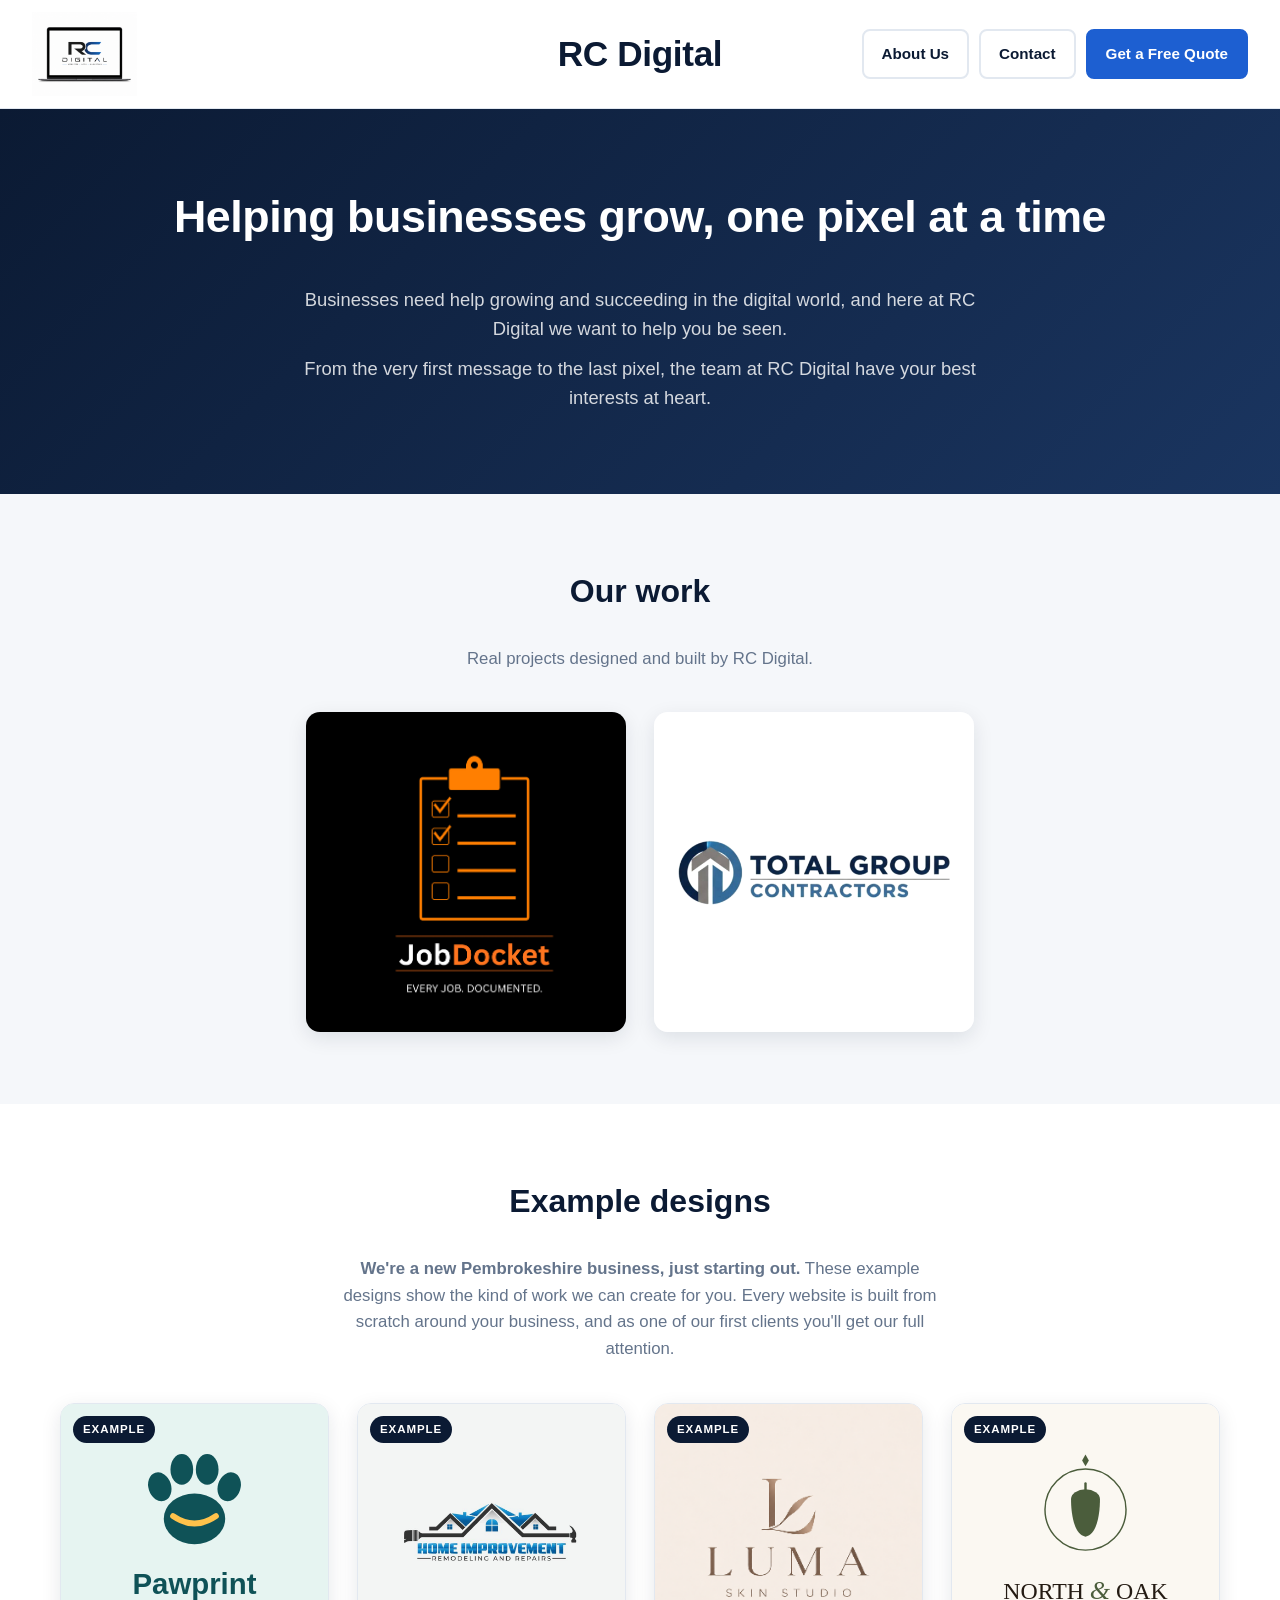
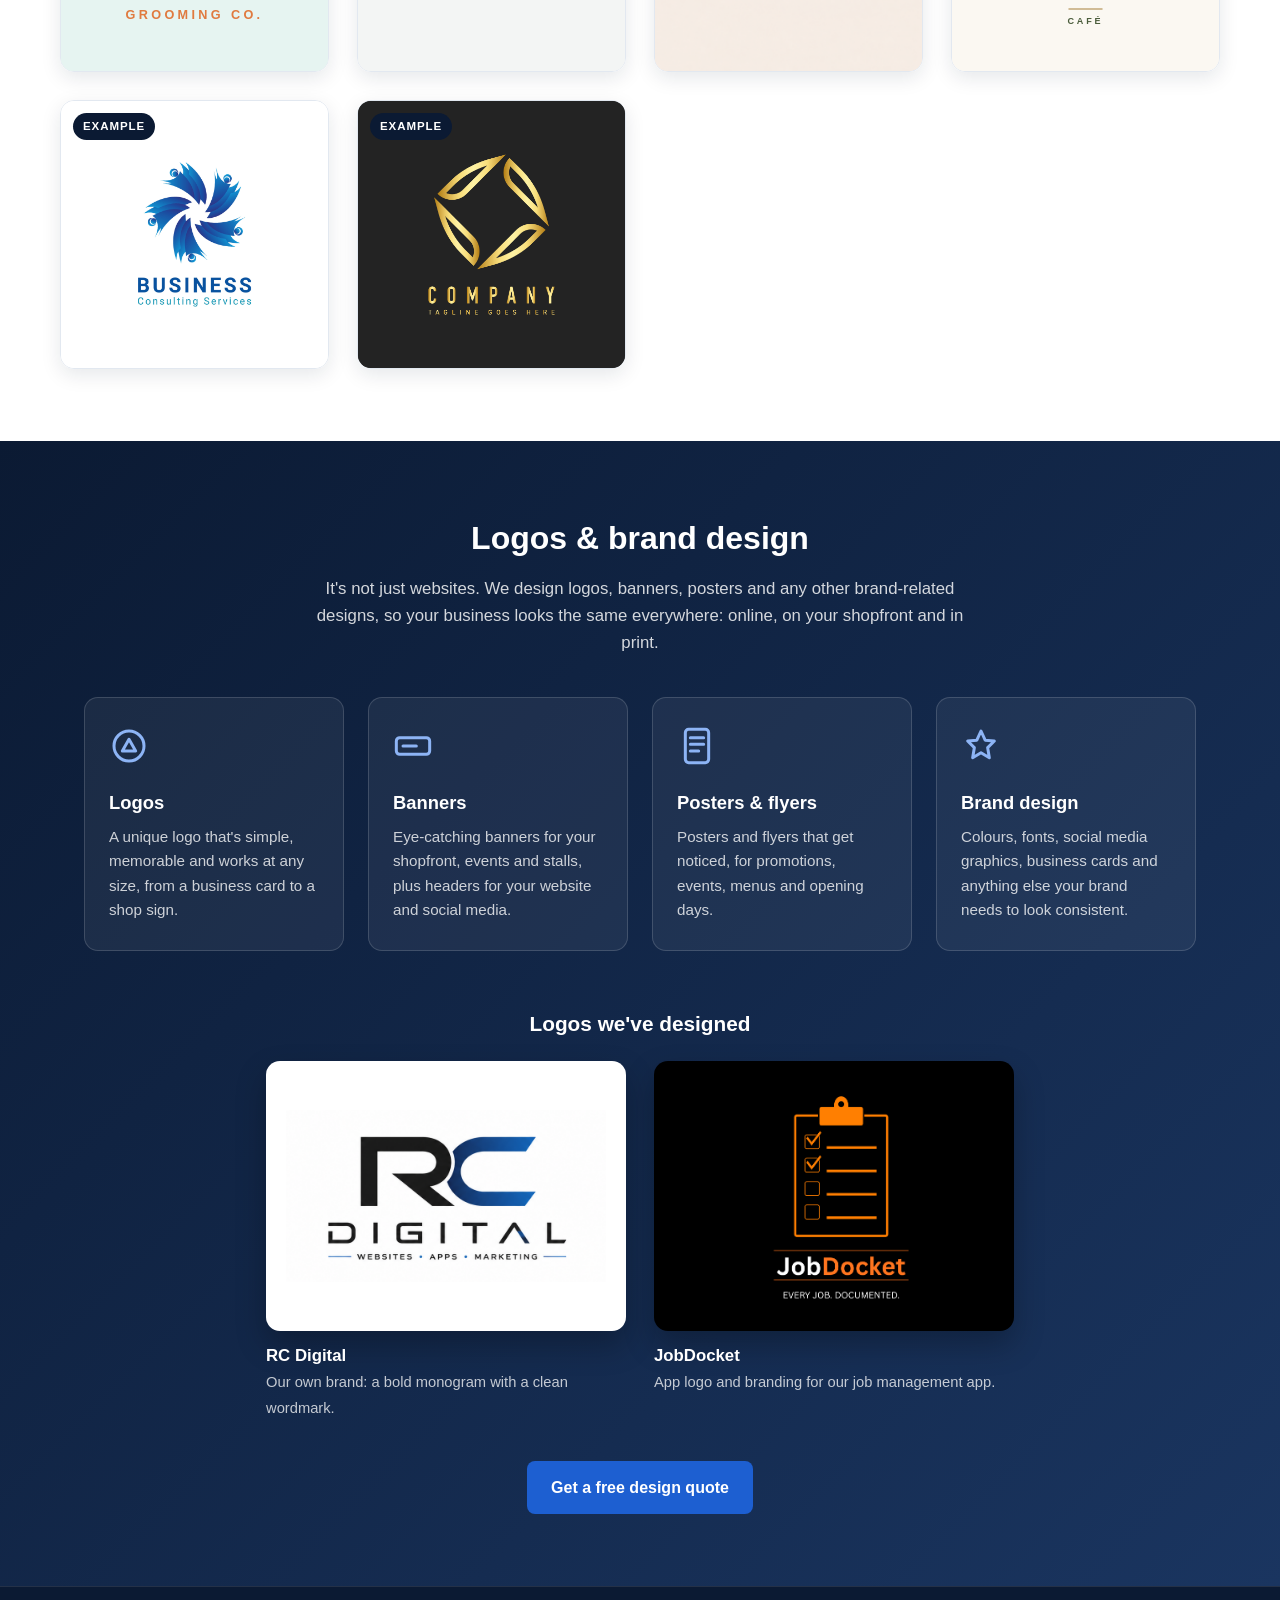
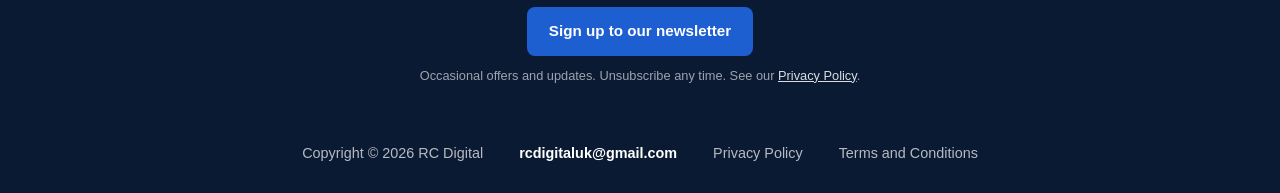
<file: index.html>
<!DOCTYPE html>
<html lang="en">

<head>
    <meta charset="utf-8">
    <meta name="viewport" content="width=device-width, initial-scale=1">

    <title>RC Digital | Websites, Apps &amp; Marketing</title>
    <meta name="description" content="RC Digital designs and builds tailored websites, apps, logos and brand designs for local businesses. Get a free, no-obligation quote.">

<link href="styles.css" rel="stylesheet">
</head>

<body class="indexpage">
   <header>
    <img src="Images/logo.png" alt="RC Digital Logo" class="sitelogo">
    <h1>RC Digital</h1>
    <nav class="site-nav" aria-label="Main">
        <a href="about.html" class="nav-btn">About Us</a>
        <a href="contacts.html" class="nav-btn">Contact</a>
        <a href="contacts.html#enquiry" class="nav-btn primary">Get a Free Quote</a>
    </nav>
   </header>

<div class="hero"><div class="grassing">
    <h2>Helping businesses grow, one pixel at a time</h2>
    </div>

    <div class="contents">
<p class="intro">Businesses need help growing and succeeding in the digital world, and here at RC Digital we want to help you be seen.</p>
<p class="info">From the very first message to the last pixel, the team at RC Digital have your best interests at heart.</p>
</div></div>

<!-- Real projects designed and built by RC Digital -->
<div class="jobgrid" id="work">
    <h2>Our work</h2>
    <p class="section-intro">Real projects designed and built by RC Digital.</p>

    <a href="job1.html" class="job-link">
        <div class="job-card">
            <button class="job1">Job Docket App</button>
            <div class="job-overlay">
                <h3>Job Docket App</h3>
                <p>An app we designed and built to take the paperwork out of the trades: jobs, photos, receipts, invoices and profit in one place.</p>
            </div>
        </div>
    </a>

    <a href="total-group.html" class="job-link">
        <div class="job-card">
            <button class="job7">Total Group Contractors</button>
            <div class="job-overlay">
                <h3>Total Group Contractors Website</h3>
                <p>A multi-page website for a general and residential construction company, with a project log and quote request form.</p>
            </div>
        </div>
    </a>
</div>

<!-- Example designs: show what clients could get -->
<div class="jobgrid examplegrid" id="examples">
    <h2>Example designs</h2>
    <p class="section-intro"><strong>We're a new Pembrokeshire business, just starting out.</strong> These example designs show the kind of work we can create for you. Every website is built from scratch around your business, and as one of our first clients you'll get our full attention.</p>

    <a href="example-dog-grooming.html" class="job-link">
        <div class="job-card">
            <button class="job8">Dog grooming example</button>
            <span class="example-tag">Example</span>
            <div class="job-overlay">
                <h3>Dog Groomers</h3>
                <p>Prices, gallery, booking enquiries and opening hours. Click to see the full example site.</p>
            </div>
        </div>
    </a>

    <a href="job2.html" class="job-link">
        <div class="job-card">
            <button class="job2">Trades and home services example</button>
            <span class="example-tag">Example</span>
            <div class="job-overlay">
                <h3>Trades &amp; Home Services</h3>
                <p>A professional website that wins you quotes and new jobs. Tailored to your trade.</p>
            </div>
        </div>
    </a>

    <a href="job3.html" class="job-link">
        <div class="job-card">
            <button class="job3">Beauty and aesthetics example</button>
            <span class="example-tag">Example</span>
            <div class="job-overlay">
                <h3>Beauty &amp; Aesthetics</h3>
                <p>An elegant site to show off your treatments and results. Tailored to your brand.</p>
            </div>
        </div>
    </a>

    <a href="job4.html" class="job-link">
        <div class="job-card">
            <button class="job4">Cafe and hospitality example</button>
            <span class="example-tag">Example</span>
            <div class="job-overlay">
                <h3>Cafés &amp; Hospitality</h3>
                <p>A warm, welcoming site with your menu, hours and events. Tailored to your venue.</p>
            </div>
        </div>
    </a>

    <a href="job5.html" class="job-link">
        <div class="job-card">
            <button class="job5">New business launch example</button>
            <span class="example-tag">Example</span>
            <div class="job-overlay">
                <h3>New Business Launch</h3>
                <p>Just starting out? Get online quickly with a clean, professional site.</p>
            </div>
        </div>
    </a>

    <a href="job6.html" class="job-link">
        <div class="job-card">
            <button class="job6">Professional services example</button>
            <span class="example-tag">Example</span>
            <div class="job-overlay">
                <h3>Professional Services</h3>
                <p>A polished site that explains what you do and builds trust with new clients.</p>
            </div>
        </div>
    </a>
</div>

<!-- Branding and design services -->
<section class="branding" id="branding">
    <div class="container">
        <h2>Logos &amp; brand design</h2>
        <p class="section-intro">It's not just websites. We design logos, banners, posters and any other brand-related designs, so your business looks the same everywhere: online, on your shopfront and in print.</p>

        <div class="brand-grid">
            <div class="brand-card">
                <svg class="brand-icon" viewBox="0 0 24 24" aria-hidden="true"><circle cx="12" cy="12" r="9"/><path d="M8 15l4-7 4 7z"/></svg>
                <h3>Logos</h3>
                <p>A unique logo that's simple, memorable and works at any size, from a business card to a shop sign.</p>
            </div>
            <div class="brand-card">
                <svg class="brand-icon" viewBox="0 0 24 24" aria-hidden="true"><rect x="2" y="7" width="20" height="10" rx="2"/><path d="M6 12h8"/></svg>
                <h3>Banners</h3>
                <p>Eye-catching banners for your shopfront, events and stalls, plus headers for your website and social media.</p>
            </div>
            <div class="brand-card">
                <svg class="brand-icon" viewBox="0 0 24 24" aria-hidden="true"><rect x="5" y="2" width="14" height="20" rx="2"/><path d="M8 7h8M8 11h8M8 15h5"/></svg>
                <h3>Posters &amp; flyers</h3>
                <p>Posters and flyers that get noticed, for promotions, events, menus and opening days.</p>
            </div>
            <div class="brand-card">
                <svg class="brand-icon" viewBox="0 0 24 24" aria-hidden="true"><path d="M12 3l2.5 5.5L20 9l-4 4 1 6-5-3-5 3 1-6-4-4 5.5-.5z"/></svg>
                <h3>Brand design</h3>
                <p>Colours, fonts, social media graphics, business cards and anything else your brand needs to look consistent.</p>
            </div>
        </div>

        <h3 class="logo-work-heading">Logos we've designed</h3>
        <div class="logo-work">
            <figure class="logo-tile">
                <div class="logo-frame logo-frame-light">
                    <img src="Images/rcdigital-logo.png" alt="RC Digital logo" loading="lazy">
                </div>
                <figcaption><strong>RC Digital</strong><span>Our own brand: a bold monogram with a clean wordmark.</span></figcaption>
            </figure>
            <figure class="logo-tile">
                <div class="logo-frame logo-frame-dark">
                    <img src="Images/jobdocketlogo.png" alt="JobDocket logo" loading="lazy">
                </div>
                <figcaption><strong>JobDocket</strong><span>App logo and branding for our job management app.</span></figcaption>
            </figure>
        </div>

        <div class="brand-cta">
            <a href="contacts.html" class="cta-link">Get a free design quote</a>
        </div>
    </div>
</section>

<!-- bottom of the page - Do not add anything below this unless it needs to be on footer -->
<div class="buttons">
    <a class="button2" href="mailto:rcdigitaluk@gmail.com?subject=Newsletter%20sign-up&amp;body=Hi%20RC%20Digital%2C%0A%0APlease%20add%20me%20to%20your%20newsletter%20for%20offers%20and%20updates.%20I%20understand%20I%20can%20unsubscribe%20at%20any%20time.%0A%0AName%3A%20%0ABusiness%20(optional)%3A%20">Sign up to our newsletter</a>
    <p class="newsletter-note">Occasional offers and updates. Unsubscribe any time. See our <a href="privacy.html">Privacy Policy</a>.</p>
</div>
<footer class="footer">
    <p>Copyright © 2026 RC Digital</p>
    <p><a class="footer-email" href="mailto:rcdigitaluk@gmail.com">rcdigitaluk@gmail.com</a></p>
    <p><a class="privpolicy" href="privacy.html">Privacy Policy</a></p>
    <p><a class="terms" href="terms.html">Terms and Conditions</a></p>
</footer>
</body>
</html>
</file>
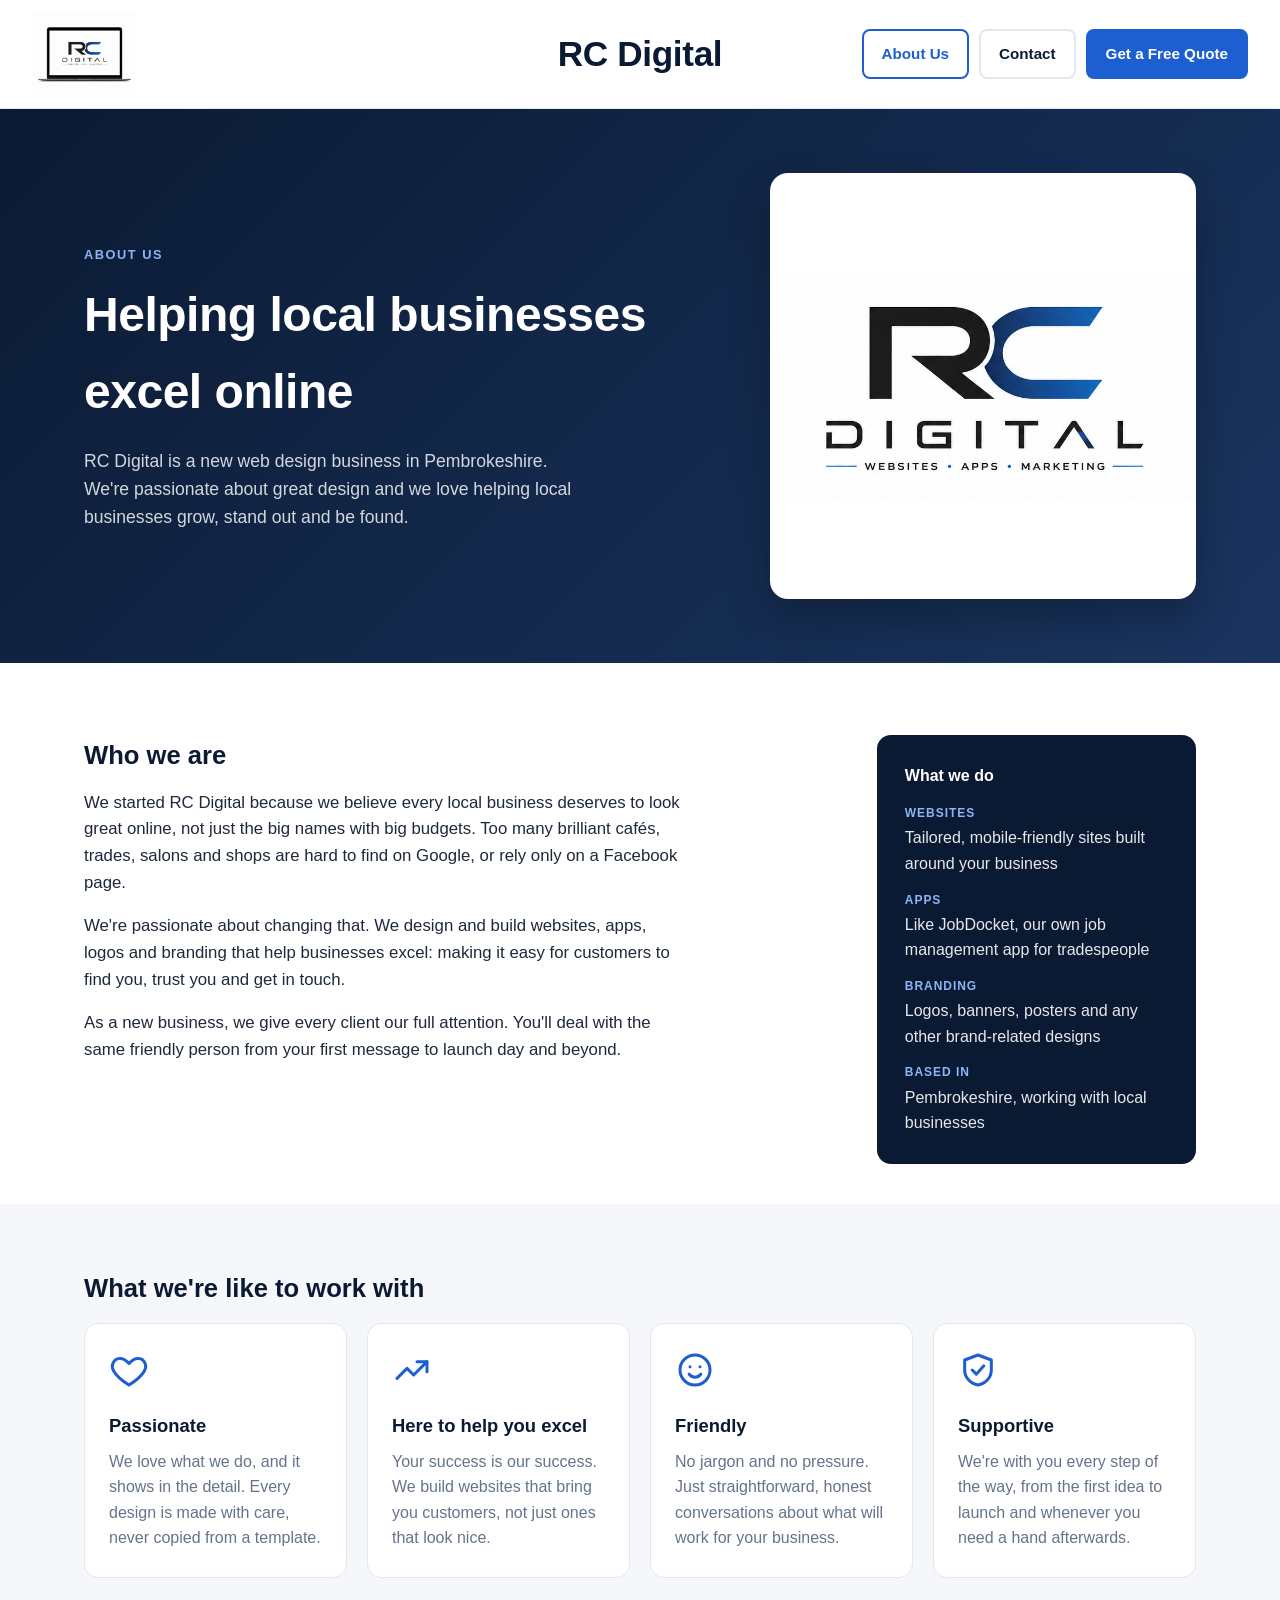
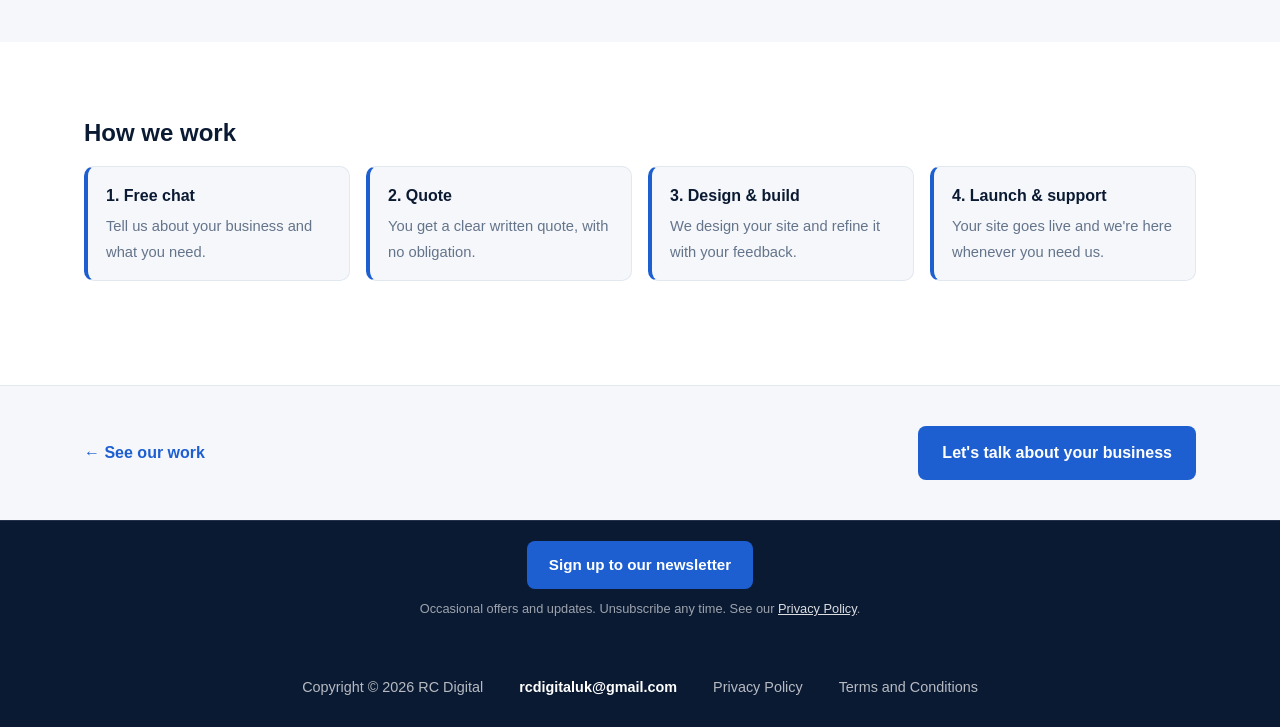
<file: about.html>
<!DOCTYPE html>
<html lang="en">
<head>
    <meta charset="utf-8">
    <meta name="viewport" content="width=device-width, initial-scale=1">
    <title>About Us | RC Digital</title>
    <meta name="description" content="RC Digital is a friendly, passionate web design business in Pembrokeshire, here to help local businesses excel online.">
    <link href="styles.css" rel="stylesheet">
</head>

<body>
<header>
    <a href="index.html"><img src="Images/logo.png" alt="RC Digital Logo" class="sitelogo"></a>
    <h1>RC Digital</h1>
    <nav class="site-nav" aria-label="Main">
        <a href="about.html" class="nav-btn" aria-current="page">About Us</a>
        <a href="contacts.html" class="nav-btn">Contact</a>
        <a href="contacts.html#enquiry" class="nav-btn primary">Get a Free Quote</a>
    </nav>
</header>

<section class="job-hero">
    <div class="container">
        <div>
            <span class="eyebrow">About us</span>
            <h2>Helping local businesses excel online</h2>
            <p>RC Digital is a new web design business in Pembrokeshire. We're passionate about great design and we love helping local businesses grow, stand out and be found.</p>
        </div>
        <div class="job-logo" style="background-image:url(Images/rcdigital-logo.png); --logo-bg:#FFFFFF;" role="img" aria-label="RC Digital logo"></div>
    </div>
</section>

<section class="about-story">
    <div class="container">
        <div>
            <h3>Who we are</h3>
            <p>We started RC Digital because we believe every local business deserves to look great online, not just the big names with big budgets. Too many brilliant cafés, trades, salons and shops are hard to find on Google, or rely only on a Facebook page.</p>
            <p>We're passionate about changing that. We design and build websites, apps, logos and branding that help businesses excel: making it easy for customers to find you, trust you and get in touch.</p>
            <p>As a new business, we give every client our full attention. You'll deal with the same friendly person from your first message to launch day and beyond.</p>
        </div>
        <aside class="project-facts">
            <h4>What we do</h4>
            <dl>
                <div><dt>Websites</dt><dd>Tailored, mobile-friendly sites built around your business</dd></div>
                <div><dt>Apps</dt><dd>Like JobDocket, our own job management app for tradespeople</dd></div>
                <div><dt>Branding</dt><dd>Logos, banners, posters and any other brand-related designs</dd></div>
                <div><dt>Based in</dt><dd>Pembrokeshire, working with local businesses</dd></div>
            </dl>
        </aside>
    </div>
</section>

<section class="about-values">
    <div class="container">
        <h3>What we're like to work with</h3>
        <div class="values-grid">
            <div class="value-card">
                <svg class="brand-icon" viewBox="0 0 24 24" aria-hidden="true"><path d="M12 21s-7-4.4-9.3-8.6C1 9.3 2.6 5.5 6.2 5.1 8.4 4.8 10 6 12 8c2-2 3.6-3.2 5.8-2.9 3.6.4 5.2 4.2 3.5 7.3C19 16.6 12 21 12 21z"/></svg>
                <h4>Passionate</h4>
                <p>We love what we do, and it shows in the detail. Every design is made with care, never copied from a template.</p>
            </div>
            <div class="value-card">
                <svg class="brand-icon" viewBox="0 0 24 24" aria-hidden="true"><path d="M3 17l6-6 4 4 8-8"/><path d="M15 7h6v6"/></svg>
                <h4>Here to help you excel</h4>
                <p>Your success is our success. We build websites that bring you customers, not just ones that look nice.</p>
            </div>
            <div class="value-card">
                <svg class="brand-icon" viewBox="0 0 24 24" aria-hidden="true"><circle cx="12" cy="12" r="9"/><path d="M8.5 14.5c1 1.2 2.2 1.8 3.5 1.8s2.5-.6 3.5-1.8"/><path d="M9 10h.01M15 10h.01"/></svg>
                <h4>Friendly</h4>
                <p>No jargon and no pressure. Just straightforward, honest conversations about what will work for your business.</p>
            </div>
            <div class="value-card">
                <svg class="brand-icon" viewBox="0 0 24 24" aria-hidden="true"><path d="M12 3l8 3v6c0 4.5-3.4 8.2-8 9-4.6-.8-8-4.5-8-9V6z"/><path d="M8.5 12l2.5 2.5 4.5-5"/></svg>
                <h4>Supportive</h4>
                <p>We're with you every step of the way, from the first idea to launch and whenever you need a hand afterwards.</p>
            </div>
        </div>
    </div>
</section>

<section class="job-body">
    <div class="container about-steps">
        <div>
            <h3>How we work</h3>
            <ul class="feature-list">
                <li><strong>1. Free chat</strong><span>Tell us about your business and what you need.</span></li>
                <li><strong>2. Quote</strong><span>You get a clear written quote, with no obligation.</span></li>
                <li><strong>3. Design &amp; build</strong><span>We design your site and refine it with your feedback.</span></li>
                <li><strong>4. Launch &amp; support</strong><span>Your site goes live and we're here whenever you need us.</span></li>
            </ul>
        </div>
    </div>
</section>

<section class="job-nav">
    <div class="container">
        <a href="index.html#work" class="back-link">&larr; See our work</a>
        <a href="contacts.html" class="cta-link">Let's talk about your business</a>
    </div>
</section>

<div class="buttons">
    <a class="button2" href="mailto:rcdigitaluk@gmail.com?subject=Newsletter%20sign-up&amp;body=Hi%20RC%20Digital%2C%0A%0APlease%20add%20me%20to%20your%20newsletter%20for%20offers%20and%20updates.%20I%20understand%20I%20can%20unsubscribe%20at%20any%20time.%0A%0AName%3A%20%0ABusiness%20(optional)%3A%20">Sign up to our newsletter</a>
    <p class="newsletter-note">Occasional offers and updates. Unsubscribe any time. See our <a href="privacy.html">Privacy Policy</a>.</p>
</div>
<footer class="footer">
    <p>Copyright © 2026 RC Digital</p>
    <p><a class="footer-email" href="mailto:rcdigitaluk@gmail.com">rcdigitaluk@gmail.com</a></p>
    <p><a class="privpolicy" href="privacy.html">Privacy Policy</a></p>
    <p><a class="terms" href="terms.html">Terms and Conditions</a></p>
</footer>
</body>
</html>
</file>
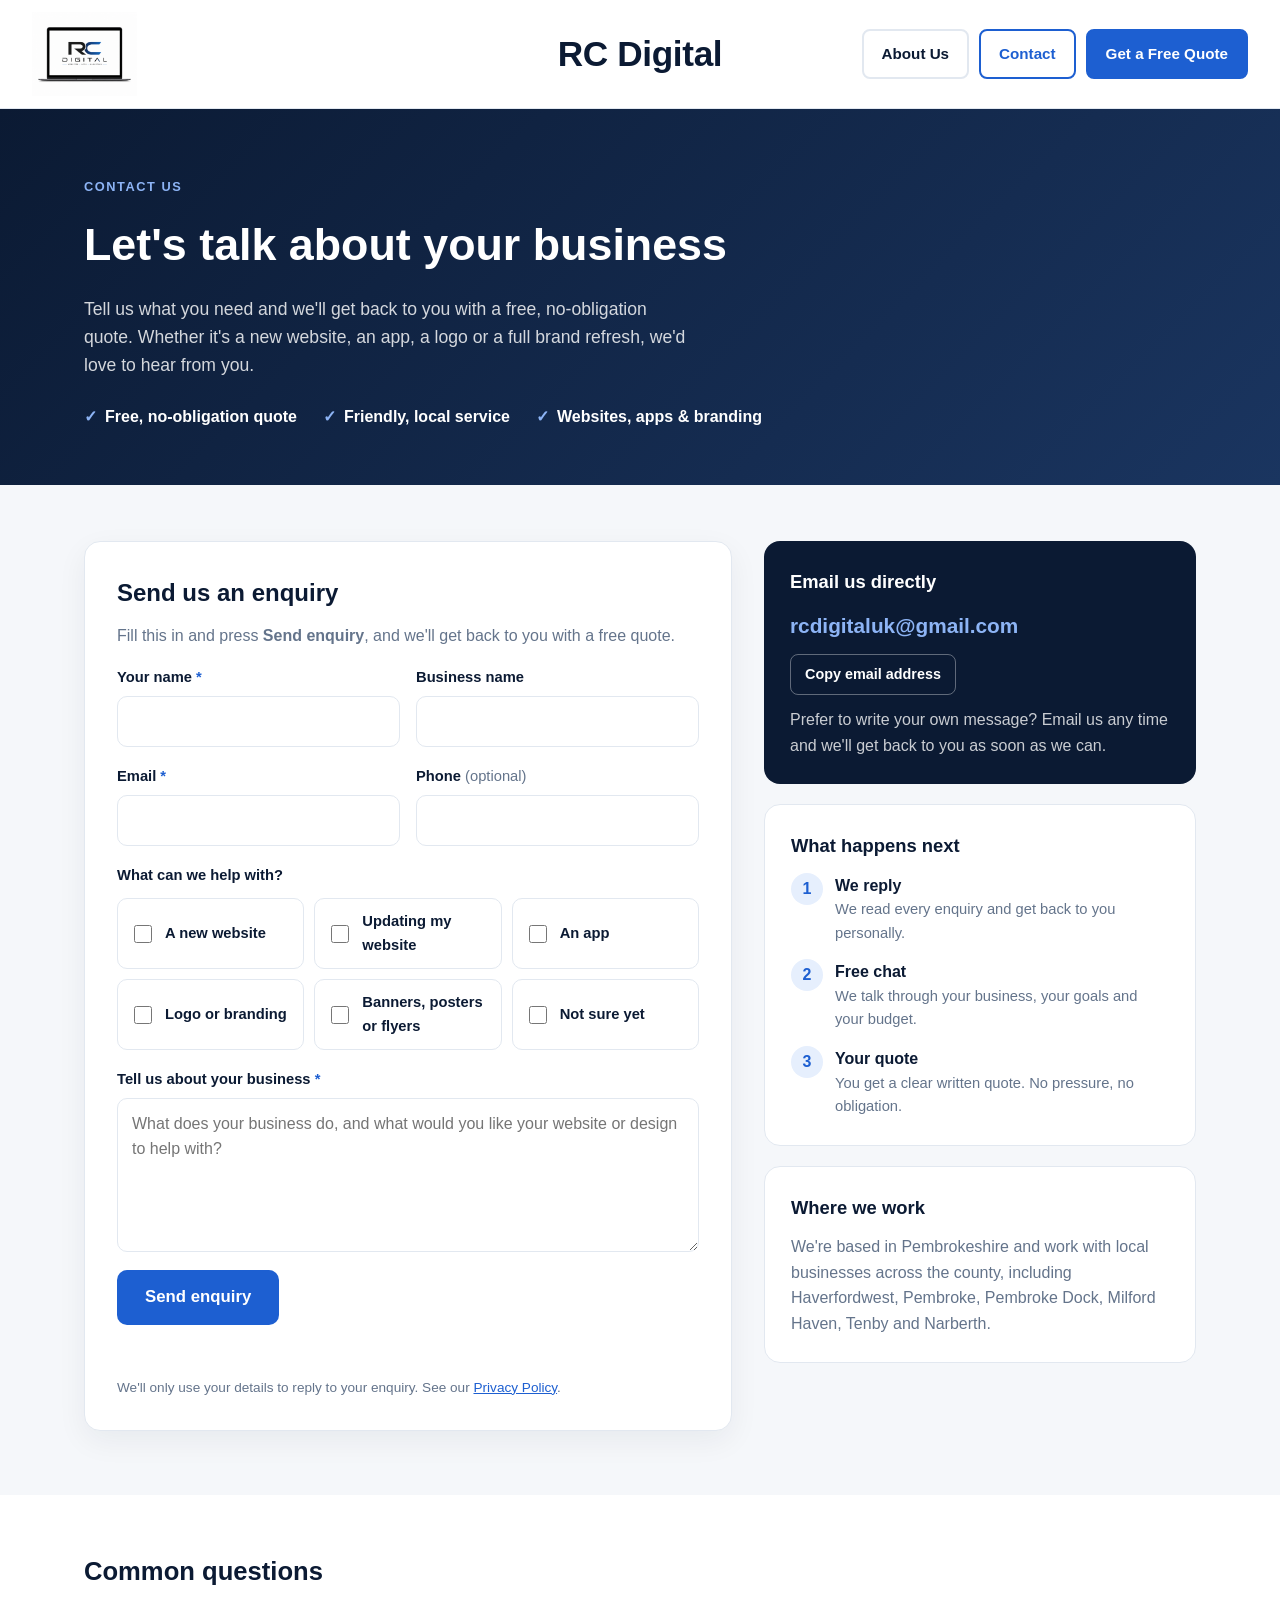
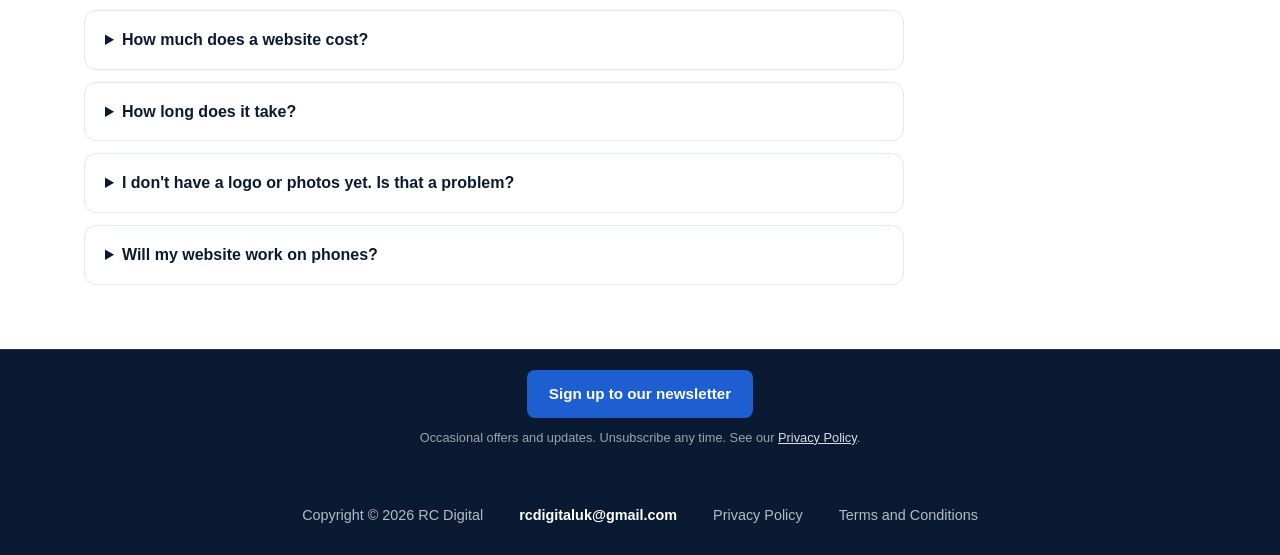
<file: contacts.html>
<!DOCTYPE html>
<html lang="en">
<head>
    <meta charset="utf-8">
    <meta name="viewport" content="width=device-width, initial-scale=1">
    <title>Contact Us | RC Digital</title>
    <meta name="description" content="Get a free, no-obligation quote from RC Digital for a website, app, logo or branding for your Pembrokeshire business.">
    <link href="styles.css" rel="stylesheet">
</head>

<body>
<header>
    <a href="index.html"><img src="Images/logo.png" alt="RC Digital Logo" class="sitelogo"></a>
    <h1>RC Digital</h1>
    <nav class="site-nav" aria-label="Main">
        <a href="about.html" class="nav-btn">About Us</a>
        <a href="contacts.html" class="nav-btn" aria-current="page">Contact</a>
        <a href="contacts.html#enquiry" class="nav-btn primary">Get a Free Quote</a>
    </nav>
</header>

<section class="contact-hero">
    <div class="container">
        <span class="eyebrow">Contact us</span>
        <h2>Let's talk about your business</h2>
        <p>Tell us what you need and we'll get back to you with a free, no-obligation quote. Whether it's a new website, an app, a logo or a full brand refresh, we'd love to hear from you.</p>
        <ul class="trust-list">
            <li>Free, no-obligation quote</li>
            <li>Friendly, local service</li>
            <li>Websites, apps &amp; branding</li>
        </ul>
    </div>
</section>

<section class="contact-main">
    <div class="container">
        <form class="enquiry-form" id="enquiry" novalidate>
            <h3>Send us an enquiry</h3>
            <p class="form-intro">Fill this in and press <strong>Send enquiry</strong>, and we'll get back to you with a free quote.</p>

            <div class="form-row">
                <label for="f-name"><span class="label-text">Your name <span class="req">*</span></span>
                    <input id="f-name" name="name" type="text" autocomplete="name" required>
                </label>
                <label for="f-business"><span class="label-text">Business name</span>
                    <input id="f-business" name="business" type="text" autocomplete="organization">
                </label>
            </div>
            <div class="form-row">
                <label for="f-email"><span class="label-text">Email <span class="req">*</span></span>
                    <input id="f-email" name="email" type="email" autocomplete="email" required>
                </label>
                <label for="f-phone"><span class="label-text">Phone <span class="optional">(optional)</span></span>
                    <input id="f-phone" name="phone" type="tel" autocomplete="tel">
                </label>
            </div>

            <fieldset>
                <legend>What can we help with?</legend>
                <div class="choice-grid">
                    <label class="choice"><input type="checkbox" name="need" value="A new website"> <span>A new website</span></label>
                    <label class="choice"><input type="checkbox" name="need" value="Updating my website"> <span>Updating my website</span></label>
                    <label class="choice"><input type="checkbox" name="need" value="An app"> <span>An app</span></label>
                    <label class="choice"><input type="checkbox" name="need" value="Logo or branding"> <span>Logo or branding</span></label>
                    <label class="choice"><input type="checkbox" name="need" value="Banners, posters or flyers"> <span>Banners, posters or flyers</span></label>
                    <label class="choice"><input type="checkbox" name="need" value="Not sure yet"> <span>Not sure yet</span></label>
                </div>
            </fieldset>

            <label for="f-message"><span class="label-text">Tell us about your business <span class="req">*</span></span>
                <textarea id="f-message" name="message" rows="5" placeholder="What does your business do, and what would you like your website or design to help with?" required></textarea>
            </label>

            <!-- Spam trap: hidden from people, bots fill it in -->
            <div class="hp-field" aria-hidden="true">
                <label for="f-website">Leave this empty<input id="f-website" name="website" type="text" tabindex="-1" autocomplete="off"></label>
            </div>

            <button type="submit" class="submit-btn">Send enquiry</button>
            <p class="form-status" id="form-status" role="status" aria-live="polite"></p>
            <p class="form-small">We'll only use your details to reply to your enquiry. See our <a href="privacy.html">Privacy Policy</a>.</p>
        </form>

        <aside class="contact-side">
            <div class="contact-card">
                <h3>Email us directly</h3>
                <a class="email-link" href="mailto:rcdigitaluk@gmail.com?subject=Website%20enquiry">rcdigitaluk@gmail.com</a>
                <button type="button" class="copy-btn" id="copy-email">Copy email address</button>
                <p>Prefer to write your own message? Email us any time and we'll get back to you as soon as we can.</p>
            </div>

            <div class="contact-card light">
                <h3>What happens next</h3>
                <ol class="next-steps">
                    <li><strong>We reply</strong><span>We read every enquiry and get back to you personally.</span></li>
                    <li><strong>Free chat</strong><span>We talk through your business, your goals and your budget.</span></li>
                    <li><strong>Your quote</strong><span>You get a clear written quote. No pressure, no obligation.</span></li>
                </ol>
            </div>

            <div class="contact-card light">
                <h3>Where we work</h3>
                <p>We're based in Pembrokeshire and work with local businesses across the county, including Haverfordwest, Pembroke, Pembroke Dock, Milford Haven, Tenby and Narberth.</p>
            </div>
        </aside>
    </div>
</section>

<section class="contact-faq">
    <div class="container">
        <h3>Common questions</h3>
        <div class="faq-list">
            <details>
                <summary>How much does a website cost?</summary>
                <p>Every business is different, so every project is quoted individually. Tell us what you need and we'll send you a clear, free quote with no obligation.</p>
            </details>
            <details>
                <summary>How long does it take?</summary>
                <p>It depends on the size of the project. Simple sites can be ready quickly, and we'll agree a timeline with you before any work starts.</p>
            </details>
            <details>
                <summary>I don't have a logo or photos yet. Is that a problem?</summary>
                <p>Not at all. We can design your logo and branding too, and help you choose photos that show your business at its best.</p>
            </details>
            <details>
                <summary>Will my website work on phones?</summary>
                <p>Yes. Every website we build is designed to look great and load quickly on phones, tablets and computers.</p>
            </details>
        </div>
    </div>
</section>

<!-- below is the footer, only add what is needed for the footer -->
<div class="buttons">
    <a class="button2" href="mailto:rcdigitaluk@gmail.com?subject=Newsletter%20sign-up&amp;body=Hi%20RC%20Digital%2C%0A%0APlease%20add%20me%20to%20your%20newsletter%20for%20offers%20and%20updates.%20I%20understand%20I%20can%20unsubscribe%20at%20any%20time.%0A%0AName%3A%20%0ABusiness%20(optional)%3A%20">Sign up to our newsletter</a>
    <p class="newsletter-note">Occasional offers and updates. Unsubscribe any time. See our <a href="privacy.html">Privacy Policy</a>.</p>
</div>
<footer class="footer">
    <p>Copyright © 2026 RC Digital</p>
    <p><a class="footer-email" href="mailto:rcdigitaluk@gmail.com">rcdigitaluk@gmail.com</a></p>
    <p><a class="privpolicy" href="privacy.html">Privacy Policy</a></p>
    <p><a class="terms" href="terms.html">Terms and Conditions</a></p>
</footer>

<script>
(function () {
    var EMAIL = 'rcdigitaluk@gmail.com';
    var form = document.getElementById('enquiry');
    var status = document.getElementById('form-status');

    function val(id) { return document.getElementById(id).value.trim(); }

    form.addEventListener('submit', function (e) {
        e.preventDefault();
        var name = val('f-name'), email = val('f-email'), message = val('f-message');
        var missing = [];
        if (!name) missing.push('your name');
        if (!email || email.indexOf('@') === -1) missing.push('a valid email');
        if (!message) missing.push('a few words about your business');
        if (missing.length) {
            status.className = 'form-status error';
            status.textContent = 'Please add ' + missing.join(', ') + '.';
            return;
        }
        var needs = Array.prototype.map.call(form.querySelectorAll('input[name="need"]:checked'), function (c) { return c.value; });
        var business = val('f-business'), phone = val('f-phone');

        // Fallback: open the visitor's email app with the enquiry filled in.
        function openEmailApp() {
            var subject = 'Website enquiry' + (business ? ' from ' + business : ' from ' + name);
            var body = [
                'Name: ' + name,
                'Business: ' + (business || '-'),
                'Email: ' + email,
                'Phone: ' + (phone || '-'),
                'Interested in: ' + (needs.length ? needs.join(', ') : '-'),
                '',
                message
            ].join('\n');
            window.location.href = 'mailto:' + EMAIL + '?subject=' + encodeURIComponent(subject) + '&body=' + encodeURIComponent(body);
            status.className = 'form-status ok';
            status.textContent = 'Your email app should now be open with your enquiry ready. Just press send. If nothing opened, email us at ' + EMAIL + '.';
        }

        // Send through the website (Resend). While that's switched off, the server
        // answers "not_configured" and we fall back to the email app.
        var btn = form.querySelector('.submit-btn');
        btn.disabled = true; btn.textContent = 'Sending...';
        status.className = 'form-status'; status.textContent = '';
        fetch('/api/contact', {
            method: 'POST',
            headers: { 'Content-Type': 'application/json' },
            body: JSON.stringify({ name: name, business: business, email: email, phone: phone, needs: needs, message: message, website: val('f-website') })
        }).then(function (r) {
            return r.json().catch(function () { return {}; }).then(function (data) { return { status: r.status, data: data }; });
        }).then(function (res) {
            if (res.status === 200 && res.data.ok) {
                form.reset();
                status.className = 'form-status ok';
                status.textContent = 'Thanks ' + name + ', your message has been sent. We\'ll get back to you as soon as we can.';
            } else if (res.status === 400) {
                status.className = 'form-status error';
                status.textContent = res.data.message || 'Please check your details and try again.';
            } else if (res.status === 503 || res.status === 404 || res.status === 405) {
                openEmailApp();
            } else {
                status.className = 'form-status error';
                status.textContent = 'Sorry, your message could not be sent just now. Please email us at ' + EMAIL + '.';
            }
        }).catch(function () {
            openEmailApp();
        }).then(function () {
            btn.disabled = false; btn.textContent = 'Send enquiry';
        });
    });

    document.getElementById('copy-email').addEventListener('click', function () {
        var btn = this;
        function done(msg) { btn.textContent = msg; setTimeout(function () { btn.textContent = 'Copy email address'; }, 2000); }
        if (navigator.clipboard && navigator.clipboard.writeText) {
            navigator.clipboard.writeText(EMAIL).then(function () { done('Copied!'); }, function () { done(EMAIL); });
        } else { done(EMAIL); }
    });
})();
</script>
</body>
</html>
</file>
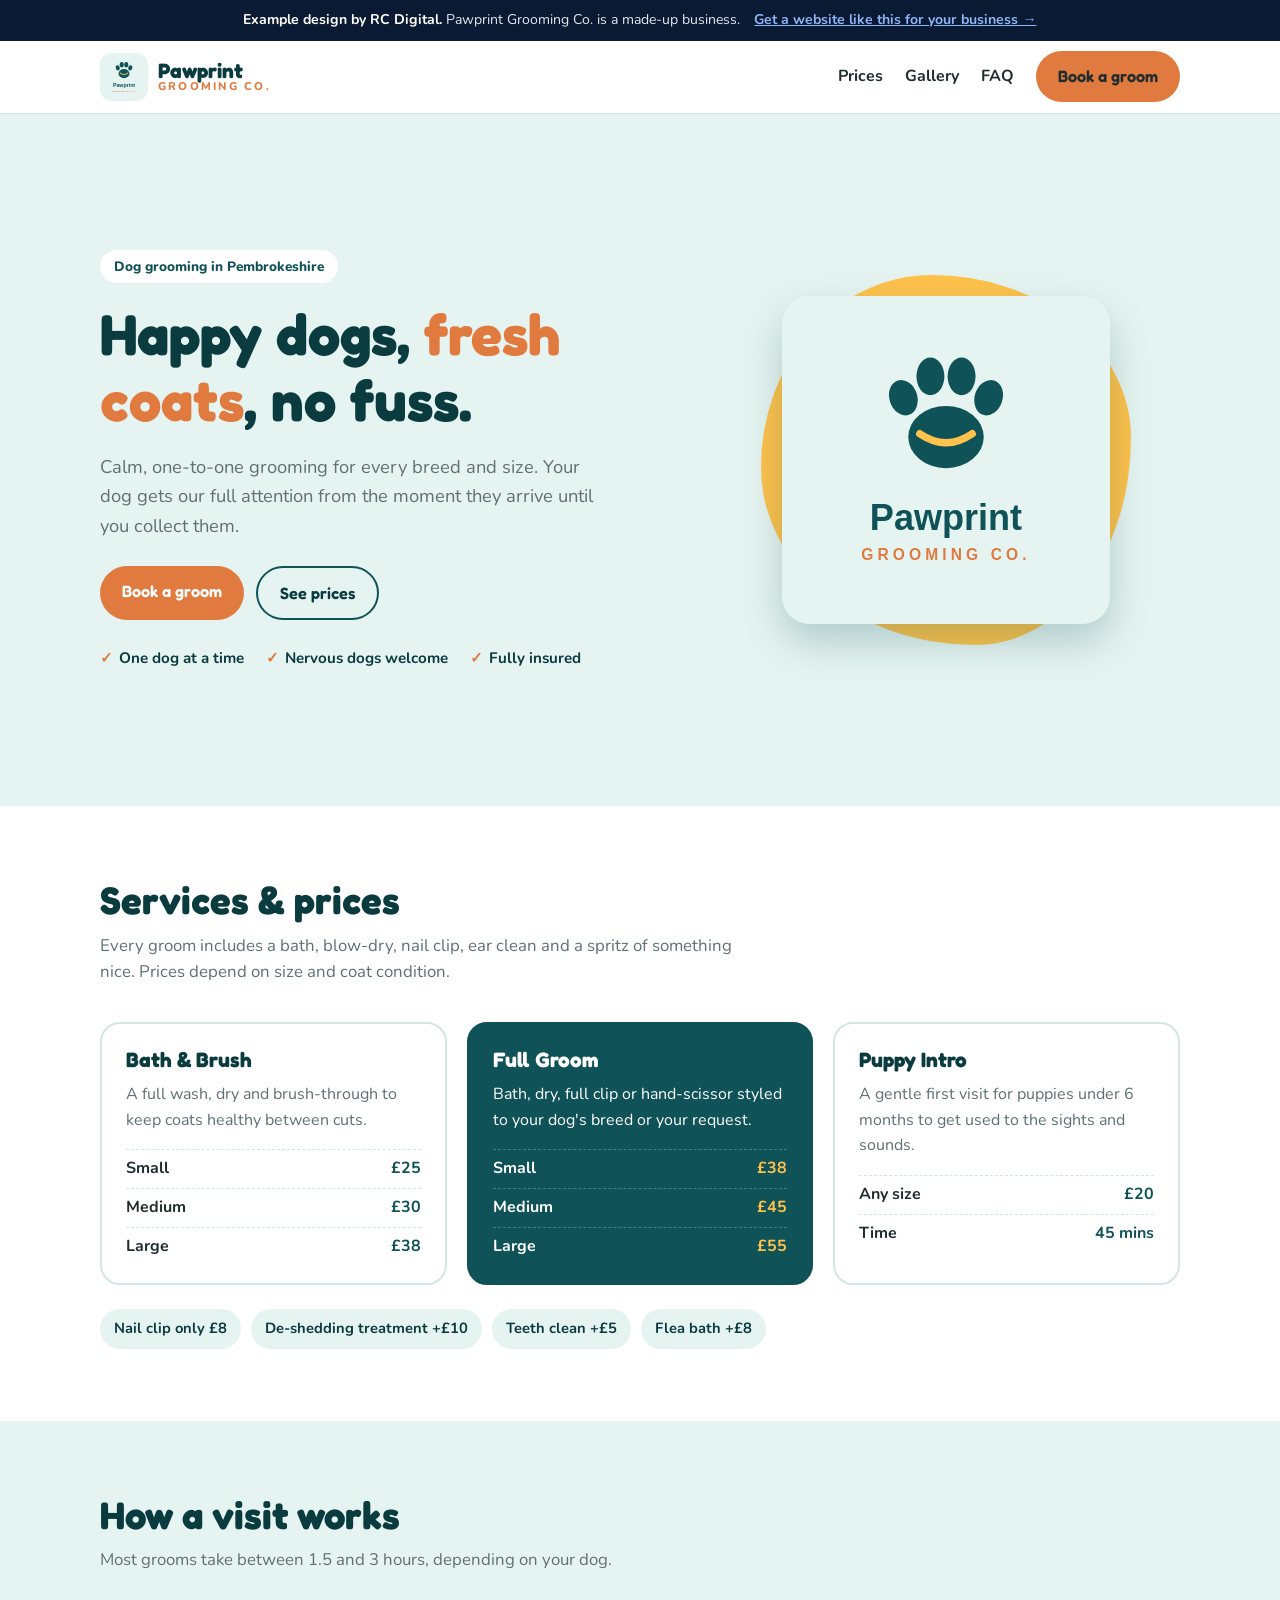
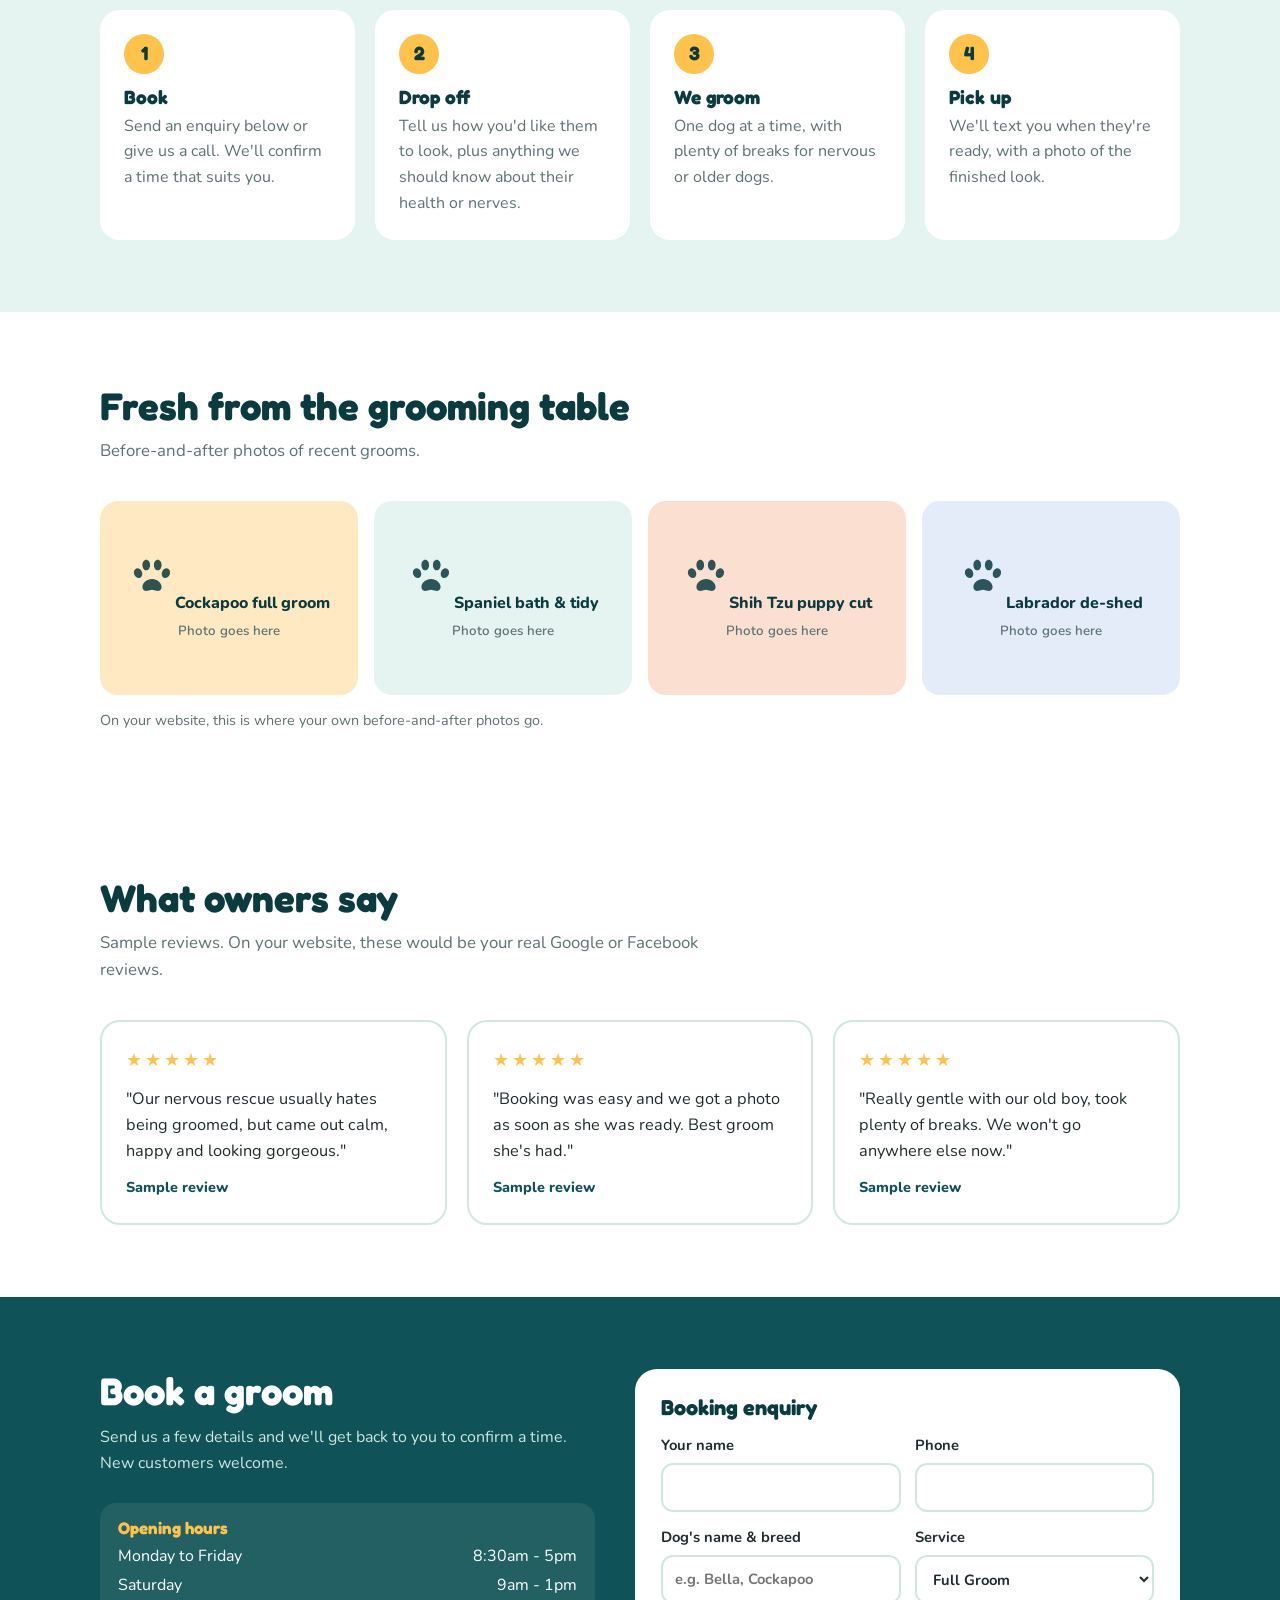
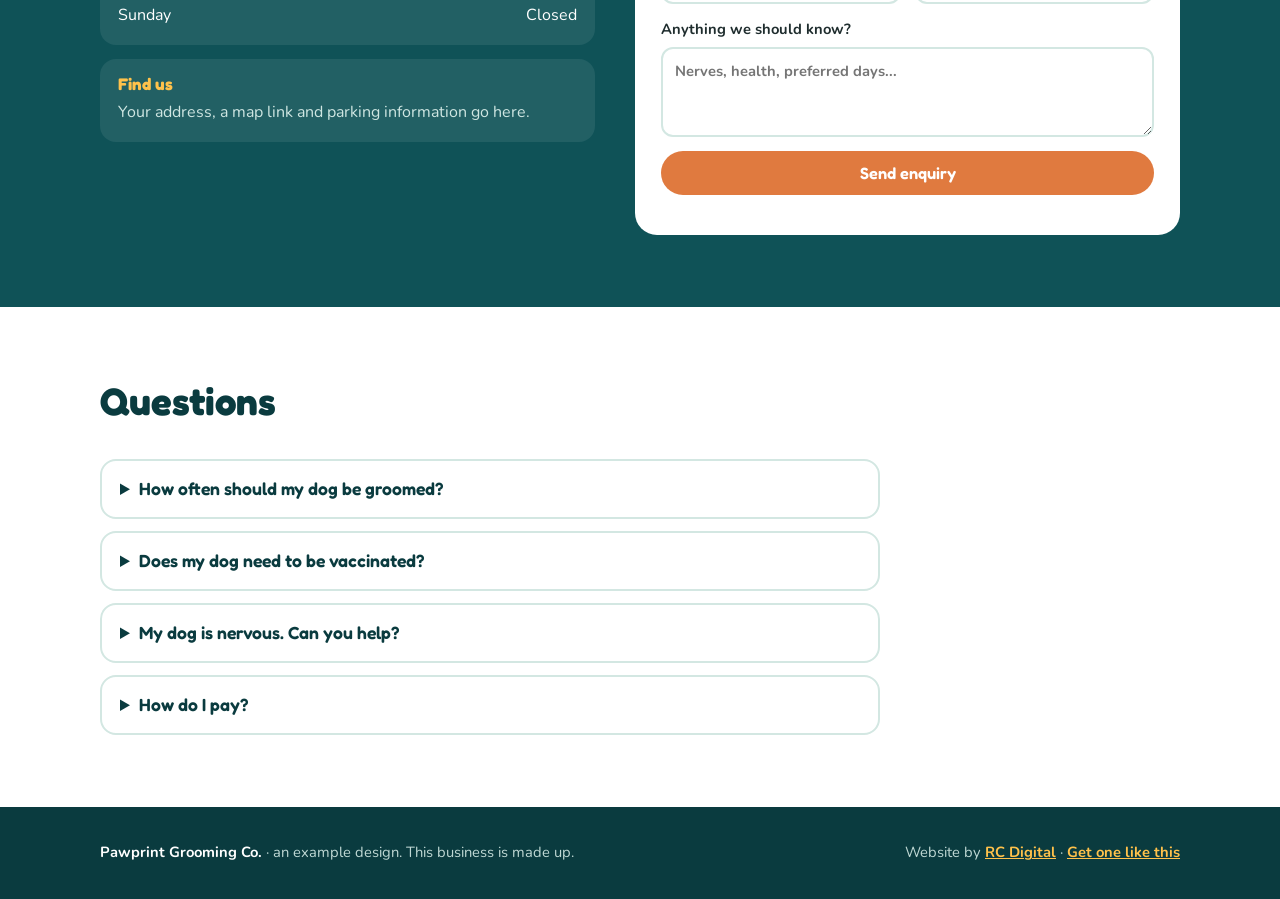
<file: example-dog-grooming.html>
<!DOCTYPE html>
<html lang="en">
<head>
<meta charset="utf-8">
<meta name="viewport" content="width=device-width, initial-scale=1">
<title>Pawprint Grooming Co. | Example design by RC Digital</title>
<meta name="description" content="An example dog grooming website designed by RC Digital: services and prices, gallery, booking enquiries and opening hours.">
<link rel="preconnect" href="https://fonts.googleapis.com">
<link rel="preconnect" href="https://fonts.gstatic.com" crossorigin>
<link href="https://fonts.googleapis.com/css2?family=Fredoka:wght@500;600;700&family=Nunito:wght@400;600;700;800&display=swap" rel="stylesheet">
<style>
  :root {
    --teal: #0F5257;
    --teal-dark: #0A3B3F;
    --mint: #E6F4F1;
    --sun: #FFC24B;
    --coral: #E07A3F;
    --ink: #1F2D2E;
    --muted: #5E7173;
    --white: #FFFFFF;
    --line: #D3E7E2;
    --font-display: "Fredoka", "Trebuchet MS", Arial, sans-serif;
    --font-body: "Nunito", "Segoe UI", Arial, sans-serif;
  }
  * { box-sizing: border-box; }
  html { scroll-behavior: smooth; }
  body { margin: 0; font-family: var(--font-body); color: var(--ink); background: var(--white); line-height: 1.6; }
  img { max-width: 100%; display: block; }
  h1, h2, h3 { font-family: var(--font-display); margin: 0; line-height: 1.15; text-wrap: balance; color: var(--teal-dark); }
  p { margin: 0; }
  .container { max-width: 1120px; margin: 0 auto; padding: 0 20px; }
  a { color: inherit; }
  :focus-visible { outline: 3px solid var(--coral); outline-offset: 2px; }
  @media (prefers-reduced-motion: reduce) { html { scroll-behavior: auto; } * { transition: none !important; } }

  /* RC Digital example bar */
  .example-bar { background: #0B1A33; color: #E2E8F0; font-size: 0.88rem; }
  .example-bar .container { display: flex; flex-wrap: wrap; align-items: center; justify-content: center; gap: 6px 14px; padding-top: 9px; padding-bottom: 9px; text-align: center; }
  .example-bar strong { color: #FFFFFF; }
  .example-bar a { color: #8DB4F5; font-weight: 700; }

  /* Header */
  header.site { background: var(--white); border-bottom: 1px solid var(--line); position: sticky; top: 0; z-index: 5; }
  header.site .container { display: flex; align-items: center; justify-content: space-between; gap: 16px; height: 72px; }
  .brand { display: flex; align-items: center; gap: 10px; text-decoration: none; }
  .brand img { width: 48px; height: 48px; border-radius: 12px; }
  .brand span { font-family: var(--font-display); font-weight: 700; font-size: 1.3rem; color: var(--teal-dark); line-height: 1; }
  .brand small { display: block; font-family: var(--font-body); font-size: 0.7rem; letter-spacing: 0.2em; color: var(--coral); font-weight: 800; }
  nav.main { display: flex; align-items: center; gap: 22px; font-weight: 700; }
  nav.main a { text-decoration: none; color: var(--ink); }
  nav.main a:hover { color: var(--teal); }
  .btn { display: inline-block; font-family: var(--font-display); font-weight: 600; font-size: 1.02rem; text-decoration: none; border: none; cursor: pointer; padding: 12px 22px; border-radius: 999px; background: var(--coral); color: var(--white); transition: transform .2s, background-color .2s; }
  .btn:hover { transform: translateY(-2px); background: #C9672F; }
  .btn.ghost { background: transparent; color: var(--teal-dark); border: 2px solid var(--teal); }
  @media (max-width: 760px) { nav.main a:not(.btn) { display: none; } }

  /* Hero */
  .hero { background: var(--mint); overflow: hidden; }
  .hero .container { display: grid; grid-template-columns: 1.1fr 0.9fr; gap: 40px; align-items: center; padding-top: 64px; padding-bottom: 64px; }
  .hero .tag { display: inline-block; background: var(--white); color: var(--teal); font-weight: 800; font-size: 0.85rem; padding: 6px 14px; border-radius: 999px; margin-bottom: 18px; }
  .hero h1 { font-size: clamp(2.3rem, 5vw, 3.6rem); margin-bottom: 18px; }
  .hero h1 em { font-style: normal; color: var(--coral); }
  .hero p.lead { font-size: 1.15rem; color: var(--muted); max-width: 46ch; margin-bottom: 26px; }
  .hero .actions { display: flex; flex-wrap: wrap; gap: 12px; }
  .hero .facts { display: flex; flex-wrap: wrap; gap: 10px 22px; margin-top: 26px; font-weight: 700; color: var(--teal-dark); font-size: 0.95rem; }
  .hero .facts span::before { content: "\2713"; color: var(--coral); margin-right: 6px; }
  .hero-art { position: relative; aspect-ratio: 1 / 1; max-width: 420px; width: 100%; justify-self: center; }
  .hero-art .blob { position: absolute; inset: 6%; background: var(--sun); border-radius: 46% 54% 42% 58% / 52% 44% 56% 48%; }
  .hero-art img { position: relative; width: 78%; margin: 11% auto 0; border-radius: 28px; box-shadow: 0 18px 40px rgba(15, 82, 87, 0.25); }
  @media (max-width: 820px) { .hero .container { grid-template-columns: 1fr; } .hero-art { max-width: 300px; } }

  section { padding: 72px 0; }
  .section-head { max-width: 640px; margin-bottom: 36px; }
  .section-head h2 { font-size: clamp(1.8rem, 3.5vw, 2.4rem); margin-bottom: 10px; }
  .section-head p { color: var(--muted); font-size: 1.05rem; }

  /* Services & prices */
  .prices { display: grid; grid-template-columns: repeat(auto-fit, minmax(240px, 1fr)); gap: 20px; }
  .price-card { border: 2px solid var(--line); border-radius: 20px; padding: 24px; display: grid; gap: 10px; align-content: start; }
  .price-card h3 { font-size: 1.3rem; }
  .price-card p { color: var(--muted); }
  .price-list { list-style: none; margin: 6px 0 0; padding: 0; display: grid; gap: 6px; }
  .price-list li { display: flex; justify-content: space-between; gap: 10px; border-top: 1px dashed var(--line); padding-top: 6px; font-weight: 700; font-variant-numeric: tabular-nums; }
  .price-list li span:last-child { color: var(--teal); }
  .price-card.featured { background: var(--teal); border-color: var(--teal); }
  .price-card.featured h3, .price-card.featured p, .price-card.featured li { color: var(--white); }
  .price-card.featured .price-list li { border-top-color: rgba(255, 255, 255, 0.25); }
  .price-card.featured .price-list li span:last-child { color: var(--sun); }
  .extras { margin-top: 24px; display: flex; flex-wrap: wrap; gap: 10px; }
  .extras span { background: var(--mint); color: var(--teal-dark); font-weight: 700; padding: 8px 14px; border-radius: 999px; font-size: 0.92rem; }

  /* How it works */
  .how { background: var(--mint); }
  .steps { display: grid; grid-template-columns: repeat(auto-fit, minmax(220px, 1fr)); gap: 20px; counter-reset: step; }
  .step { background: var(--white); border-radius: 20px; padding: 24px; }
  .step::before { counter-increment: step; content: counter(step); display: inline-grid; place-items: center; width: 40px; height: 40px; border-radius: 50%; background: var(--sun); color: var(--teal-dark); font-family: var(--font-display); font-weight: 700; font-size: 1.2rem; margin-bottom: 12px; }
  .step h3 { font-size: 1.2rem; margin-bottom: 6px; }
  .step p { color: var(--muted); }

  /* Gallery */
  .gallery { display: grid; grid-template-columns: repeat(auto-fit, minmax(200px, 1fr)); gap: 16px; }
  .shot { aspect-ratio: 4 / 3; max-width: 100%; border-radius: 18px; display: grid; place-items: center; text-align: center; padding: 16px; font-weight: 800; color: var(--teal-dark); position: relative; overflow: hidden; }
  .shot small { display: block; font-weight: 600; color: var(--muted); margin-top: 4px; }
  .shot svg { width: 46px; height: 46px; fill: currentColor; opacity: 0.85; margin: 0 auto 8px; }
  .shot:nth-child(1) { background: #FFE9C2; }
  .shot:nth-child(2) { background: var(--mint); }
  .shot:nth-child(3) { background: #FBE0D2; }
  .shot:nth-child(4) { background: #E3ECF8; }
  .note { margin-top: 14px; color: var(--muted); font-size: 0.9rem; }

  /* Reviews */
  .reviews { display: grid; grid-template-columns: repeat(auto-fit, minmax(260px, 1fr)); gap: 20px; }
  .review { border: 2px solid var(--line); border-radius: 20px; padding: 24px; display: grid; gap: 12px; }
  .stars { color: var(--sun); letter-spacing: 3px; font-size: 1.1rem; }
  .review p { font-size: 1.02rem; }
  .review span { font-weight: 800; color: var(--teal); font-size: 0.9rem; }

  /* Booking + info */
  .book { background: var(--teal); color: var(--white); }
  .book .container { display: grid; grid-template-columns: 1fr 1.1fr; gap: 40px; align-items: start; }
  .book h2 { color: var(--white); font-size: clamp(1.8rem, 3.5vw, 2.4rem); margin-bottom: 12px; }
  .book p { color: #CFE6E2; }
  .info { margin-top: 26px; display: grid; gap: 14px; }
  .info div { background: rgba(255, 255, 255, 0.08); border-radius: 16px; padding: 16px 18px; }
  .info h3 { color: var(--sun); font-size: 1.05rem; margin-bottom: 6px; }
  .hours { list-style: none; margin: 0; padding: 0; display: grid; gap: 4px; font-variant-numeric: tabular-nums; }
  .hours li { display: flex; justify-content: space-between; gap: 12px; }
  form.enquiry { background: var(--white); color: var(--ink); border-radius: 22px; padding: 26px; display: grid; gap: 14px; }
  form.enquiry h3 { font-size: 1.35rem; }
  .row { display: grid; grid-template-columns: 1fr 1fr; gap: 14px; }
  label { display: grid; gap: 5px; font-weight: 700; font-size: 0.92rem; }
  input, select, textarea { font: inherit; padding: 11px 12px; border: 2px solid var(--line); border-radius: 12px; background: var(--white); color: var(--ink); min-width: 0; }
  input:focus, select:focus, textarea:focus { border-color: var(--teal); outline: none; }
  textarea { min-height: 90px; resize: vertical; }
  .form-msg { font-weight: 700; color: var(--teal); }
  @media (max-width: 820px) { .book .container { grid-template-columns: 1fr; } }
  @media (max-width: 480px) { .row { grid-template-columns: 1fr; } }

  /* FAQ */
  .faq { display: grid; gap: 12px; max-width: 780px; }
  details { border: 2px solid var(--line); border-radius: 16px; padding: 14px 18px; }
  summary { cursor: pointer; font-family: var(--font-display); font-weight: 600; font-size: 1.1rem; color: var(--teal-dark); }
  details p { margin-top: 10px; color: var(--muted); }

  footer.site { background: var(--teal-dark); color: #BFD8D4; padding: 34px 0; font-size: 0.92rem; }
  footer.site .container { display: flex; flex-wrap: wrap; justify-content: space-between; gap: 12px 24px; }
  footer.site strong { color: var(--white); }
  footer.site a { color: var(--sun); font-weight: 700; }
</style>
</head>
<body>

<div class="example-bar">
  <div class="container">
    <span><strong>Example design by RC Digital.</strong> Pawprint Grooming Co. is a made-up business.</span>
    <a href="contacts.html">Get a website like this for your business &rarr;</a>
  </div>
</div>

<header class="site">
  <div class="container">
    <a href="#top" class="brand"><img src="Images/pawprint-logo.svg" alt="Pawprint Grooming Co. logo"><span>Pawprint<small>GROOMING CO.</small></span></a>
    <nav class="main" aria-label="Main">
      <a href="#prices">Prices</a>
      <a href="#gallery">Gallery</a>
      <a href="#faq">FAQ</a>
      <a href="#book" class="btn">Book a groom</a>
    </nav>
  </div>
</header>

<main id="top">
  <section class="hero">
    <div class="container">
      <div>
        <span class="tag">Dog grooming in Pembrokeshire</span>
        <h1>Happy dogs, <em>fresh coats</em>, no fuss.</h1>
        <p class="lead">Calm, one-to-one grooming for every breed and size. Your dog gets our full attention from the moment they arrive until you collect them.</p>
        <div class="actions">
          <a href="#book" class="btn">Book a groom</a>
          <a href="#prices" class="btn ghost">See prices</a>
        </div>
        <div class="facts">
          <span>One dog at a time</span>
          <span>Nervous dogs welcome</span>
          <span>Fully insured</span>
        </div>
      </div>
      <div class="hero-art" aria-hidden="true">
        <div class="blob"></div>
        <img src="Images/pawprint-logo.svg" alt="">
      </div>
    </div>
  </section>

  <section id="prices">
    <div class="container">
      <div class="section-head">
        <h2>Services &amp; prices</h2>
        <p>Every groom includes a bath, blow-dry, nail clip, ear clean and a spritz of something nice. Prices depend on size and coat condition.</p>
      </div>
      <div class="prices">
        <div class="price-card">
          <h3>Bath &amp; Brush</h3>
          <p>A full wash, dry and brush-through to keep coats healthy between cuts.</p>
          <ul class="price-list">
            <li><span>Small</span><span>£25</span></li>
            <li><span>Medium</span><span>£30</span></li>
            <li><span>Large</span><span>£38</span></li>
          </ul>
        </div>
        <div class="price-card featured">
          <h3>Full Groom</h3>
          <p>Bath, dry, full clip or hand-scissor styled to your dog's breed or your request.</p>
          <ul class="price-list">
            <li><span>Small</span><span>£38</span></li>
            <li><span>Medium</span><span>£45</span></li>
            <li><span>Large</span><span>£55</span></li>
          </ul>
        </div>
        <div class="price-card">
          <h3>Puppy Intro</h3>
          <p>A gentle first visit for puppies under 6 months to get used to the sights and sounds.</p>
          <ul class="price-list">
            <li><span>Any size</span><span>£20</span></li>
            <li><span>Time</span><span>45 mins</span></li>
          </ul>
        </div>
      </div>
      <div class="extras">
        <span>Nail clip only £8</span>
        <span>De-shedding treatment +£10</span>
        <span>Teeth clean +£5</span>
        <span>Flea bath +£8</span>
      </div>
    </div>
  </section>

  <section class="how">
    <div class="container">
      <div class="section-head">
        <h2>How a visit works</h2>
        <p>Most grooms take between 1.5 and 3 hours, depending on your dog.</p>
      </div>
      <div class="steps">
        <div class="step"><h3>Book</h3><p>Send an enquiry below or give us a call. We'll confirm a time that suits you.</p></div>
        <div class="step"><h3>Drop off</h3><p>Tell us how you'd like them to look, plus anything we should know about their health or nerves.</p></div>
        <div class="step"><h3>We groom</h3><p>One dog at a time, with plenty of breaks for nervous or older dogs.</p></div>
        <div class="step"><h3>Pick up</h3><p>We'll text you when they're ready, with a photo of the finished look.</p></div>
      </div>
    </div>
  </section>

  <section id="gallery">
    <div class="container">
      <div class="section-head">
        <h2>Fresh from the grooming table</h2>
        <p>Before-and-after photos of recent grooms.</p>
      </div>
      <div class="gallery">
        <div class="shot"><div><svg viewBox="0 0 24 24" aria-hidden="true"><path d="M12 13c-2.8 0-5 2-5 4.2 0 1.6 1.4 2.3 2.6 2 1-.2 1.6-.6 2.4-.6s1.4.4 2.4.6c1.2.3 2.6-.4 2.6-2C17 15 14.8 13 12 13zM5.5 12.5c1.1-.2 1.7-1.6 1.3-3S5.1 7.3 4 7.5 2.3 9.1 2.7 10.5s1.7 2.2 2.8 2zm13 0c1.1.2 2.4-.6 2.8-2s-.2-2.8-1.3-3-2.4.6-2.8 2 .2 2.8 1.3 3zM9 8.5c1.2 0 2-1.3 2-2.8S10.2 3 9 3 7 4.2 7 5.7 7.8 8.5 9 8.5zm6 0c1.2 0 2-1.3 2-2.8S16.2 3 15 3s-2 1.2-2 2.7.8 2.8 2 2.8z"/></svg>Cockapoo full groom<small>Photo goes here</small></div></div>
        <div class="shot"><div><svg viewBox="0 0 24 24" aria-hidden="true"><path d="M12 13c-2.8 0-5 2-5 4.2 0 1.6 1.4 2.3 2.6 2 1-.2 1.6-.6 2.4-.6s1.4.4 2.4.6c1.2.3 2.6-.4 2.6-2C17 15 14.8 13 12 13zM5.5 12.5c1.1-.2 1.7-1.6 1.3-3S5.1 7.3 4 7.5 2.3 9.1 2.7 10.5s1.7 2.2 2.8 2zm13 0c1.1.2 2.4-.6 2.8-2s-.2-2.8-1.3-3-2.4.6-2.8 2 .2 2.8 1.3 3zM9 8.5c1.2 0 2-1.3 2-2.8S10.2 3 9 3 7 4.2 7 5.7 7.8 8.5 9 8.5zm6 0c1.2 0 2-1.3 2-2.8S16.2 3 15 3s-2 1.2-2 2.7.8 2.8 2 2.8z"/></svg>Spaniel bath &amp; tidy<small>Photo goes here</small></div></div>
        <div class="shot"><div><svg viewBox="0 0 24 24" aria-hidden="true"><path d="M12 13c-2.8 0-5 2-5 4.2 0 1.6 1.4 2.3 2.6 2 1-.2 1.6-.6 2.4-.6s1.4.4 2.4.6c1.2.3 2.6-.4 2.6-2C17 15 14.8 13 12 13zM5.5 12.5c1.1-.2 1.7-1.6 1.3-3S5.1 7.3 4 7.5 2.3 9.1 2.7 10.5s1.7 2.2 2.8 2zm13 0c1.1.2 2.4-.6 2.8-2s-.2-2.8-1.3-3-2.4.6-2.8 2 .2 2.8 1.3 3zM9 8.5c1.2 0 2-1.3 2-2.8S10.2 3 9 3 7 4.2 7 5.7 7.8 8.5 9 8.5zm6 0c1.2 0 2-1.3 2-2.8S16.2 3 15 3s-2 1.2-2 2.7.8 2.8 2 2.8z"/></svg>Shih Tzu puppy cut<small>Photo goes here</small></div></div>
        <div class="shot"><div><svg viewBox="0 0 24 24" aria-hidden="true"><path d="M12 13c-2.8 0-5 2-5 4.2 0 1.6 1.4 2.3 2.6 2 1-.2 1.6-.6 2.4-.6s1.4.4 2.4.6c1.2.3 2.6-.4 2.6-2C17 15 14.8 13 12 13zM5.5 12.5c1.1-.2 1.7-1.6 1.3-3S5.1 7.3 4 7.5 2.3 9.1 2.7 10.5s1.7 2.2 2.8 2zm13 0c1.1.2 2.4-.6 2.8-2s-.2-2.8-1.3-3-2.4.6-2.8 2 .2 2.8 1.3 3zM9 8.5c1.2 0 2-1.3 2-2.8S10.2 3 9 3 7 4.2 7 5.7 7.8 8.5 9 8.5zm6 0c1.2 0 2-1.3 2-2.8S16.2 3 15 3s-2 1.2-2 2.7.8 2.8 2 2.8z"/></svg>Labrador de-shed<small>Photo goes here</small></div></div>
      </div>
      <p class="note">On your website, this is where your own before-and-after photos go.</p>
    </div>
  </section>

  <section>
    <div class="container">
      <div class="section-head">
        <h2>What owners say</h2>
        <p>Sample reviews. On your website, these would be your real Google or Facebook reviews.</p>
      </div>
      <div class="reviews">
        <div class="review"><div class="stars" aria-label="5 stars">&#9733;&#9733;&#9733;&#9733;&#9733;</div><p>"Our nervous rescue usually hates being groomed, but came out calm, happy and looking gorgeous."</p><span>Sample review</span></div>
        <div class="review"><div class="stars" aria-label="5 stars">&#9733;&#9733;&#9733;&#9733;&#9733;</div><p>"Booking was easy and we got a photo as soon as she was ready. Best groom she's had."</p><span>Sample review</span></div>
        <div class="review"><div class="stars" aria-label="5 stars">&#9733;&#9733;&#9733;&#9733;&#9733;</div><p>"Really gentle with our old boy, took plenty of breaks. We won't go anywhere else now."</p><span>Sample review</span></div>
      </div>
    </div>
  </section>

  <section class="book" id="book">
    <div class="container">
      <div>
        <h2>Book a groom</h2>
        <p>Send us a few details and we'll get back to you to confirm a time. New customers welcome.</p>
        <div class="info">
          <div>
            <h3>Opening hours</h3>
            <ul class="hours">
              <li><span>Monday to Friday</span><span>8:30am - 5pm</span></li>
              <li><span>Saturday</span><span>9am - 1pm</span></li>
              <li><span>Sunday</span><span>Closed</span></li>
            </ul>
          </div>
          <div>
            <h3>Find us</h3>
            <p>Your address, a map link and parking information go here.</p>
          </div>
        </div>
      </div>
      <form class="enquiry" id="enquiry" novalidate>
        <h3>Booking enquiry</h3>
        <div class="row">
          <label for="owner">Your name<input id="owner" name="owner" type="text" required></label>
          <label for="phone">Phone<input id="phone" name="phone" type="tel" required></label>
        </div>
        <div class="row">
          <label for="dog">Dog's name &amp; breed<input id="dog" name="dog" type="text" placeholder="e.g. Bella, Cockapoo"></label>
          <label for="service">Service<select id="service" name="service"><option>Full Groom</option><option>Bath &amp; Brush</option><option>Puppy Intro</option><option>Nail clip only</option></select></label>
        </div>
        <label for="notes">Anything we should know?<textarea id="notes" name="notes" placeholder="Nerves, health, preferred days..."></textarea></label>
        <button class="btn" type="submit">Send enquiry</button>
        <p class="form-msg" id="form-msg" role="status" aria-live="polite"></p>
      </form>
    </div>
  </section>

  <section id="faq">
    <div class="container">
      <div class="section-head"><h2>Questions</h2></div>
      <div class="faq">
        <details><summary>How often should my dog be groomed?</summary><p>Most dogs benefit from a groom every 6 to 8 weeks. Curly and long coats may need it every 4 to 6 weeks.</p></details>
        <details><summary>Does my dog need to be vaccinated?</summary><p>Yes. We ask that all dogs are up to date with their vaccinations for everyone's safety.</p></details>
        <details><summary>My dog is nervous. Can you help?</summary><p>Absolutely. We groom one dog at a time, take breaks whenever needed and never rush. Let us know when you book.</p></details>
        <details><summary>How do I pay?</summary><p>Cash or card on collection.</p></details>
      </div>
    </div>
  </section>
</main>

<footer class="site">
  <div class="container">
    <span><strong>Pawprint Grooming Co.</strong> &middot; an example design. This business is made up.</span>
    <span>Website by <a href="index.html">RC Digital</a> &middot; <a href="contacts.html">Get one like this</a></span>
  </div>
</footer>

<script>
  // Demo form: shows a message instead of sending anything.
  document.getElementById('enquiry').addEventListener('submit', function (e) {
    e.preventDefault();
    document.getElementById('form-msg').textContent = 'This is an example form. On your website, enquiries would go straight to your email.';
  });
</script>
</body>
</html>
</file>
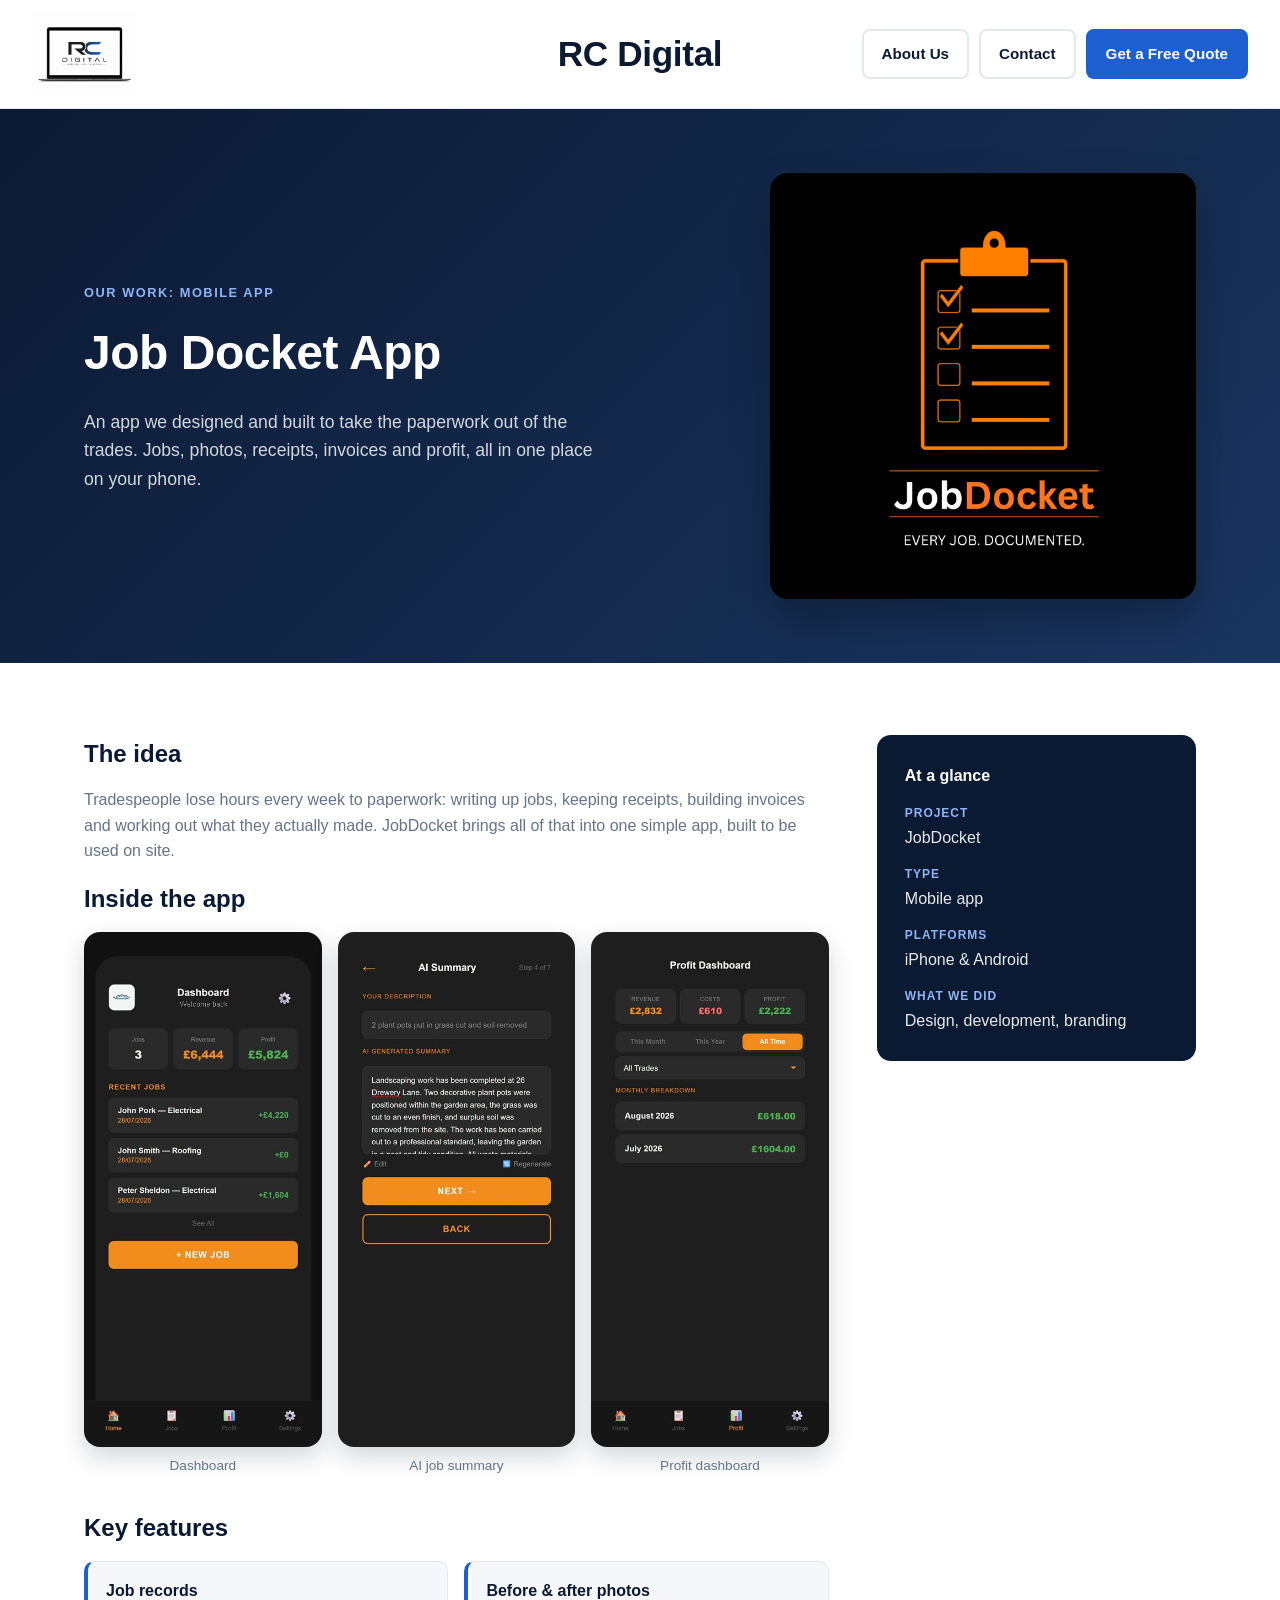
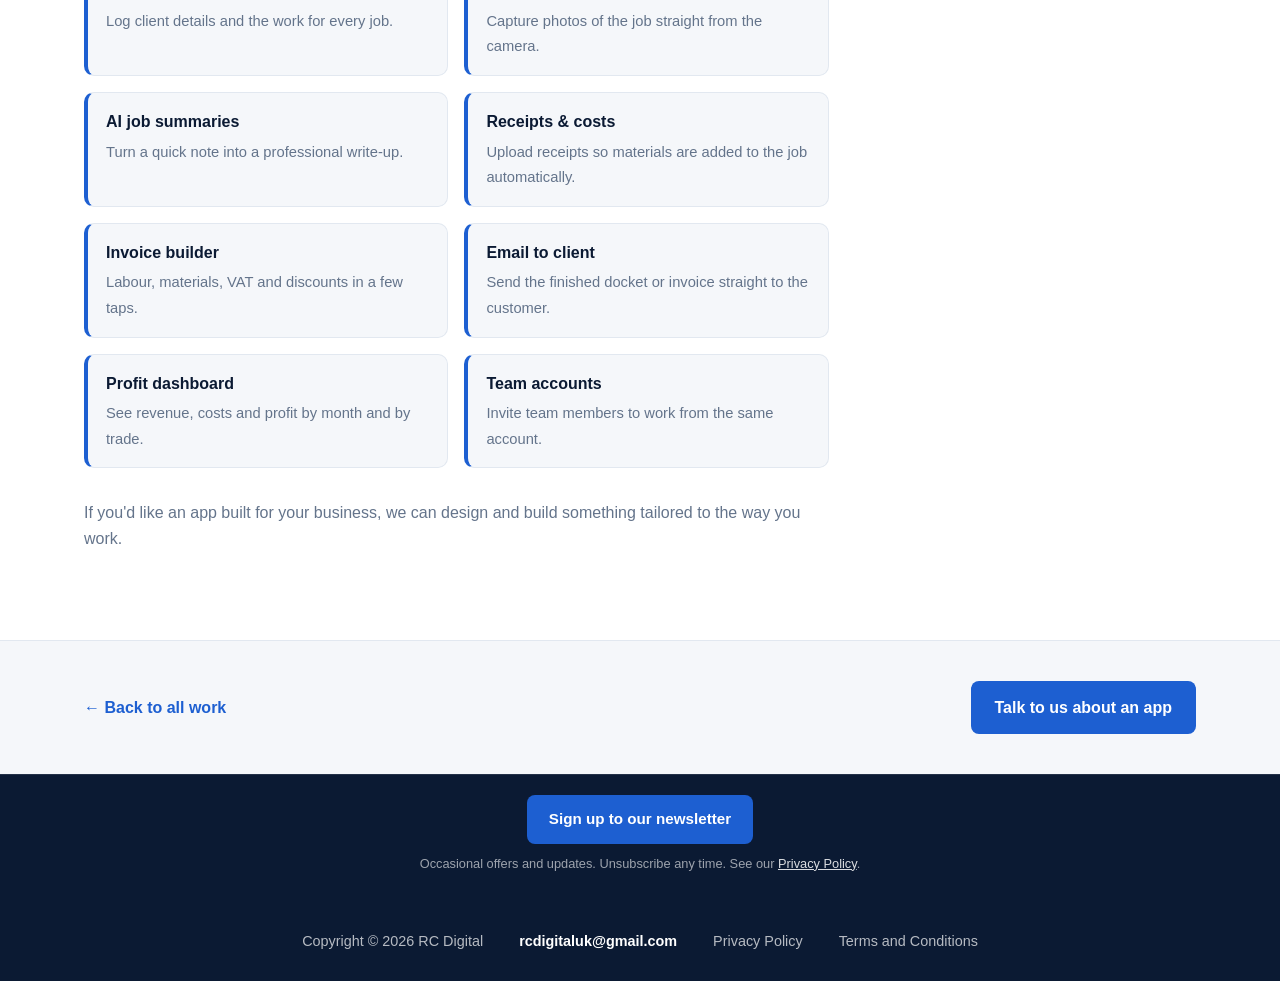
<file: job1.html>
<!DOCTYPE html>
<html lang="en">
<head>
    <meta charset="utf-8">
    <meta name="viewport" content="width=device-width, initial-scale=1">
    <title>Job Docket App | RC Digital</title>
    <meta name="description" content="An app we designed and built to take the paperwork out of the trades. Jobs, photos, receipts, invoices and profit, all in one place on your phone.">
    <link href="styles.css" rel="stylesheet">
</head>

<body>
<header>
    <a href="index.html"><img src="Images/logo.png" alt="RC Digital Logo" class="sitelogo"></a>
    <h1>RC Digital</h1>
    <nav class="site-nav" aria-label="Main">
        <a href="about.html" class="nav-btn">About Us</a>
        <a href="contacts.html" class="nav-btn">Contact</a>
        <a href="contacts.html#enquiry" class="nav-btn primary">Get a Free Quote</a>
    </nav>
</header>

<section class="job-hero">
    <div class="container">
        <div>
            <span class="eyebrow">Our work: Mobile app</span>
            <h2>Job Docket App</h2>
            <p>An app we designed and built to take the paperwork out of the trades. Jobs, photos, receipts, invoices and profit, all in one place on your phone.</p>
        </div>
        <div class="job-logo" style="background-image:url(Images/jobdocketlogo.png); --logo-bg:#000000;" role="img" aria-label="Job Docket App"></div>
    </div>
</section>

<section class="job-body">
    <div class="container">
        <div>
            <h3>The idea</h3>
            <p>Tradespeople lose hours every week to paperwork: writing up jobs, keeping receipts, building invoices and working out what they actually made. JobDocket brings all of that into one simple app, built to be used on site.</p>
            <h3>Inside the app</h3>
            <div class="screens">
                <figure><img src="Images/jobdocket/dashboard.jpg" alt="JobDocket dashboard showing jobs, revenue and profit" loading="lazy"><figcaption>Dashboard</figcaption></figure>
                <figure><img src="Images/jobdocket/ai-summary.jpg" alt="JobDocket AI summary screen" loading="lazy"><figcaption>AI job summary</figcaption></figure>
                <figure><img src="Images/jobdocket/profit.jpg" alt="JobDocket profit dashboard" loading="lazy"><figcaption>Profit dashboard</figcaption></figure>
            </div>
            <h3>Key features</h3>
            <ul class="feature-list">
                <li><strong>Job records</strong><span>Log client details and the work for every job.</span></li>
                <li><strong>Before &amp; after photos</strong><span>Capture photos of the job straight from the camera.</span></li>
                <li><strong>AI job summaries</strong><span>Turn a quick note into a professional write-up.</span></li>
                <li><strong>Receipts &amp; costs</strong><span>Upload receipts so materials are added to the job automatically.</span></li>
                <li><strong>Invoice builder</strong><span>Labour, materials, VAT and discounts in a few taps.</span></li>
                <li><strong>Email to client</strong><span>Send the finished docket or invoice straight to the customer.</span></li>
                <li><strong>Profit dashboard</strong><span>See revenue, costs and profit by month and by trade.</span></li>
                <li><strong>Team accounts</strong><span>Invite team members to work from the same account.</span></li>
            </ul>
            <p>If you'd like an app built for your business, we can design and build something tailored to the way you work.</p>
        </div>
        <aside class="project-facts">
            <h4>At a glance</h4>
            <dl>
                <div><dt>Project</dt><dd>JobDocket</dd></div>
                <div><dt>Type</dt><dd>Mobile app</dd></div>
                <div><dt>Platforms</dt><dd>iPhone &amp; Android</dd></div>
                <div><dt>What we did</dt><dd>Design, development, branding</dd></div>
            </dl>
        </aside>
    </div>
</section>

<section class="job-nav">
    <div class="container">
        <a href="index.html#work" class="back-link">&larr; Back to all work</a>
        <a href="contacts.html" class="cta-link">Talk to us about an app</a>
    </div>
</section>

<div class="buttons">
    <a class="button2" href="mailto:rcdigitaluk@gmail.com?subject=Newsletter%20sign-up&amp;body=Hi%20RC%20Digital%2C%0A%0APlease%20add%20me%20to%20your%20newsletter%20for%20offers%20and%20updates.%20I%20understand%20I%20can%20unsubscribe%20at%20any%20time.%0A%0AName%3A%20%0ABusiness%20(optional)%3A%20">Sign up to our newsletter</a>
    <p class="newsletter-note">Occasional offers and updates. Unsubscribe any time. See our <a href="privacy.html">Privacy Policy</a>.</p>
</div>
<footer class="footer">
    <p>Copyright © 2026 RC Digital</p>
    <p><a class="footer-email" href="mailto:rcdigitaluk@gmail.com">rcdigitaluk@gmail.com</a></p>
    <p><a class="privpolicy" href="privacy.html">Privacy Policy</a></p>
    <p><a class="terms" href="terms.html">Terms and Conditions</a></p>
</footer>
</body>
</html>
</file>
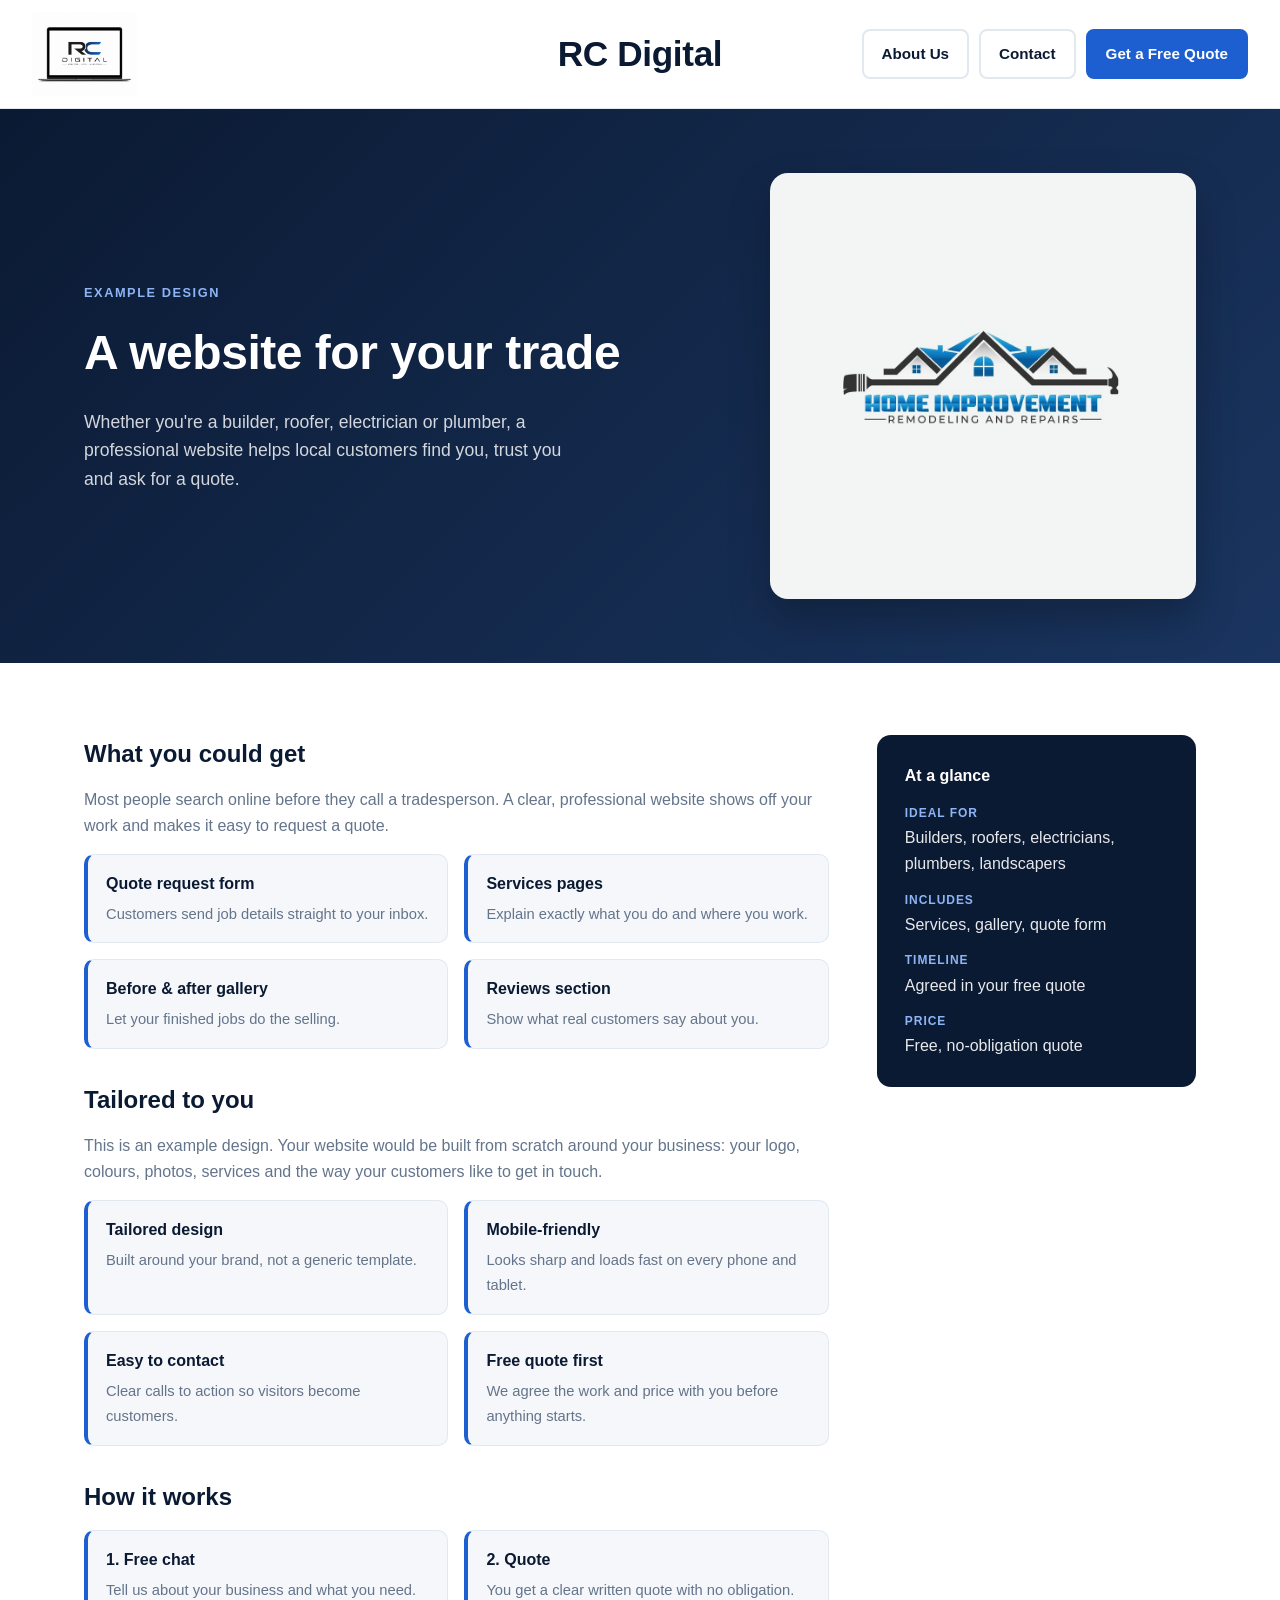
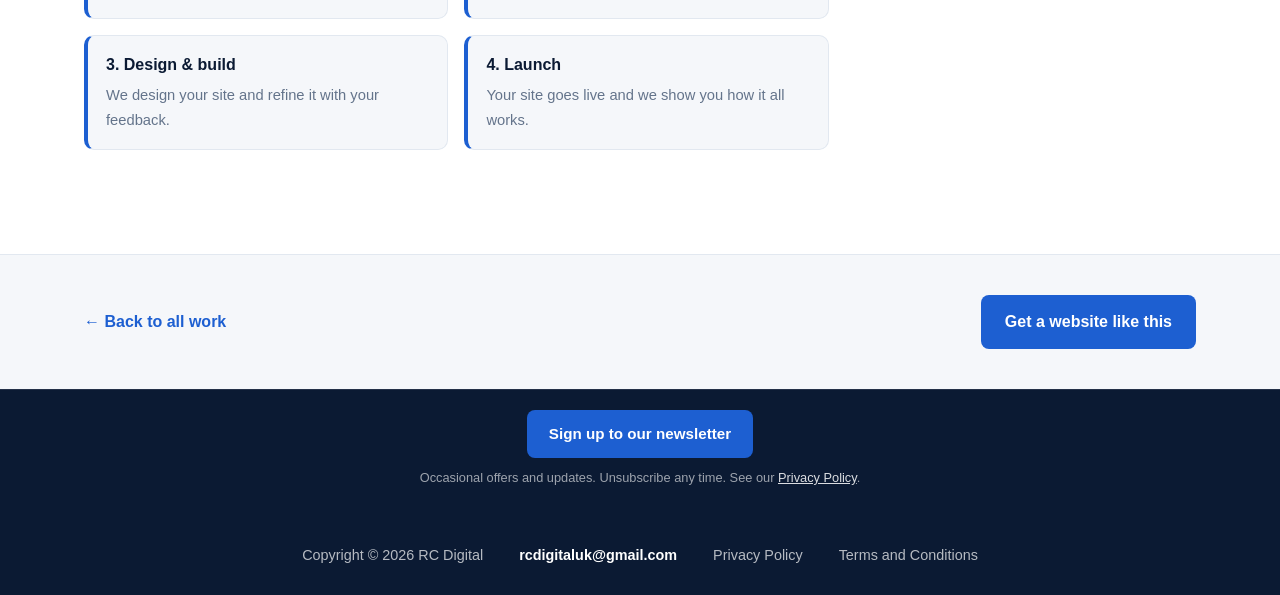
<file: job2.html>
<!DOCTYPE html>
<html lang="en">
<head>
    <meta charset="utf-8">
    <meta name="viewport" content="width=device-width, initial-scale=1">
    <title>Trades &amp; Home Services Website | RC Digital</title>
    <meta name="description" content="Whether you're a builder, roofer, electrician or plumber, a professional website helps local customers find you, trust you and ask for a quote.">
    <link href="styles.css" rel="stylesheet">
</head>

<body>
<header>
    <a href="index.html"><img src="Images/logo.png" alt="RC Digital Logo" class="sitelogo"></a>
    <h1>RC Digital</h1>
    <nav class="site-nav" aria-label="Main">
        <a href="about.html" class="nav-btn">About Us</a>
        <a href="contacts.html" class="nav-btn">Contact</a>
        <a href="contacts.html#enquiry" class="nav-btn primary">Get a Free Quote</a>
    </nav>
</header>

<section class="job-hero">
    <div class="container">
        <div>
            <span class="eyebrow">Example design</span>
            <h2>A website for your trade</h2>
            <p>Whether you're a builder, roofer, electrician or plumber, a professional website helps local customers find you, trust you and ask for a quote.</p>
        </div>
        <div class="job-logo" style="background-image:url(Images/applogo.png); --logo-bg:#F2F4F5;" role="img" aria-label="Trades &amp; Home Services Website"></div>
    </div>
</section>

<section class="job-body">
    <div class="container">
        <div>
            <h3>What you could get</h3>
            <p>Most people search online before they call a tradesperson. A clear, professional website shows off your work and makes it easy to request a quote.</p>
            <ul class="feature-list">
                <li><strong>Quote request form</strong><span>Customers send job details straight to your inbox.</span></li>
                <li><strong>Services pages</strong><span>Explain exactly what you do and where you work.</span></li>
                <li><strong>Before &amp; after gallery</strong><span>Let your finished jobs do the selling.</span></li>
                <li><strong>Reviews section</strong><span>Show what real customers say about you.</span></li>
            </ul>
            <h3>Tailored to you</h3>
            <p>This is an example design. Your website would be built from scratch around your business: your logo, colours, photos, services and the way your customers like to get in touch.</p>
            <ul class="feature-list">
                <li><strong>Tailored design</strong><span>Built around your brand, not a generic template.</span></li>
                <li><strong>Mobile-friendly</strong><span>Looks sharp and loads fast on every phone and tablet.</span></li>
                <li><strong>Easy to contact</strong><span>Clear calls to action so visitors become customers.</span></li>
                <li><strong>Free quote first</strong><span>We agree the work and price with you before anything starts.</span></li>
            </ul>
            <h3>How it works</h3>
            <ul class="feature-list">
                <li><strong>1. Free chat</strong><span>Tell us about your business and what you need.</span></li>
                <li><strong>2. Quote</strong><span>You get a clear written quote with no obligation.</span></li>
                <li><strong>3. Design &amp; build</strong><span>We design your site and refine it with your feedback.</span></li>
                <li><strong>4. Launch</strong><span>Your site goes live and we show you how it all works.</span></li>
            </ul>
        </div>
        <aside class="project-facts">
            <h4>At a glance</h4>
            <dl>
                <div><dt>Ideal for</dt><dd>Builders, roofers, electricians, plumbers, landscapers</dd></div>
                <div><dt>Includes</dt><dd>Services, gallery, quote form</dd></div>
                <div><dt>Timeline</dt><dd>Agreed in your free quote</dd></div>
                <div><dt>Price</dt><dd>Free, no-obligation quote</dd></div>
            </dl>
        </aside>
    </div>
</section>

<section class="job-nav">
    <div class="container">
        <a href="index.html#examples" class="back-link">&larr; Back to all work</a>
        <a href="contacts.html" class="cta-link">Get a website like this</a>
    </div>
</section>

<div class="buttons">
    <a class="button2" href="mailto:rcdigitaluk@gmail.com?subject=Newsletter%20sign-up&amp;body=Hi%20RC%20Digital%2C%0A%0APlease%20add%20me%20to%20your%20newsletter%20for%20offers%20and%20updates.%20I%20understand%20I%20can%20unsubscribe%20at%20any%20time.%0A%0AName%3A%20%0ABusiness%20(optional)%3A%20">Sign up to our newsletter</a>
    <p class="newsletter-note">Occasional offers and updates. Unsubscribe any time. See our <a href="privacy.html">Privacy Policy</a>.</p>
</div>
<footer class="footer">
    <p>Copyright © 2026 RC Digital</p>
    <p><a class="footer-email" href="mailto:rcdigitaluk@gmail.com">rcdigitaluk@gmail.com</a></p>
    <p><a class="privpolicy" href="privacy.html">Privacy Policy</a></p>
    <p><a class="terms" href="terms.html">Terms and Conditions</a></p>
</footer>
</body>
</html>
</file>
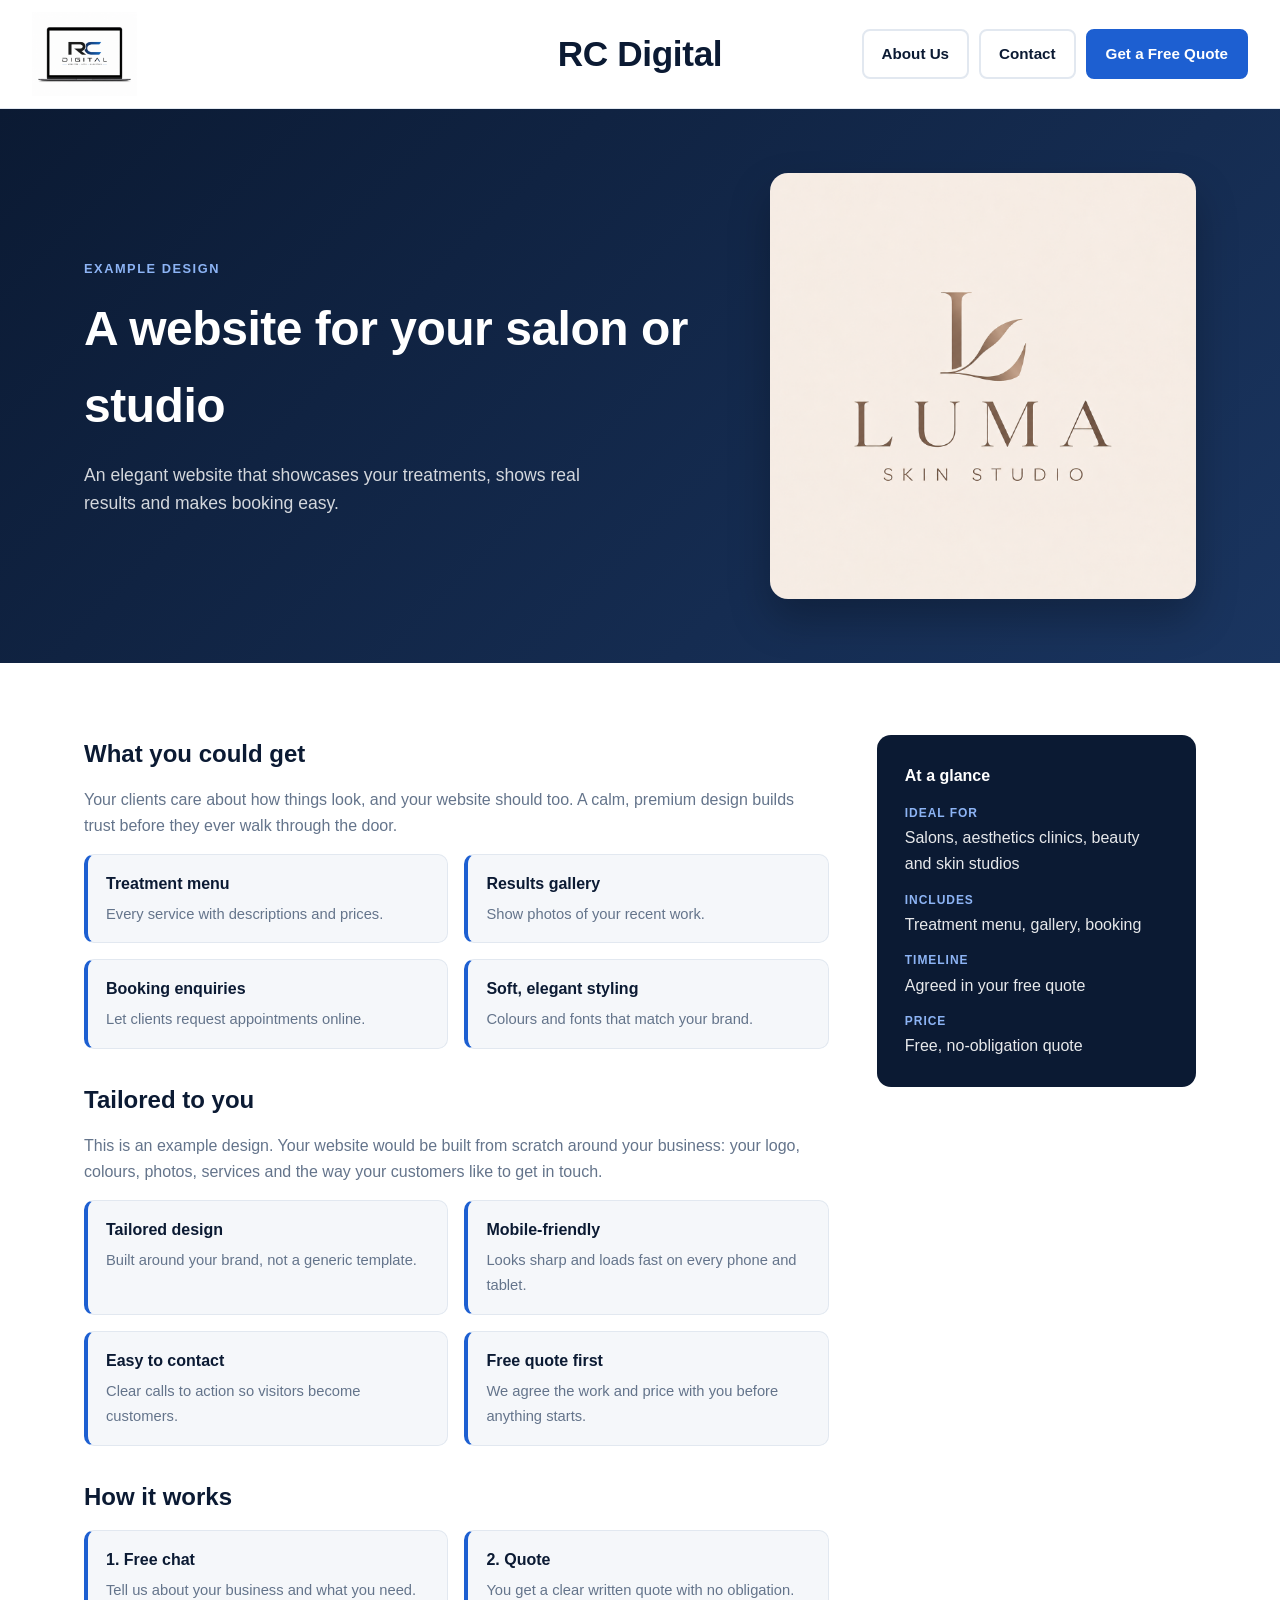
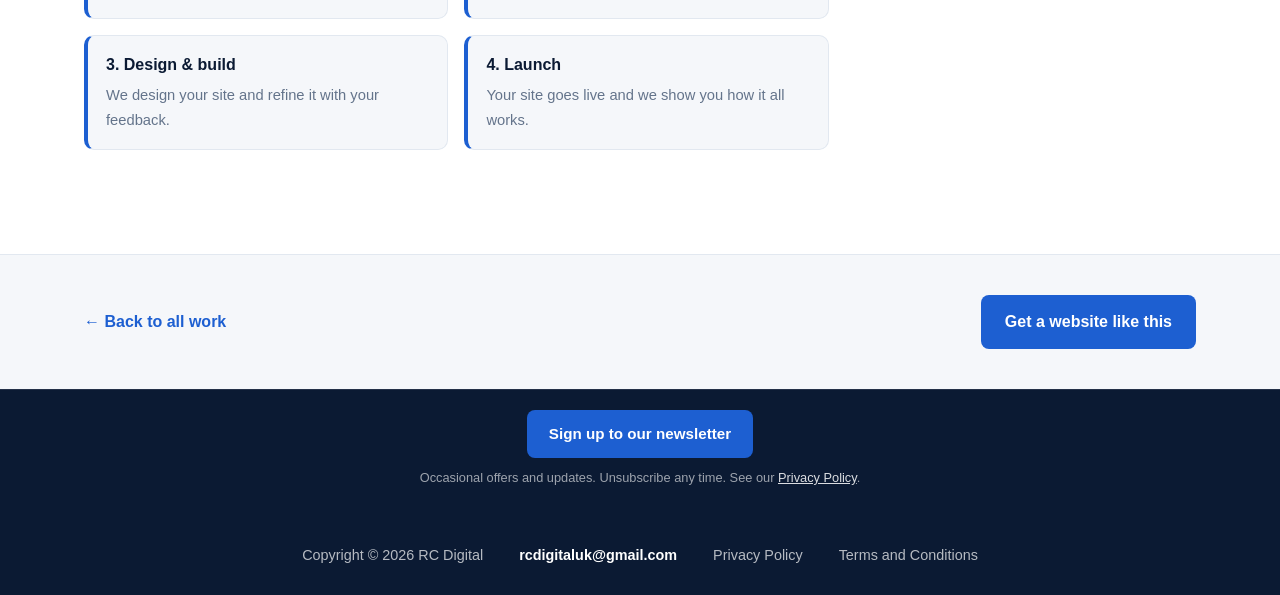
<file: job3.html>
<!DOCTYPE html>
<html lang="en">
<head>
    <meta charset="utf-8">
    <meta name="viewport" content="width=device-width, initial-scale=1">
    <title>Beauty &amp; Aesthetics Website | RC Digital</title>
    <meta name="description" content="An elegant website that showcases your treatments, shows real results and makes booking easy.">
    <link href="styles.css" rel="stylesheet">
</head>

<body>
<header>
    <a href="index.html"><img src="Images/logo.png" alt="RC Digital Logo" class="sitelogo"></a>
    <h1>RC Digital</h1>
    <nav class="site-nav" aria-label="Main">
        <a href="about.html" class="nav-btn">About Us</a>
        <a href="contacts.html" class="nav-btn">Contact</a>
        <a href="contacts.html#enquiry" class="nav-btn primary">Get a Free Quote</a>
    </nav>
</header>

<section class="job-hero">
    <div class="container">
        <div>
            <span class="eyebrow">Example design</span>
            <h2>A website for your salon or studio</h2>
            <p>An elegant website that showcases your treatments, shows real results and makes booking easy.</p>
        </div>
        <div class="job-logo" style="background-image:url(Images/lumalogo.png); --logo-bg:#F7EDE6;" role="img" aria-label="Beauty &amp; Aesthetics Website"></div>
    </div>
</section>

<section class="job-body">
    <div class="container">
        <div>
            <h3>What you could get</h3>
            <p>Your clients care about how things look, and your website should too. A calm, premium design builds trust before they ever walk through the door.</p>
            <ul class="feature-list">
                <li><strong>Treatment menu</strong><span>Every service with descriptions and prices.</span></li>
                <li><strong>Results gallery</strong><span>Show photos of your recent work.</span></li>
                <li><strong>Booking enquiries</strong><span>Let clients request appointments online.</span></li>
                <li><strong>Soft, elegant styling</strong><span>Colours and fonts that match your brand.</span></li>
            </ul>
            <h3>Tailored to you</h3>
            <p>This is an example design. Your website would be built from scratch around your business: your logo, colours, photos, services and the way your customers like to get in touch.</p>
            <ul class="feature-list">
                <li><strong>Tailored design</strong><span>Built around your brand, not a generic template.</span></li>
                <li><strong>Mobile-friendly</strong><span>Looks sharp and loads fast on every phone and tablet.</span></li>
                <li><strong>Easy to contact</strong><span>Clear calls to action so visitors become customers.</span></li>
                <li><strong>Free quote first</strong><span>We agree the work and price with you before anything starts.</span></li>
            </ul>
            <h3>How it works</h3>
            <ul class="feature-list">
                <li><strong>1. Free chat</strong><span>Tell us about your business and what you need.</span></li>
                <li><strong>2. Quote</strong><span>You get a clear written quote with no obligation.</span></li>
                <li><strong>3. Design &amp; build</strong><span>We design your site and refine it with your feedback.</span></li>
                <li><strong>4. Launch</strong><span>Your site goes live and we show you how it all works.</span></li>
            </ul>
        </div>
        <aside class="project-facts">
            <h4>At a glance</h4>
            <dl>
                <div><dt>Ideal for</dt><dd>Salons, aesthetics clinics, beauty and skin studios</dd></div>
                <div><dt>Includes</dt><dd>Treatment menu, gallery, booking</dd></div>
                <div><dt>Timeline</dt><dd>Agreed in your free quote</dd></div>
                <div><dt>Price</dt><dd>Free, no-obligation quote</dd></div>
            </dl>
        </aside>
    </div>
</section>

<section class="job-nav">
    <div class="container">
        <a href="index.html#examples" class="back-link">&larr; Back to all work</a>
        <a href="contacts.html" class="cta-link">Get a website like this</a>
    </div>
</section>

<div class="buttons">
    <a class="button2" href="mailto:rcdigitaluk@gmail.com?subject=Newsletter%20sign-up&amp;body=Hi%20RC%20Digital%2C%0A%0APlease%20add%20me%20to%20your%20newsletter%20for%20offers%20and%20updates.%20I%20understand%20I%20can%20unsubscribe%20at%20any%20time.%0A%0AName%3A%20%0ABusiness%20(optional)%3A%20">Sign up to our newsletter</a>
    <p class="newsletter-note">Occasional offers and updates. Unsubscribe any time. See our <a href="privacy.html">Privacy Policy</a>.</p>
</div>
<footer class="footer">
    <p>Copyright © 2026 RC Digital</p>
    <p><a class="footer-email" href="mailto:rcdigitaluk@gmail.com">rcdigitaluk@gmail.com</a></p>
    <p><a class="privpolicy" href="privacy.html">Privacy Policy</a></p>
    <p><a class="terms" href="terms.html">Terms and Conditions</a></p>
</footer>
</body>
</html>
</file>
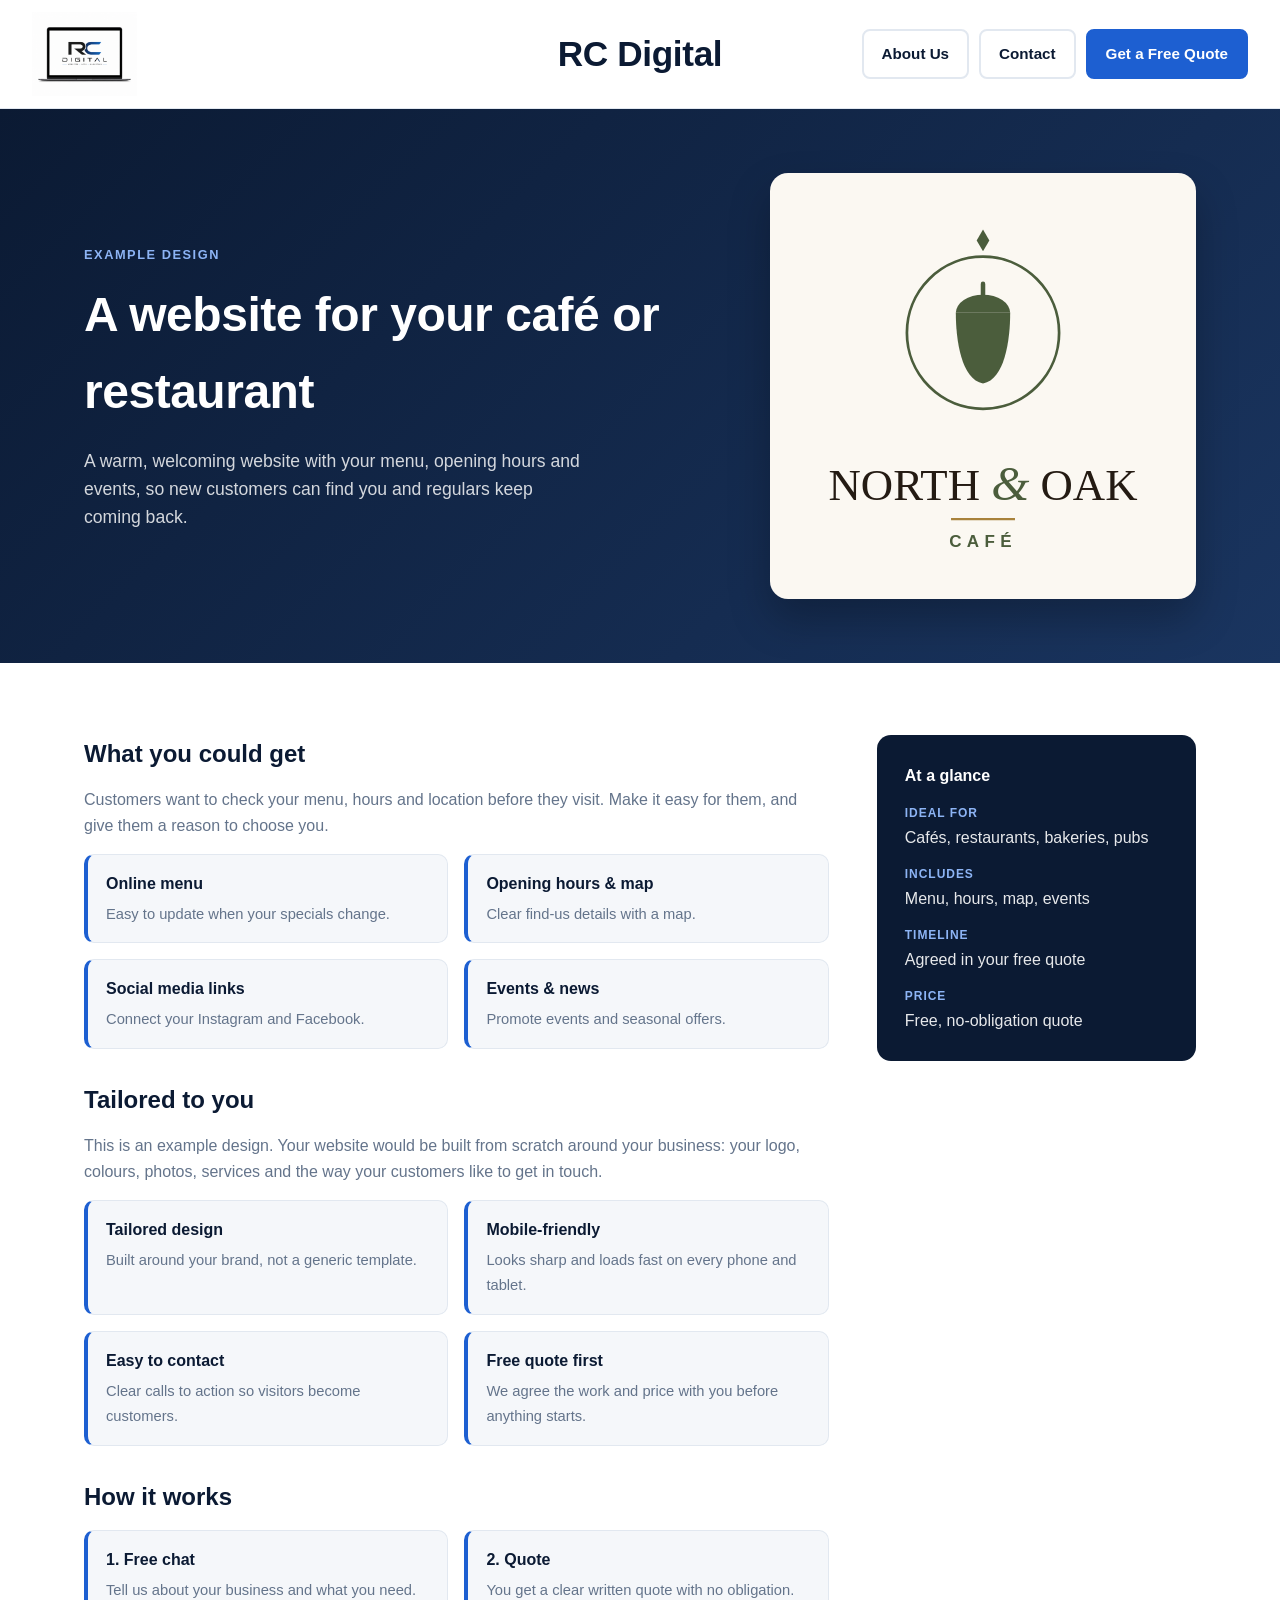
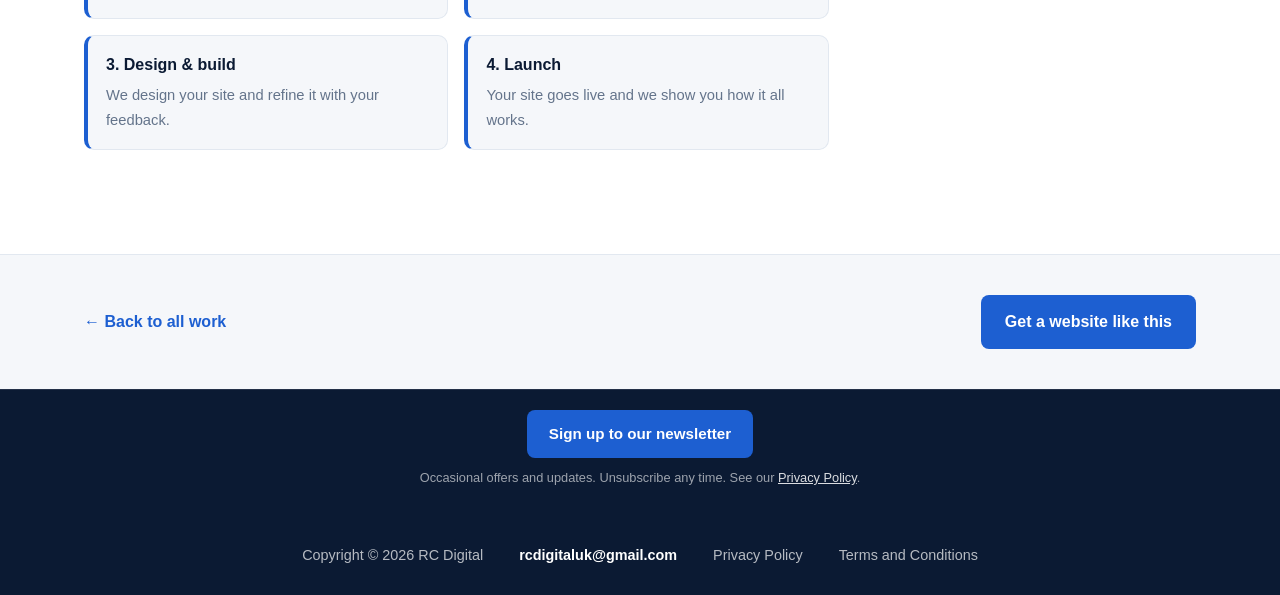
<file: job4.html>
<!DOCTYPE html>
<html lang="en">
<head>
    <meta charset="utf-8">
    <meta name="viewport" content="width=device-width, initial-scale=1">
    <title>Café &amp; Hospitality Website | RC Digital</title>
    <meta name="description" content="A warm, welcoming website with your menu, opening hours and events, so new customers can find you and regulars keep coming back.">
    <link href="styles.css" rel="stylesheet">
</head>

<body>
<header>
    <a href="index.html"><img src="Images/logo.png" alt="RC Digital Logo" class="sitelogo"></a>
    <h1>RC Digital</h1>
    <nav class="site-nav" aria-label="Main">
        <a href="about.html" class="nav-btn">About Us</a>
        <a href="contacts.html" class="nav-btn">Contact</a>
        <a href="contacts.html#enquiry" class="nav-btn primary">Get a Free Quote</a>
    </nav>
</header>

<section class="job-hero">
    <div class="container">
        <div>
            <span class="eyebrow">Example design</span>
            <h2>A website for your café or restaurant</h2>
            <p>A warm, welcoming website with your menu, opening hours and events, so new customers can find you and regulars keep coming back.</p>
        </div>
        <div class="job-logo" style="background-image:url(Images/northlogo.png.svg); --logo-bg:#FBF8F2;" role="img" aria-label="Café &amp; Hospitality Website"></div>
    </div>
</section>

<section class="job-body">
    <div class="container">
        <div>
            <h3>What you could get</h3>
            <p>Customers want to check your menu, hours and location before they visit. Make it easy for them, and give them a reason to choose you.</p>
            <ul class="feature-list">
                <li><strong>Online menu</strong><span>Easy to update when your specials change.</span></li>
                <li><strong>Opening hours &amp; map</strong><span>Clear find-us details with a map.</span></li>
                <li><strong>Social media links</strong><span>Connect your Instagram and Facebook.</span></li>
                <li><strong>Events &amp; news</strong><span>Promote events and seasonal offers.</span></li>
            </ul>
            <h3>Tailored to you</h3>
            <p>This is an example design. Your website would be built from scratch around your business: your logo, colours, photos, services and the way your customers like to get in touch.</p>
            <ul class="feature-list">
                <li><strong>Tailored design</strong><span>Built around your brand, not a generic template.</span></li>
                <li><strong>Mobile-friendly</strong><span>Looks sharp and loads fast on every phone and tablet.</span></li>
                <li><strong>Easy to contact</strong><span>Clear calls to action so visitors become customers.</span></li>
                <li><strong>Free quote first</strong><span>We agree the work and price with you before anything starts.</span></li>
            </ul>
            <h3>How it works</h3>
            <ul class="feature-list">
                <li><strong>1. Free chat</strong><span>Tell us about your business and what you need.</span></li>
                <li><strong>2. Quote</strong><span>You get a clear written quote with no obligation.</span></li>
                <li><strong>3. Design &amp; build</strong><span>We design your site and refine it with your feedback.</span></li>
                <li><strong>4. Launch</strong><span>Your site goes live and we show you how it all works.</span></li>
            </ul>
        </div>
        <aside class="project-facts">
            <h4>At a glance</h4>
            <dl>
                <div><dt>Ideal for</dt><dd>Cafés, restaurants, bakeries, pubs</dd></div>
                <div><dt>Includes</dt><dd>Menu, hours, map, events</dd></div>
                <div><dt>Timeline</dt><dd>Agreed in your free quote</dd></div>
                <div><dt>Price</dt><dd>Free, no-obligation quote</dd></div>
            </dl>
        </aside>
    </div>
</section>

<section class="job-nav">
    <div class="container">
        <a href="index.html#examples" class="back-link">&larr; Back to all work</a>
        <a href="contacts.html" class="cta-link">Get a website like this</a>
    </div>
</section>

<div class="buttons">
    <a class="button2" href="mailto:rcdigitaluk@gmail.com?subject=Newsletter%20sign-up&amp;body=Hi%20RC%20Digital%2C%0A%0APlease%20add%20me%20to%20your%20newsletter%20for%20offers%20and%20updates.%20I%20understand%20I%20can%20unsubscribe%20at%20any%20time.%0A%0AName%3A%20%0ABusiness%20(optional)%3A%20">Sign up to our newsletter</a>
    <p class="newsletter-note">Occasional offers and updates. Unsubscribe any time. See our <a href="privacy.html">Privacy Policy</a>.</p>
</div>
<footer class="footer">
    <p>Copyright © 2026 RC Digital</p>
    <p><a class="footer-email" href="mailto:rcdigitaluk@gmail.com">rcdigitaluk@gmail.com</a></p>
    <p><a class="privpolicy" href="privacy.html">Privacy Policy</a></p>
    <p><a class="terms" href="terms.html">Terms and Conditions</a></p>
</footer>
</body>
</html>
</file>
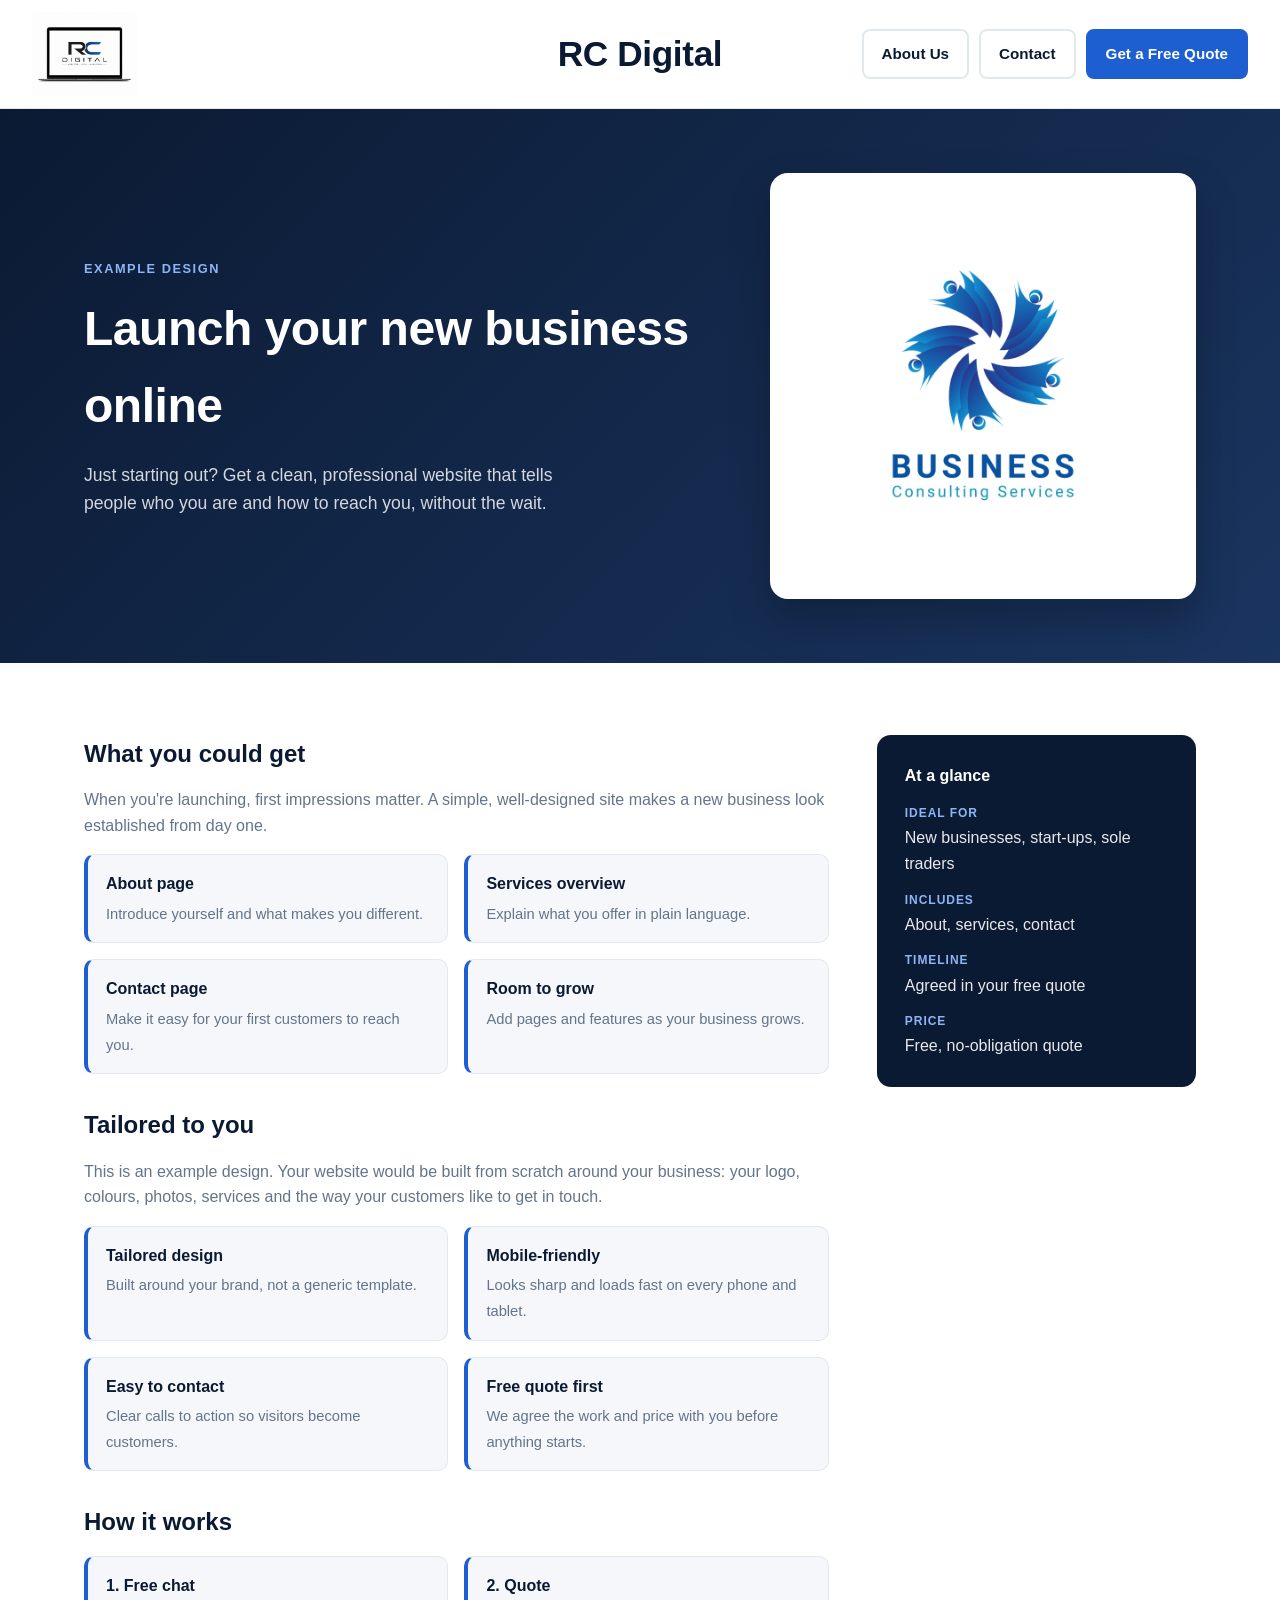
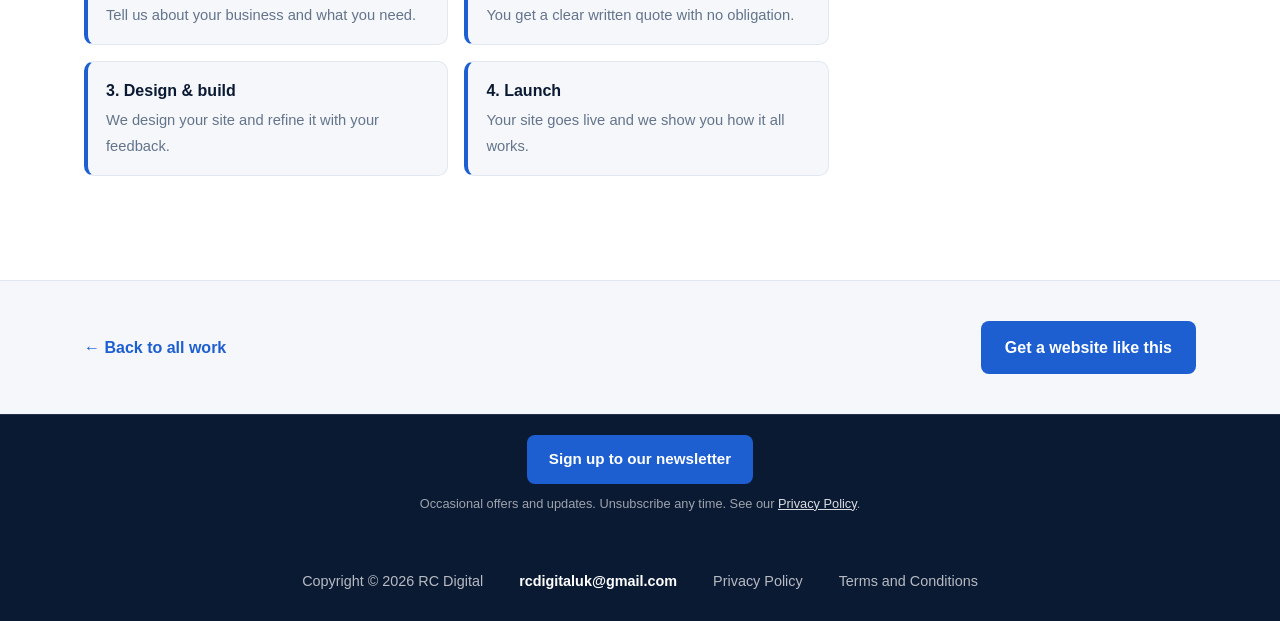
<file: job5.html>
<!DOCTYPE html>
<html lang="en">
<head>
    <meta charset="utf-8">
    <meta name="viewport" content="width=device-width, initial-scale=1">
    <title>New Business Launch Website | RC Digital</title>
    <meta name="description" content="Just starting out? Get a clean, professional website that tells people who you are and how to reach you, without the wait.">
    <link href="styles.css" rel="stylesheet">
</head>

<body>
<header>
    <a href="index.html"><img src="Images/logo.png" alt="RC Digital Logo" class="sitelogo"></a>
    <h1>RC Digital</h1>
    <nav class="site-nav" aria-label="Main">
        <a href="about.html" class="nav-btn">About Us</a>
        <a href="contacts.html" class="nav-btn">Contact</a>
        <a href="contacts.html#enquiry" class="nav-btn primary">Get a Free Quote</a>
    </nav>
</header>

<section class="job-hero">
    <div class="container">
        <div>
            <span class="eyebrow">Example design</span>
            <h2>Launch your new business online</h2>
            <p>Just starting out? Get a clean, professional website that tells people who you are and how to reach you, without the wait.</p>
        </div>
        <div class="job-logo" style="background-image:url(Images/business.jpg); --logo-bg:#FFFFFF;" role="img" aria-label="New Business Launch Website"></div>
    </div>
</section>

<section class="job-body">
    <div class="container">
        <div>
            <h3>What you could get</h3>
            <p>When you're launching, first impressions matter. A simple, well-designed site makes a new business look established from day one.</p>
            <ul class="feature-list">
                <li><strong>About page</strong><span>Introduce yourself and what makes you different.</span></li>
                <li><strong>Services overview</strong><span>Explain what you offer in plain language.</span></li>
                <li><strong>Contact page</strong><span>Make it easy for your first customers to reach you.</span></li>
                <li><strong>Room to grow</strong><span>Add pages and features as your business grows.</span></li>
            </ul>
            <h3>Tailored to you</h3>
            <p>This is an example design. Your website would be built from scratch around your business: your logo, colours, photos, services and the way your customers like to get in touch.</p>
            <ul class="feature-list">
                <li><strong>Tailored design</strong><span>Built around your brand, not a generic template.</span></li>
                <li><strong>Mobile-friendly</strong><span>Looks sharp and loads fast on every phone and tablet.</span></li>
                <li><strong>Easy to contact</strong><span>Clear calls to action so visitors become customers.</span></li>
                <li><strong>Free quote first</strong><span>We agree the work and price with you before anything starts.</span></li>
            </ul>
            <h3>How it works</h3>
            <ul class="feature-list">
                <li><strong>1. Free chat</strong><span>Tell us about your business and what you need.</span></li>
                <li><strong>2. Quote</strong><span>You get a clear written quote with no obligation.</span></li>
                <li><strong>3. Design &amp; build</strong><span>We design your site and refine it with your feedback.</span></li>
                <li><strong>4. Launch</strong><span>Your site goes live and we show you how it all works.</span></li>
            </ul>
        </div>
        <aside class="project-facts">
            <h4>At a glance</h4>
            <dl>
                <div><dt>Ideal for</dt><dd>New businesses, start-ups, sole traders</dd></div>
                <div><dt>Includes</dt><dd>About, services, contact</dd></div>
                <div><dt>Timeline</dt><dd>Agreed in your free quote</dd></div>
                <div><dt>Price</dt><dd>Free, no-obligation quote</dd></div>
            </dl>
        </aside>
    </div>
</section>

<section class="job-nav">
    <div class="container">
        <a href="index.html#examples" class="back-link">&larr; Back to all work</a>
        <a href="contacts.html" class="cta-link">Get a website like this</a>
    </div>
</section>

<div class="buttons">
    <a class="button2" href="mailto:rcdigitaluk@gmail.com?subject=Newsletter%20sign-up&amp;body=Hi%20RC%20Digital%2C%0A%0APlease%20add%20me%20to%20your%20newsletter%20for%20offers%20and%20updates.%20I%20understand%20I%20can%20unsubscribe%20at%20any%20time.%0A%0AName%3A%20%0ABusiness%20(optional)%3A%20">Sign up to our newsletter</a>
    <p class="newsletter-note">Occasional offers and updates. Unsubscribe any time. See our <a href="privacy.html">Privacy Policy</a>.</p>
</div>
<footer class="footer">
    <p>Copyright © 2026 RC Digital</p>
    <p><a class="footer-email" href="mailto:rcdigitaluk@gmail.com">rcdigitaluk@gmail.com</a></p>
    <p><a class="privpolicy" href="privacy.html">Privacy Policy</a></p>
    <p><a class="terms" href="terms.html">Terms and Conditions</a></p>
</footer>
</body>
</html>
</file>
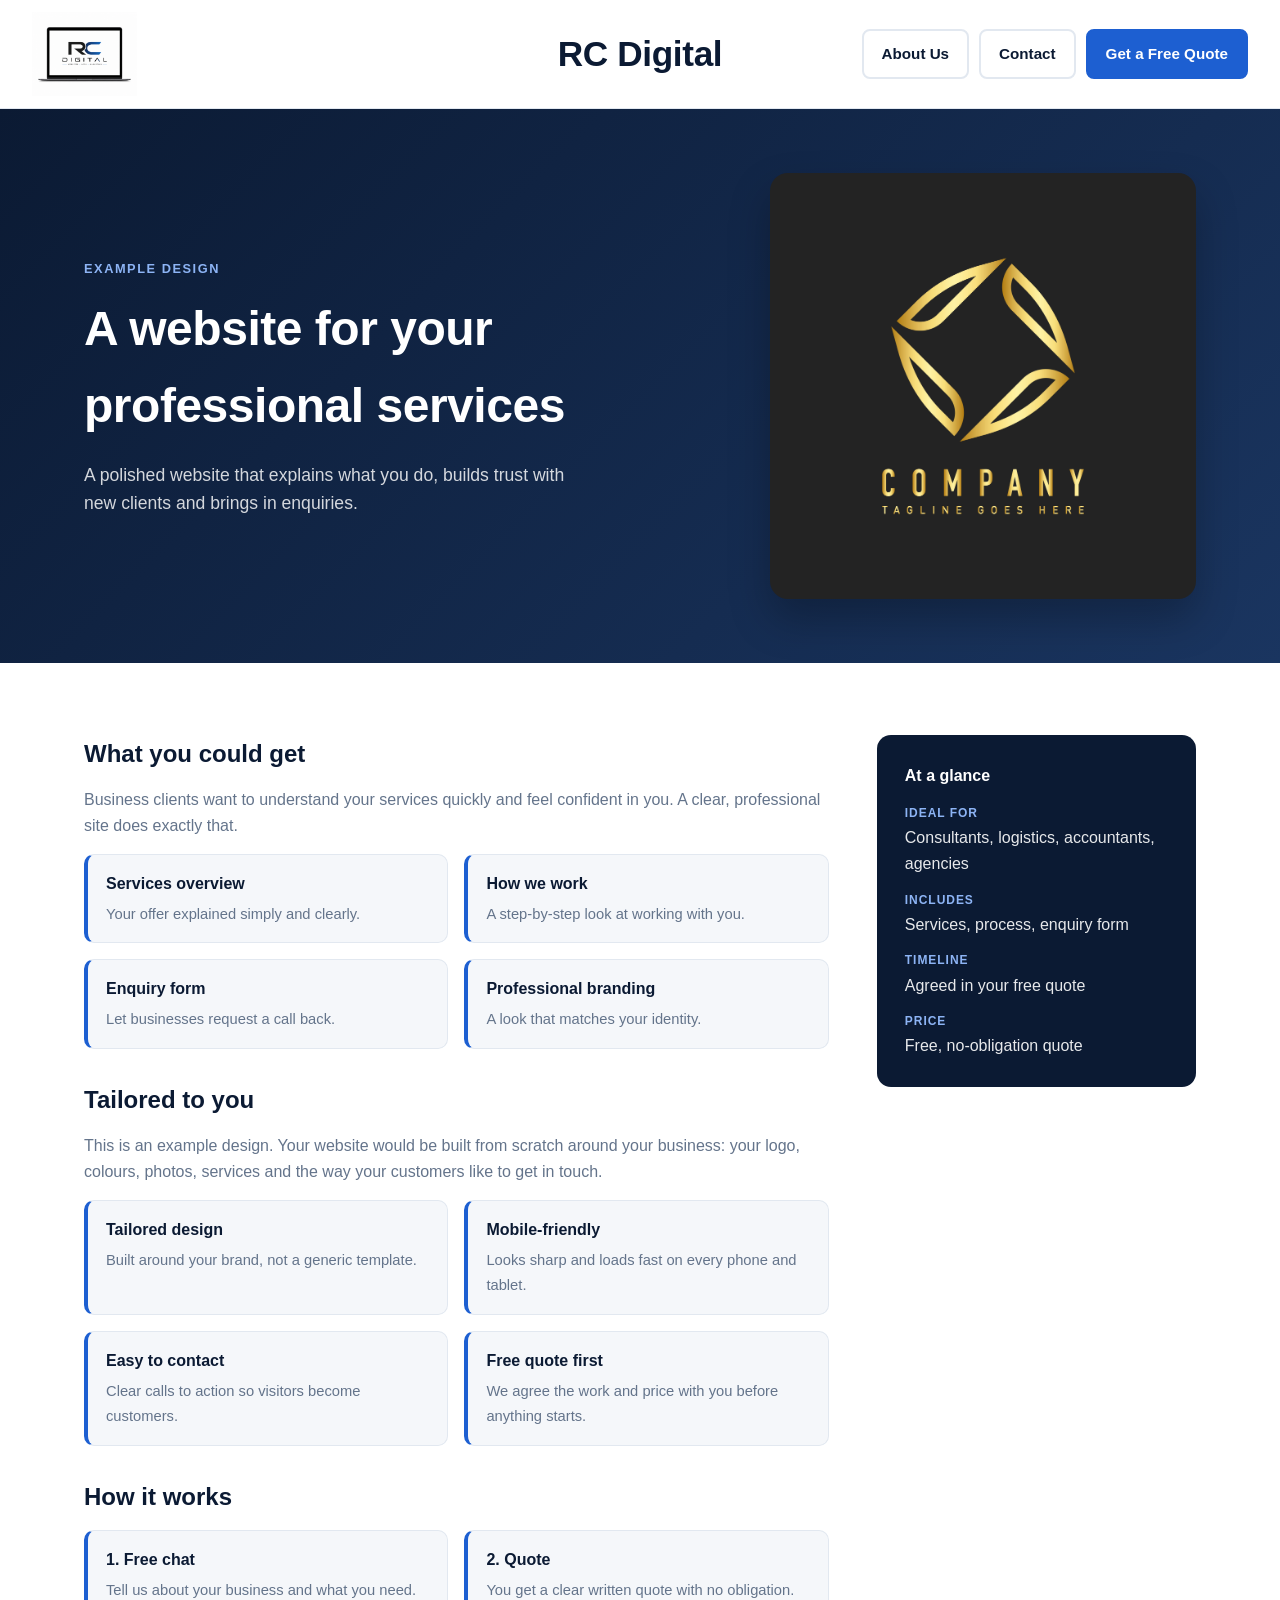
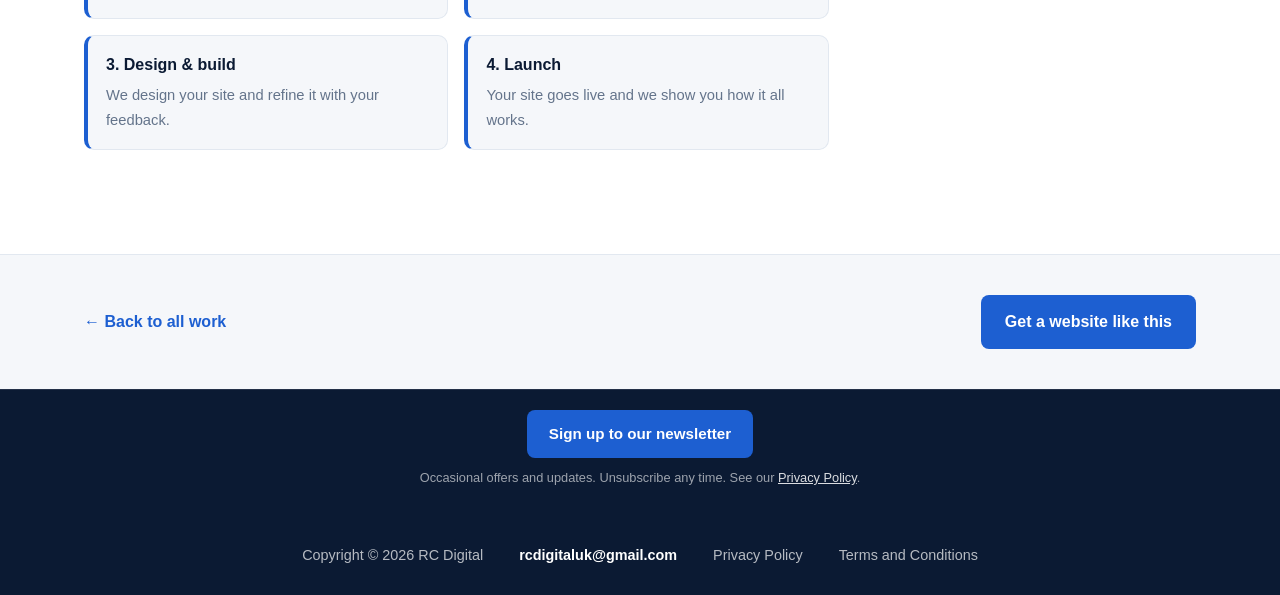
<file: job6.html>
<!DOCTYPE html>
<html lang="en">
<head>
    <meta charset="utf-8">
    <meta name="viewport" content="width=device-width, initial-scale=1">
    <title>Professional Services Website | RC Digital</title>
    <meta name="description" content="A polished website that explains what you do, builds trust with new clients and brings in enquiries.">
    <link href="styles.css" rel="stylesheet">
</head>

<body>
<header>
    <a href="index.html"><img src="Images/logo.png" alt="RC Digital Logo" class="sitelogo"></a>
    <h1>RC Digital</h1>
    <nav class="site-nav" aria-label="Main">
        <a href="about.html" class="nav-btn">About Us</a>
        <a href="contacts.html" class="nav-btn">Contact</a>
        <a href="contacts.html#enquiry" class="nav-btn primary">Get a Free Quote</a>
    </nav>
</header>

<section class="job-hero">
    <div class="container">
        <div>
            <span class="eyebrow">Example design</span>
            <h2>A website for your professional services</h2>
            <p>A polished website that explains what you do, builds trust with new clients and brings in enquiries.</p>
        </div>
        <div class="job-logo" style="background-image:url(Images/company.jpeg); --logo-bg:#262626;" role="img" aria-label="Professional Services Website"></div>
    </div>
</section>

<section class="job-body">
    <div class="container">
        <div>
            <h3>What you could get</h3>
            <p>Business clients want to understand your services quickly and feel confident in you. A clear, professional site does exactly that.</p>
            <ul class="feature-list">
                <li><strong>Services overview</strong><span>Your offer explained simply and clearly.</span></li>
                <li><strong>How we work</strong><span>A step-by-step look at working with you.</span></li>
                <li><strong>Enquiry form</strong><span>Let businesses request a call back.</span></li>
                <li><strong>Professional branding</strong><span>A look that matches your identity.</span></li>
            </ul>
            <h3>Tailored to you</h3>
            <p>This is an example design. Your website would be built from scratch around your business: your logo, colours, photos, services and the way your customers like to get in touch.</p>
            <ul class="feature-list">
                <li><strong>Tailored design</strong><span>Built around your brand, not a generic template.</span></li>
                <li><strong>Mobile-friendly</strong><span>Looks sharp and loads fast on every phone and tablet.</span></li>
                <li><strong>Easy to contact</strong><span>Clear calls to action so visitors become customers.</span></li>
                <li><strong>Free quote first</strong><span>We agree the work and price with you before anything starts.</span></li>
            </ul>
            <h3>How it works</h3>
            <ul class="feature-list">
                <li><strong>1. Free chat</strong><span>Tell us about your business and what you need.</span></li>
                <li><strong>2. Quote</strong><span>You get a clear written quote with no obligation.</span></li>
                <li><strong>3. Design &amp; build</strong><span>We design your site and refine it with your feedback.</span></li>
                <li><strong>4. Launch</strong><span>Your site goes live and we show you how it all works.</span></li>
            </ul>
        </div>
        <aside class="project-facts">
            <h4>At a glance</h4>
            <dl>
                <div><dt>Ideal for</dt><dd>Consultants, logistics, accountants, agencies</dd></div>
                <div><dt>Includes</dt><dd>Services, process, enquiry form</dd></div>
                <div><dt>Timeline</dt><dd>Agreed in your free quote</dd></div>
                <div><dt>Price</dt><dd>Free, no-obligation quote</dd></div>
            </dl>
        </aside>
    </div>
</section>

<section class="job-nav">
    <div class="container">
        <a href="index.html#examples" class="back-link">&larr; Back to all work</a>
        <a href="contacts.html" class="cta-link">Get a website like this</a>
    </div>
</section>

<div class="buttons">
    <a class="button2" href="mailto:rcdigitaluk@gmail.com?subject=Newsletter%20sign-up&amp;body=Hi%20RC%20Digital%2C%0A%0APlease%20add%20me%20to%20your%20newsletter%20for%20offers%20and%20updates.%20I%20understand%20I%20can%20unsubscribe%20at%20any%20time.%0A%0AName%3A%20%0ABusiness%20(optional)%3A%20">Sign up to our newsletter</a>
    <p class="newsletter-note">Occasional offers and updates. Unsubscribe any time. See our <a href="privacy.html">Privacy Policy</a>.</p>
</div>
<footer class="footer">
    <p>Copyright © 2026 RC Digital</p>
    <p><a class="footer-email" href="mailto:rcdigitaluk@gmail.com">rcdigitaluk@gmail.com</a></p>
    <p><a class="privpolicy" href="privacy.html">Privacy Policy</a></p>
    <p><a class="terms" href="terms.html">Terms and Conditions</a></p>
</footer>
</body>
</html>
</file>
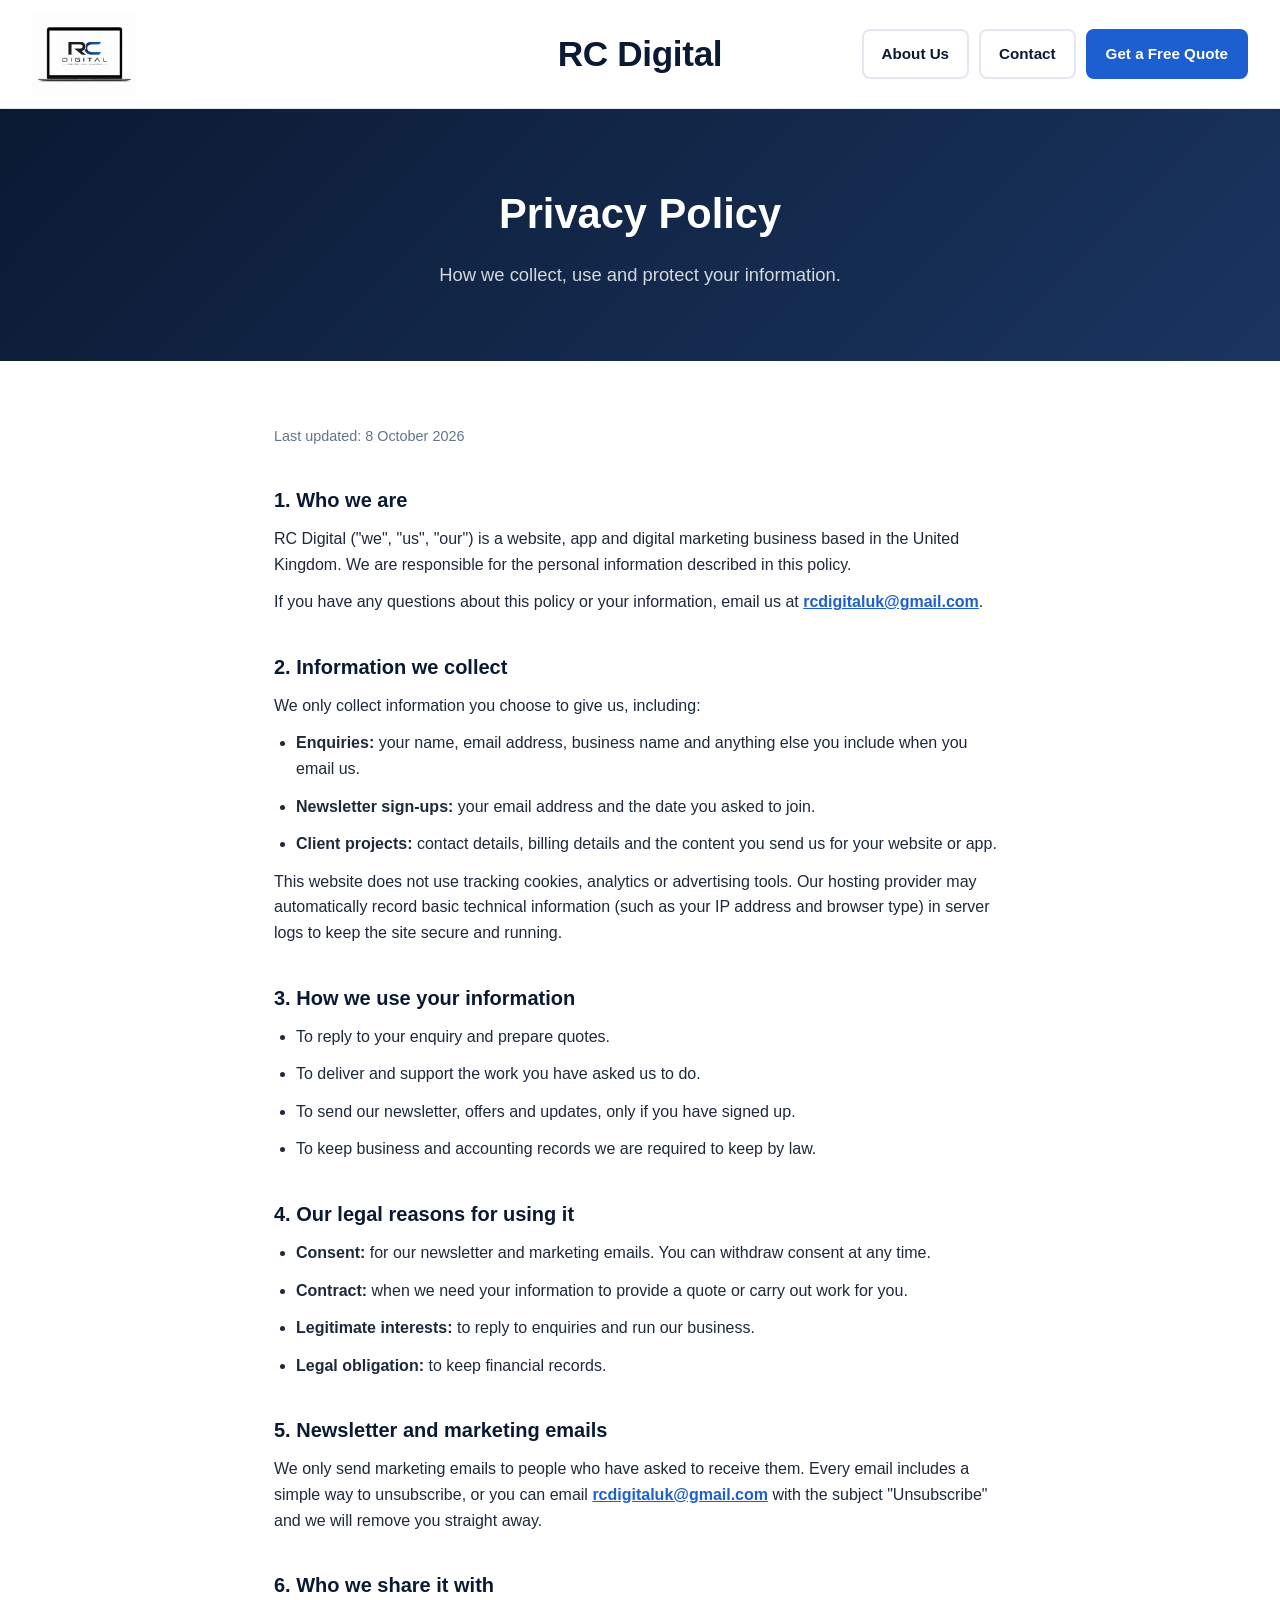
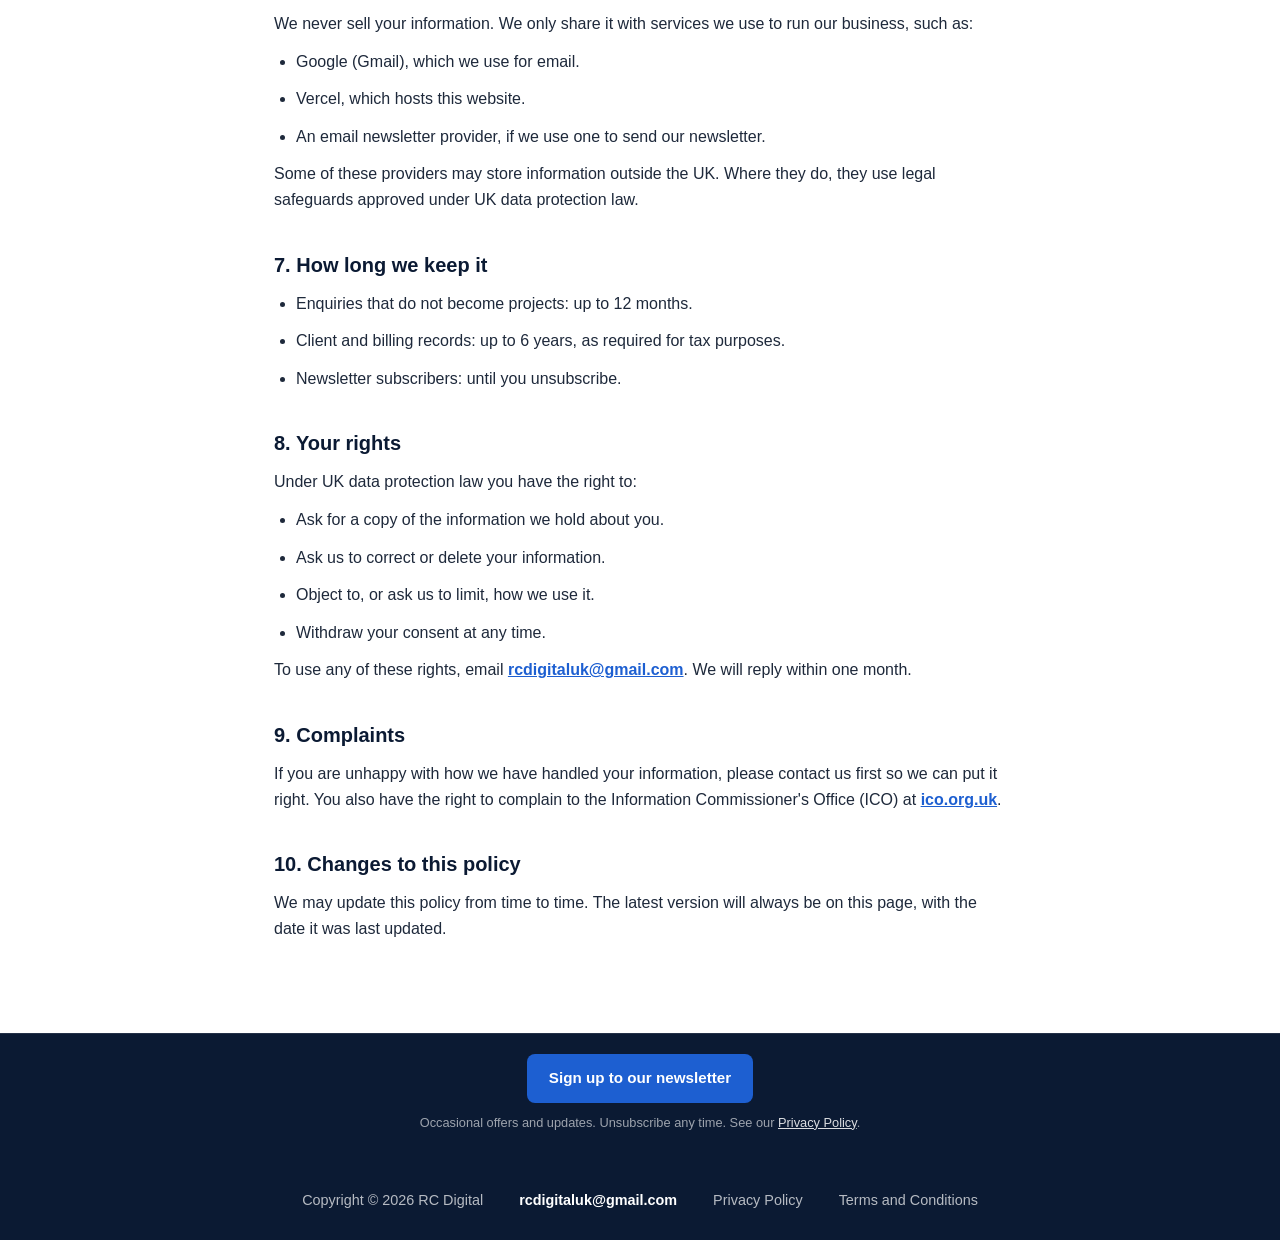
<file: privacy.html>
<!DOCTYPE html>
<html lang="en">
<head>
    <meta charset="utf-8">
    <meta name="viewport" content="width=device-width, initial-scale=1">
    <title>Privacy Policy | RC Digital</title>
    <link href="styles.css" rel="stylesheet">
</head>

<body>
<header>
    <a href="index.html"><img src="Images/logo.png" alt="RC Digital Logo" class="sitelogo"></a>
    <h1>RC Digital</h1>
    <nav class="site-nav" aria-label="Main">
        <a href="about.html" class="nav-btn">About Us</a>
        <a href="contacts.html" class="nav-btn">Contact</a>
        <a href="contacts.html#enquiry" class="nav-btn primary">Get a Free Quote</a>
    </nav>
</header>

<div class="contactpage">
    <h2>Privacy Policy</h2>
    <p class="contacth2">How we collect, use and protect your information.</p>
</div>

<section class="legal">
    <div class="container">
        <p class="updated">Last updated: 8 October 2026</p>

        <h3>1. Who we are</h3>
        <p>RC Digital ("we", "us", "our") is a website, app and digital marketing business based in the United Kingdom. We are responsible for the personal information described in this policy.</p>
        <p>If you have any questions about this policy or your information, email us at <a href="mailto:rcdigitaluk@gmail.com">rcdigitaluk@gmail.com</a>.</p>

        <h3>2. Information we collect</h3>
        <p>We only collect information you choose to give us, including:</p>
        <ul>
            <li><strong>Enquiries:</strong> your name, email address, business name and anything else you include when you email us.</li>
            <li><strong>Newsletter sign-ups:</strong> your email address and the date you asked to join.</li>
            <li><strong>Client projects:</strong> contact details, billing details and the content you send us for your website or app.</li>
        </ul>
        <p>This website does not use tracking cookies, analytics or advertising tools. Our hosting provider may automatically record basic technical information (such as your IP address and browser type) in server logs to keep the site secure and running.</p>

        <h3>3. How we use your information</h3>
        <ul>
            <li>To reply to your enquiry and prepare quotes.</li>
            <li>To deliver and support the work you have asked us to do.</li>
            <li>To send our newsletter, offers and updates, only if you have signed up.</li>
            <li>To keep business and accounting records we are required to keep by law.</li>
        </ul>

        <h3>4. Our legal reasons for using it</h3>
        <ul>
            <li><strong>Consent:</strong> for our newsletter and marketing emails. You can withdraw consent at any time.</li>
            <li><strong>Contract:</strong> when we need your information to provide a quote or carry out work for you.</li>
            <li><strong>Legitimate interests:</strong> to reply to enquiries and run our business.</li>
            <li><strong>Legal obligation:</strong> to keep financial records.</li>
        </ul>

        <h3>5. Newsletter and marketing emails</h3>
        <p>We only send marketing emails to people who have asked to receive them. Every email includes a simple way to unsubscribe, or you can email <a href="mailto:rcdigitaluk@gmail.com?subject=Unsubscribe">rcdigitaluk@gmail.com</a> with the subject "Unsubscribe" and we will remove you straight away.</p>

        <h3>6. Who we share it with</h3>
        <p>We never sell your information. We only share it with services we use to run our business, such as:</p>
        <ul>
            <li>Google (Gmail), which we use for email.</li>
            <li>Vercel, which hosts this website.</li>
            <li>An email newsletter provider, if we use one to send our newsletter.</li>
        </ul>
        <p>Some of these providers may store information outside the UK. Where they do, they use legal safeguards approved under UK data protection law.</p>

        <h3>7. How long we keep it</h3>
        <ul>
            <li>Enquiries that do not become projects: up to 12 months.</li>
            <li>Client and billing records: up to 6 years, as required for tax purposes.</li>
            <li>Newsletter subscribers: until you unsubscribe.</li>
        </ul>

        <h3>8. Your rights</h3>
        <p>Under UK data protection law you have the right to:</p>
        <ul>
            <li>Ask for a copy of the information we hold about you.</li>
            <li>Ask us to correct or delete your information.</li>
            <li>Object to, or ask us to limit, how we use it.</li>
            <li>Withdraw your consent at any time.</li>
        </ul>
        <p>To use any of these rights, email <a href="mailto:rcdigitaluk@gmail.com">rcdigitaluk@gmail.com</a>. We will reply within one month.</p>

        <h3>9. Complaints</h3>
        <p>If you are unhappy with how we have handled your information, please contact us first so we can put it right. You also have the right to complain to the Information Commissioner's Office (ICO) at <a href="https://ico.org.uk" target="_blank" rel="noopener">ico.org.uk</a>.</p>

        <h3>10. Changes to this policy</h3>
        <p>We may update this policy from time to time. The latest version will always be on this page, with the date it was last updated.</p>
    </div>
</section>

<div class="buttons">
    <a class="button2" href="mailto:rcdigitaluk@gmail.com?subject=Newsletter%20sign-up&amp;body=Hi%20RC%20Digital%2C%0A%0APlease%20add%20me%20to%20your%20newsletter%20for%20offers%20and%20updates.%20I%20understand%20I%20can%20unsubscribe%20at%20any%20time.%0A%0AName%3A%20%0ABusiness%20(optional)%3A%20">Sign up to our newsletter</a>
    <p class="newsletter-note">Occasional offers and updates. Unsubscribe any time. See our <a href="privacy.html">Privacy Policy</a>.</p>
</div>
<footer class="footer">
    <p>Copyright © 2026 RC Digital</p>
    <p><a class="footer-email" href="mailto:rcdigitaluk@gmail.com">rcdigitaluk@gmail.com</a></p>
    <p><a class="privpolicy" href="privacy.html">Privacy Policy</a></p>
    <p><a class="terms" href="terms.html">Terms and Conditions</a></p>
</footer>
</body>
</html>
</file>
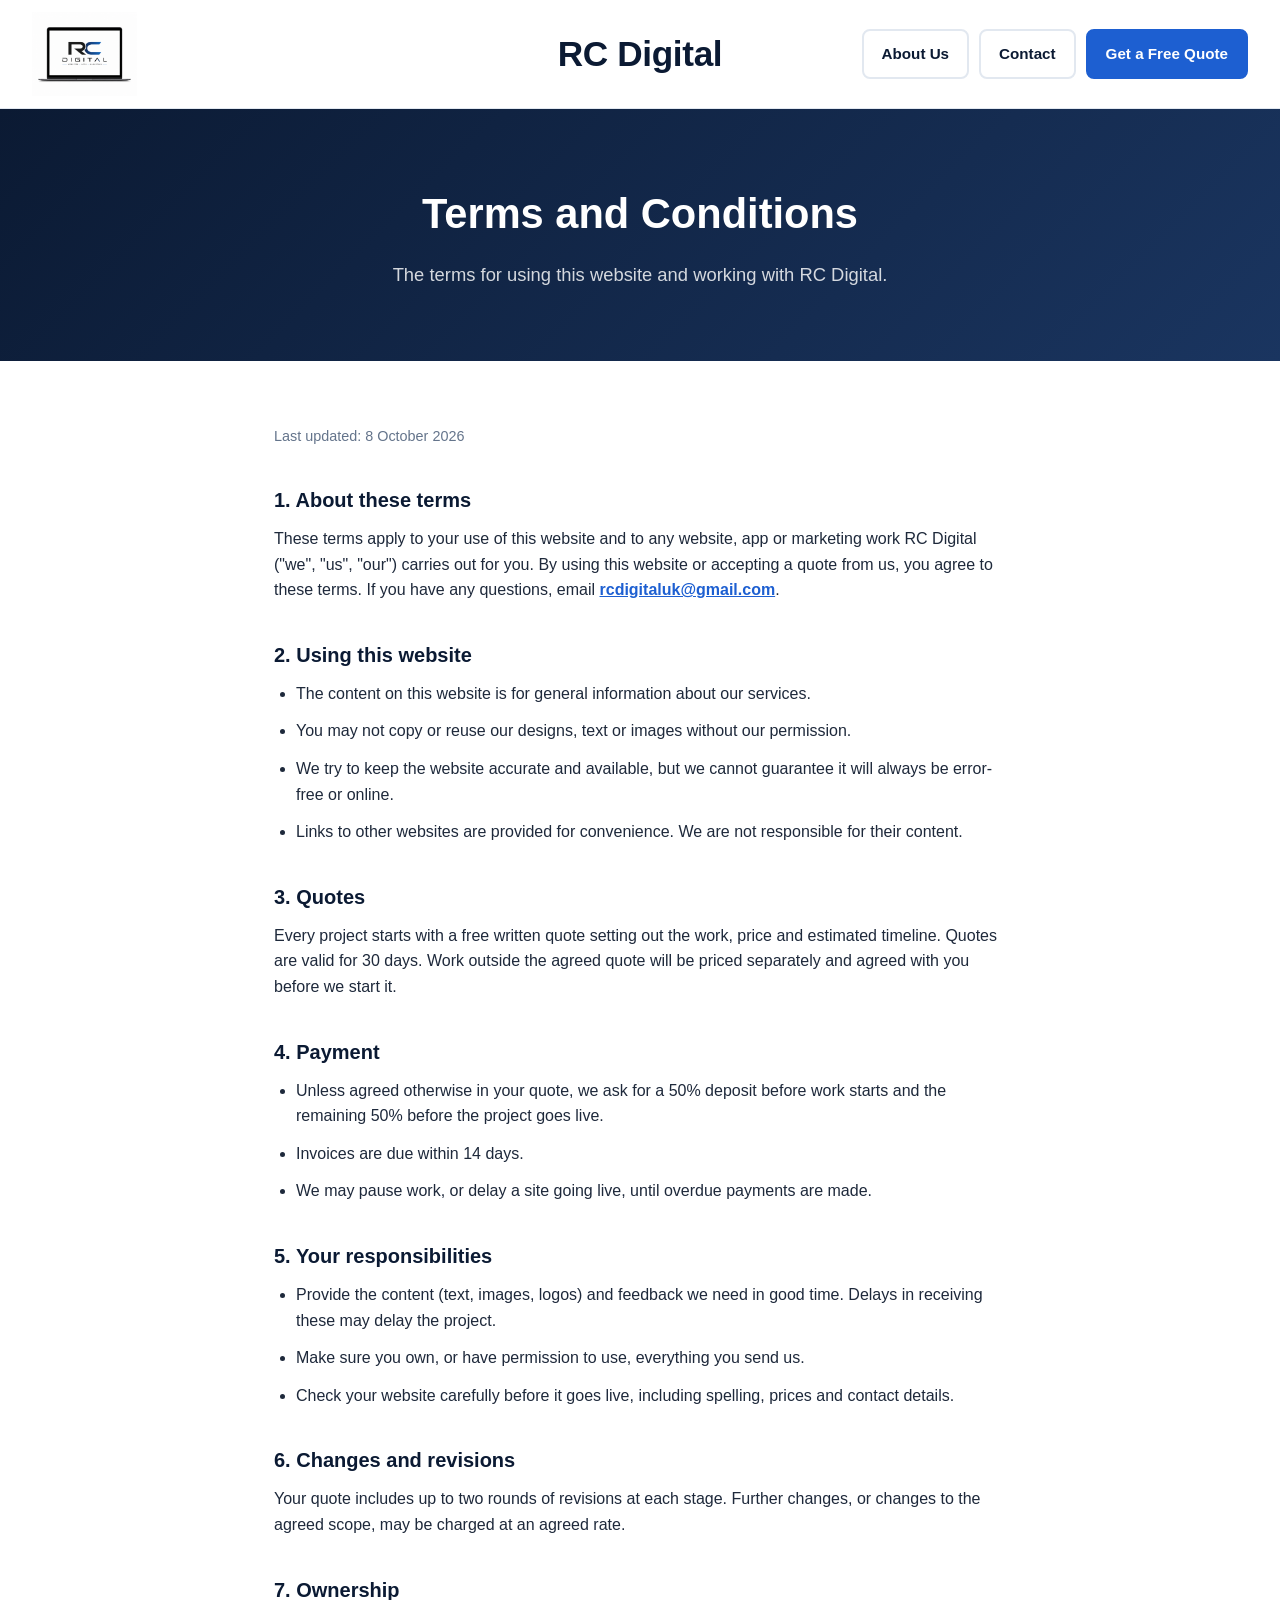
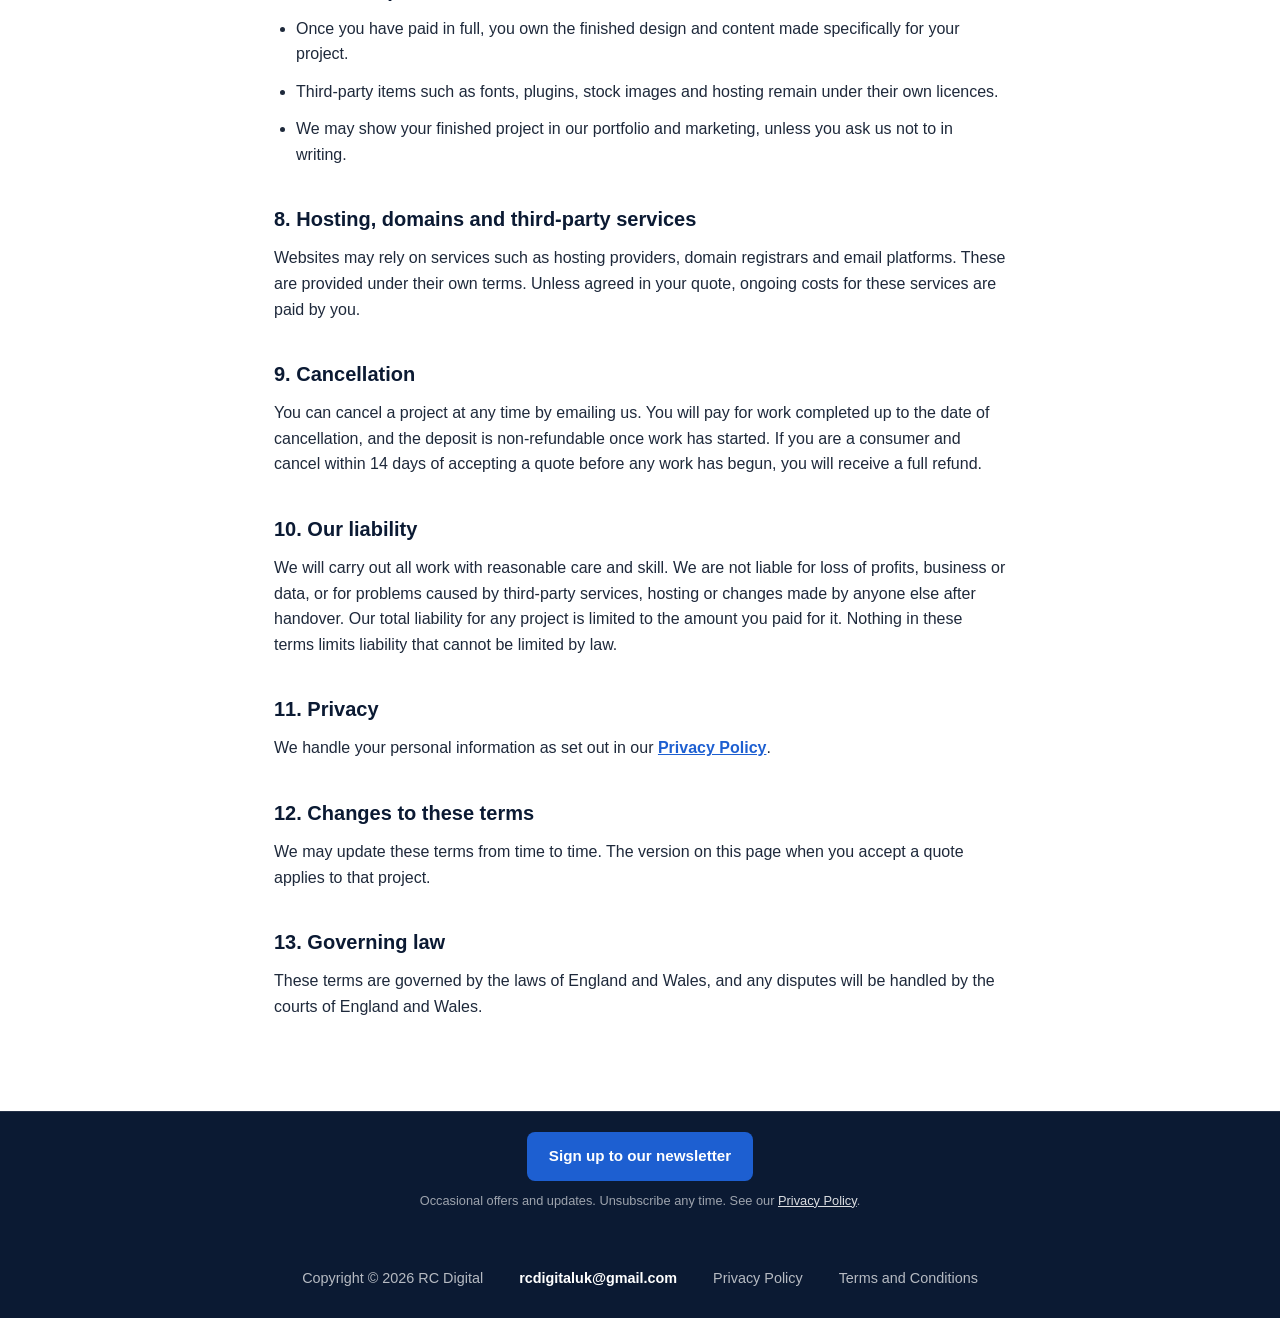
<file: terms.html>
<!DOCTYPE html>
<html lang="en">
<head>
    <meta charset="utf-8">
    <meta name="viewport" content="width=device-width, initial-scale=1">
    <title>Terms and Conditions | RC Digital</title>
    <link href="styles.css" rel="stylesheet">
</head>

<body>
<header>
    <a href="index.html"><img src="Images/logo.png" alt="RC Digital Logo" class="sitelogo"></a>
    <h1>RC Digital</h1>
    <nav class="site-nav" aria-label="Main">
        <a href="about.html" class="nav-btn">About Us</a>
        <a href="contacts.html" class="nav-btn">Contact</a>
        <a href="contacts.html#enquiry" class="nav-btn primary">Get a Free Quote</a>
    </nav>
</header>

<div class="contactpage">
    <h2>Terms and Conditions</h2>
    <p class="contacth2">The terms for using this website and working with RC Digital.</p>
</div>

<section class="legal">
    <div class="container">
        <p class="updated">Last updated: 8 October 2026</p>

        <h3>1. About these terms</h3>
        <p>These terms apply to your use of this website and to any website, app or marketing work RC Digital ("we", "us", "our") carries out for you. By using this website or accepting a quote from us, you agree to these terms. If you have any questions, email <a href="mailto:rcdigitaluk@gmail.com">rcdigitaluk@gmail.com</a>.</p>

        <h3>2. Using this website</h3>
        <ul>
            <li>The content on this website is for general information about our services.</li>
            <li>You may not copy or reuse our designs, text or images without our permission.</li>
            <li>We try to keep the website accurate and available, but we cannot guarantee it will always be error-free or online.</li>
            <li>Links to other websites are provided for convenience. We are not responsible for their content.</li>
        </ul>

        <h3>3. Quotes</h3>
        <p>Every project starts with a free written quote setting out the work, price and estimated timeline. Quotes are valid for 30 days. Work outside the agreed quote will be priced separately and agreed with you before we start it.</p>

        <h3>4. Payment</h3>
        <ul>
            <li>Unless agreed otherwise in your quote, we ask for a 50% deposit before work starts and the remaining 50% before the project goes live.</li>
            <li>Invoices are due within 14 days.</li>
            <li>We may pause work, or delay a site going live, until overdue payments are made.</li>
        </ul>

        <h3>5. Your responsibilities</h3>
        <ul>
            <li>Provide the content (text, images, logos) and feedback we need in good time. Delays in receiving these may delay the project.</li>
            <li>Make sure you own, or have permission to use, everything you send us.</li>
            <li>Check your website carefully before it goes live, including spelling, prices and contact details.</li>
        </ul>

        <h3>6. Changes and revisions</h3>
        <p>Your quote includes up to two rounds of revisions at each stage. Further changes, or changes to the agreed scope, may be charged at an agreed rate.</p>

        <h3>7. Ownership</h3>
        <ul>
            <li>Once you have paid in full, you own the finished design and content made specifically for your project.</li>
            <li>Third-party items such as fonts, plugins, stock images and hosting remain under their own licences.</li>
            <li>We may show your finished project in our portfolio and marketing, unless you ask us not to in writing.</li>
        </ul>

        <h3>8. Hosting, domains and third-party services</h3>
        <p>Websites may rely on services such as hosting providers, domain registrars and email platforms. These are provided under their own terms. Unless agreed in your quote, ongoing costs for these services are paid by you.</p>

        <h3>9. Cancellation</h3>
        <p>You can cancel a project at any time by emailing us. You will pay for work completed up to the date of cancellation, and the deposit is non-refundable once work has started. If you are a consumer and cancel within 14 days of accepting a quote before any work has begun, you will receive a full refund.</p>

        <h3>10. Our liability</h3>
        <p>We will carry out all work with reasonable care and skill. We are not liable for loss of profits, business or data, or for problems caused by third-party services, hosting or changes made by anyone else after handover. Our total liability for any project is limited to the amount you paid for it. Nothing in these terms limits liability that cannot be limited by law.</p>

        <h3>11. Privacy</h3>
        <p>We handle your personal information as set out in our <a href="privacy.html">Privacy Policy</a>.</p>

        <h3>12. Changes to these terms</h3>
        <p>We may update these terms from time to time. The version on this page when you accept a quote applies to that project.</p>

        <h3>13. Governing law</h3>
        <p>These terms are governed by the laws of England and Wales, and any disputes will be handled by the courts of England and Wales.</p>
    </div>
</section>

<div class="buttons">
    <a class="button2" href="mailto:rcdigitaluk@gmail.com?subject=Newsletter%20sign-up&amp;body=Hi%20RC%20Digital%2C%0A%0APlease%20add%20me%20to%20your%20newsletter%20for%20offers%20and%20updates.%20I%20understand%20I%20can%20unsubscribe%20at%20any%20time.%0A%0AName%3A%20%0ABusiness%20(optional)%3A%20">Sign up to our newsletter</a>
    <p class="newsletter-note">Occasional offers and updates. Unsubscribe any time. See our <a href="privacy.html">Privacy Policy</a>.</p>
</div>
<footer class="footer">
    <p>Copyright © 2026 RC Digital</p>
    <p><a class="footer-email" href="mailto:rcdigitaluk@gmail.com">rcdigitaluk@gmail.com</a></p>
    <p><a class="privpolicy" href="privacy.html">Privacy Policy</a></p>
    <p><a class="terms" href="terms.html">Terms and Conditions</a></p>
</footer>
</body>
</html>
</file>
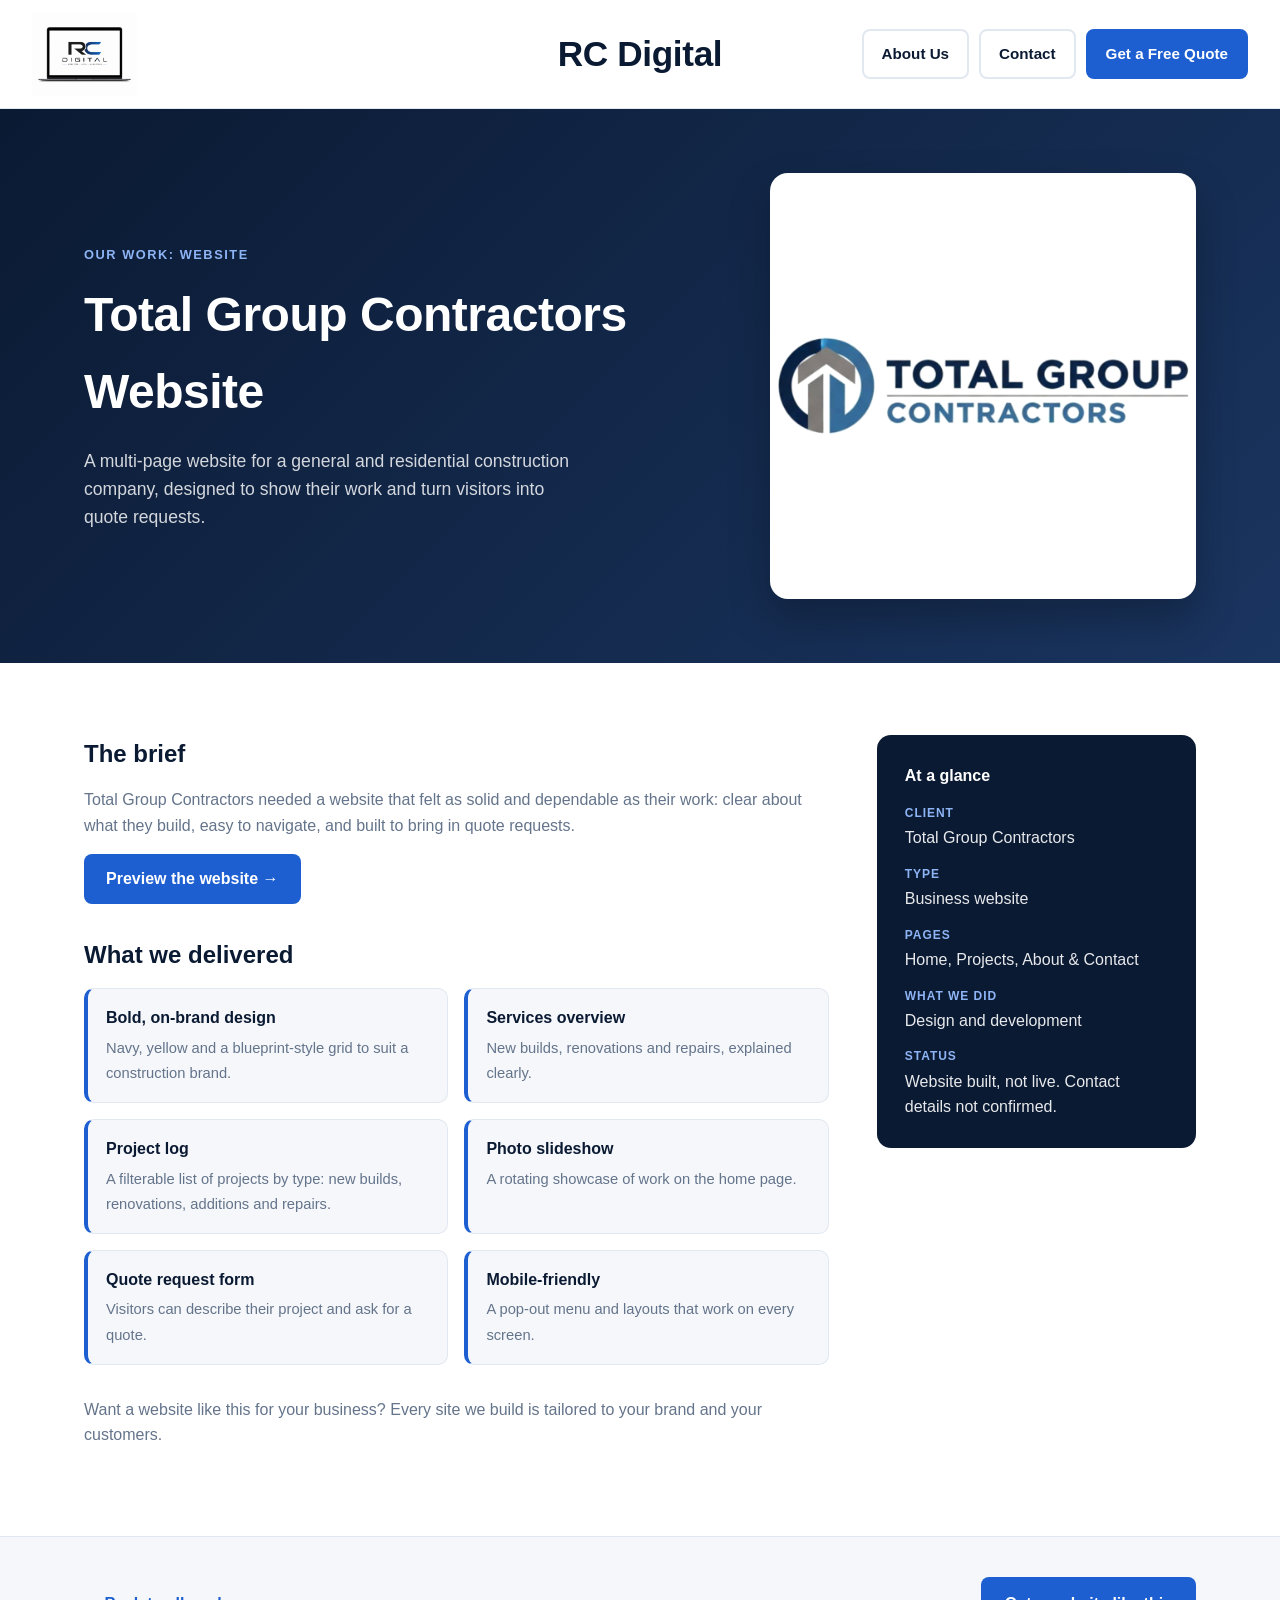
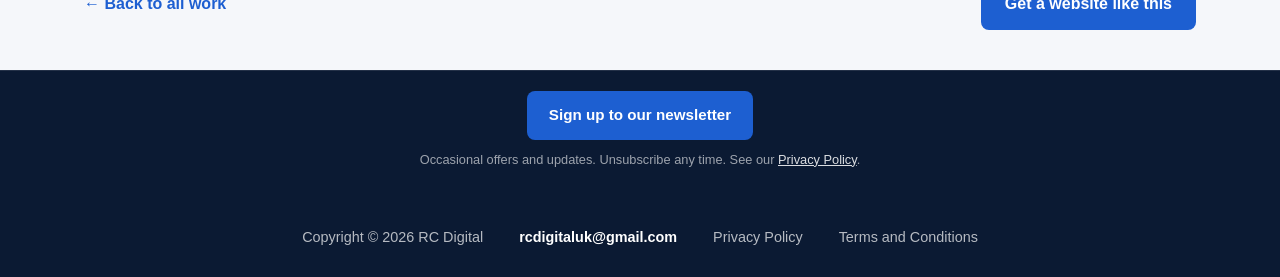
<file: total-group.html>
<!DOCTYPE html>
<html lang="en">
<head>
    <meta charset="utf-8">
    <meta name="viewport" content="width=device-width, initial-scale=1">
    <title>Total Group Contractors Website | RC Digital</title>
    <meta name="description" content="A multi-page website for a general and residential construction company, designed to show their work and turn visitors into quote requests.">
    <link href="styles.css" rel="stylesheet">
</head>

<body>
<header>
    <a href="index.html"><img src="Images/logo.png" alt="RC Digital Logo" class="sitelogo"></a>
    <h1>RC Digital</h1>
    <nav class="site-nav" aria-label="Main">
        <a href="about.html" class="nav-btn">About Us</a>
        <a href="contacts.html" class="nav-btn">Contact</a>
        <a href="contacts.html#enquiry" class="nav-btn primary">Get a Free Quote</a>
    </nav>
</header>

<section class="job-hero">
    <div class="container">
        <div>
            <span class="eyebrow">Our work: Website</span>
            <h2>Total Group Contractors Website</h2>
            <p>A multi-page website for a general and residential construction company, designed to show their work and turn visitors into quote requests.</p>
        </div>
        <div class="job-logo" style="background-image:url(Images/totalgrouplogo.png); --logo-bg:#FFFFFF;" role="img" aria-label="Total Group Contractors Website"></div>
    </div>
</section>

<section class="job-body">
    <div class="container">
        <div>
            <h3>The brief</h3>
            <p>Total Group Contractors needed a website that felt as solid and dependable as their work: clear about what they build, easy to navigate, and built to bring in quote requests.</p>
            <a class="live-link" href="https://total-group-website.vercel.app/" target="_blank" rel="noopener">Preview the website &rarr;</a>
            <h3>What we delivered</h3>
            <ul class="feature-list">
                <li><strong>Bold, on-brand design</strong><span>Navy, yellow and a blueprint-style grid to suit a construction brand.</span></li>
                <li><strong>Services overview</strong><span>New builds, renovations and repairs, explained clearly.</span></li>
                <li><strong>Project log</strong><span>A filterable list of projects by type: new builds, renovations, additions and repairs.</span></li>
                <li><strong>Photo slideshow</strong><span>A rotating showcase of work on the home page.</span></li>
                <li><strong>Quote request form</strong><span>Visitors can describe their project and ask for a quote.</span></li>
                <li><strong>Mobile-friendly</strong><span>A pop-out menu and layouts that work on every screen.</span></li>
            </ul>
            <p>Want a website like this for your business? Every site we build is tailored to your brand and your customers.</p>
        </div>
        <aside class="project-facts">
            <h4>At a glance</h4>
            <dl>
                <div><dt>Client</dt><dd>Total Group Contractors</dd></div>
                <div><dt>Type</dt><dd>Business website</dd></div>
                <div><dt>Pages</dt><dd>Home, Projects, About &amp; Contact</dd></div>
                <div><dt>What we did</dt><dd>Design and development</dd></div>
                <div><dt>Status</dt><dd>Website built, not live. Contact details not confirmed.</dd></div>
            </dl>
        </aside>
    </div>
</section>

<section class="job-nav">
    <div class="container">
        <a href="index.html#work" class="back-link">&larr; Back to all work</a>
        <a href="contacts.html" class="cta-link">Get a website like this</a>
    </div>
</section>

<div class="buttons">
    <a class="button2" href="mailto:rcdigitaluk@gmail.com?subject=Newsletter%20sign-up&amp;body=Hi%20RC%20Digital%2C%0A%0APlease%20add%20me%20to%20your%20newsletter%20for%20offers%20and%20updates.%20I%20understand%20I%20can%20unsubscribe%20at%20any%20time.%0A%0AName%3A%20%0ABusiness%20(optional)%3A%20">Sign up to our newsletter</a>
    <p class="newsletter-note">Occasional offers and updates. Unsubscribe any time. See our <a href="privacy.html">Privacy Policy</a>.</p>
</div>
<footer class="footer">
    <p>Copyright © 2026 RC Digital</p>
    <p><a class="footer-email" href="mailto:rcdigitaluk@gmail.com">rcdigitaluk@gmail.com</a></p>
    <p><a class="privpolicy" href="privacy.html">Privacy Policy</a></p>
    <p><a class="terms" href="terms.html">Terms and Conditions</a></p>
</footer>
</body>
</html>
</file>
<file: styles.css>
/* =========================================================
   RC DIGITAL — shared styles
   Palette: deep navy, brand blue, slate neutrals
   ========================================================= */
:root {
    --navy-900: #0B1A33;
    --navy-800: #102544;
    --navy-700: #1A3560;
    --blue-600: #1D5FD1;
    --blue-500: #2F74E8;
    --blue-100: #E6EFFD;
    --slate-50: #F5F7FA;
    --slate-200: #E2E8F0;
    --slate-500: #64748B;
    --slate-800: #1E293B;
    --white: #FFFFFF;

    --font: 'Inter', -apple-system, BlinkMacSystemFont, 'Segoe UI', Arial, sans-serif;
    --container: 1160px;
}

*, *::before, *::after { box-sizing: border-box; }

html, body {
    margin: 0;
    padding: 0;
}

body {
    font-family: var(--font);
    color: var(--slate-800);
    background-color: var(--white);
    line-height: 1.6;
    -webkit-font-smoothing: antialiased;
}

h1, h2, h3, h4, p { margin: 0; }
img { max-width: 100%; display: block; }
a { color: inherit; }

.container {
    max-width: var(--container);
    margin: 0 auto;
    padding: 0 24px;
}

/* ---------- Header ---------- */
header {
    background-color: var(--white);
    border-bottom: 1px solid var(--slate-200);
    padding: 12px 32px;
    display: grid;
    grid-template-columns: 1fr auto 1fr;
    align-items: center;
    gap: 16px;
}

.sitelogo {
    justify-self: start;
    height: 84px;
    width: auto;
    object-fit: contain;
}

h1 {
    color: var(--navy-900);
    font-size: 2.2rem;
    font-weight: 800;
    letter-spacing: -0.01em;
    justify-self: center;
}

.page-link {
    justify-self: end;
    text-decoration: none;
}

.button1 {
    font-family: var(--font);
    font-weight: 700;
    font-size: 1rem;
    color: var(--white);
    background-color: var(--blue-600);
    border: none;
    border-radius: 8px;
    padding: 14px 24px;
    cursor: pointer;
    transition: background-color .2s ease, transform .2s ease;
}

.button1:hover {
    background-color: var(--navy-700);
    transform: translateY(-2px);
}

/* ---------- Hero band ---------- */
.hero {
    background: linear-gradient(135deg, var(--navy-900), var(--navy-700));
}

.grassing {
    color: var(--white);
    padding: 72px 24px 32px;
    text-align: center;
}

.grassing h2 {
    font-size: clamp(1.8rem, 4vw, 2.8rem);
    font-weight: 800;
    letter-spacing: -0.01em;
}

.contents {
    padding: 0 24px 72px;
    text-align: center;
}

p.intro, .info {
    color: rgba(255, 255, 255, 0.82);
    font-size: 1.15rem;
    max-width: 720px;
    margin: 0 auto 10px;
}

/* ---------- Work grid ---------- */
.jobgrid {
    display: grid;
    grid-template-columns: repeat(auto-fit, minmax(240px, 1fr));
    background-color: var(--slate-50);
    padding: 72px max(24px, calc((100% - var(--container)) / 2));
    gap: 28px;
    justify-items: center;
}

.jobgrid h2 {
    grid-column: 1 / -1;
    text-align: center;
    color: var(--navy-900);
    font-size: 2rem;
    font-weight: 800;
    margin-bottom: 8px;
}

.job-link {
    text-decoration: none;
    width: 100%;
    max-width: 320px;
}

.job-card {
    position: relative;
    width: 100%;
    aspect-ratio: 1 / 1;
    border-radius: 14px;
    overflow: hidden;
    box-shadow: 0 6px 20px rgba(11, 26, 51, 0.10);
    transition: transform .25s ease, box-shadow .25s ease;
}

.job-card:hover {
    transform: translateY(-4px);
    box-shadow: 0 14px 30px rgba(11, 26, 51, 0.18);
}

.job1, .job2, .job3, .job4, .job5, .job6 {
    position: absolute;
    inset: 0;
    width: 100%;
    height: 100%;
    border: none;
    color: transparent;
    background-color: var(--white);
    background-size: contain;
    background-position: center;
    background-repeat: no-repeat;
    cursor: pointer;
    transition: filter .3s ease;
}

.job1 { background-image: url("Images/jobdocketlogo.png"); background-color: #000; }
.job2 { background-image: url("Images/applogo.png"); background-color: #F2F4F5; background-size: cover; }
.job3 { background-image: url("Images/lumalogo.png"); background-color: #F7EDE6; background-size: cover; }
.job4 { background-image: url("Images/northlogo.png.svg"); background-color: #FBF8F2; background-size: 85%; }
.job5 { background-image: url("Images/business.jpg"); }
.job6 { background-image: url("Images/company.jpeg"); background-color: #262626; background-size: cover; }

.job-card:hover .job1, .job-card:hover .job2, .job-card:hover .job3,
.job-card:hover .job4, .job-card:hover .job5, .job-card:hover .job6 {
    filter: blur(4px);
}

.job-overlay {
    position: absolute;
    inset: 0;
    display: flex;
    flex-direction: column;
    align-items: center;
    justify-content: center;
    gap: 8px;
    text-align: center;
    padding: 20px;
    color: var(--white);
    background: rgba(11, 26, 51, 0.78);
    opacity: 0;
    transition: opacity .3s ease;
}

.job-overlay h3 { font-size: 1.15rem; }
.job-overlay p { font-size: 0.92rem; color: rgba(255, 255, 255, 0.85); }

.job-card:hover .job-overlay { opacity: 1; }

/* ---------- Reviews ---------- */
.reviewheading {
    color: var(--white);
    font-size: 2rem;
    font-weight: 800;
    background-color: var(--navy-800);
    text-align: center;
    padding: 64px 24px 8px;
}

.reviews {
    position: relative;
    height: 170px;
    overflow: hidden;
    background-color: var(--navy-800);
}

.review-card {
    position: absolute;
    inset: 0;
    display: flex;
    align-items: center;
    justify-content: center;
    padding: 24px;
    text-align: center;
    opacity: 0;
    animation: cycle 12s infinite;
    color: rgba(255, 255, 255, 0.92);
    font-size: 1.3rem;
    font-style: italic;
    font-weight: 500;
}

.review-card:nth-child(2) { animation-delay: 4s; }
.review-card:nth-child(3) { animation-delay: 8s; }

@keyframes cycle {
    0%   { opacity: 0; }
    5%   { opacity: 1; }
    28%  { opacity: 1; }
    33%  { opacity: 0; }
    100% { opacity: 0; }
}

/* ---------- Footer ---------- */
.footer {
    background-color: var(--navy-900);
    color: rgba(255, 255, 255, 0.7);
    padding: 28px 24px;
    display: flex;
    flex-wrap: wrap;
    justify-content: center;
    gap: 12px 36px;
    font-size: 0.9rem;
}

.privpolicy, .terms {
    color: rgba(255, 255, 255, 0.7);
    text-decoration: none;
}

.privpolicy:hover, .terms:hover { color: var(--white); }

.buttons {
    background-color: var(--navy-900);
    border-top: 1px solid rgba(255, 255, 255, 0.1);
    padding: 20px 24px 28px;
    text-align: center;
}

.button2 {
    font-family: var(--font);
    font-weight: 600;
    font-size: 0.95rem;
    color: var(--white);
    background-color: var(--blue-600);
    border: none;
    border-radius: 8px;
    padding: 12px 22px;
    cursor: pointer;
    transition: background-color .2s ease;
}

.button2:hover { background-color: var(--blue-500); }

/* =========================================================
   Contact page
   ========================================================= */
.contactpage {
    background: linear-gradient(135deg, var(--navy-900), var(--navy-700));
    color: var(--white);
    text-align: center;
    padding: 72px 24px;
}

.contactpage h2 {
    font-size: clamp(1.8rem, 4vw, 2.6rem);
    font-weight: 800;
    margin-bottom: 12px;
}

.contacth2 {
    color: rgba(255, 255, 255, 0.82);
    font-size: 1.15rem;
    font-weight: 500;
}

.contactinfo {
    background-color: var(--slate-50);
    padding: 72px 24px;
    display: flex;
    flex-wrap: wrap;
    justify-content: center;
    gap: 24px;
}

.contact-item {
    background-color: var(--white);
    border: 1px solid var(--slate-200);
    border-radius: 14px;
    padding: 28px 32px;
    min-width: 260px;
    text-align: center;
    text-decoration: none;
    box-shadow: 0 6px 20px rgba(11, 26, 51, 0.06);
    transition: transform .2s ease, border-color .2s ease;
}

.contact-item:hover {
    transform: translateY(-3px);
    border-color: var(--blue-600);
}

.contact-item .label {
    display: block;
    font-size: 0.8rem;
    font-weight: 700;
    letter-spacing: 0.08em;
    text-transform: uppercase;
    color: var(--blue-600);
    margin-bottom: 6px;
}

.contact-item .value {
    font-size: 1.25rem;
    font-weight: 700;
    color: var(--navy-900);
}

/* =========================================================
   Job (case study) pages
   ========================================================= */
.job-hero {
    background: linear-gradient(135deg, var(--navy-900), var(--navy-700));
    color: var(--white);
    padding: 64px 0;
}

.job-hero .container {
    display: grid;
    grid-template-columns: 1.2fr 0.8fr;
    gap: 48px;
    align-items: center;
}

.eyebrow {
    display: inline-block;
    font-size: 0.8rem;
    font-weight: 700;
    letter-spacing: 0.12em;
    text-transform: uppercase;
    color: #8DB4F5;
    margin-bottom: 12px;
}

.job-hero h2 {
    font-size: clamp(2rem, 4vw, 3rem);
    font-weight: 800;
    letter-spacing: -0.01em;
    margin-bottom: 16px;
}

.job-hero p {
    color: rgba(255, 255, 255, 0.82);
    font-size: 1.1rem;
    max-width: 52ch;
}

.job-logo {
    aspect-ratio: 1 / 1;
    border-radius: 18px;
    background-color: var(--logo-bg, var(--white));
    background-size: contain;
    background-position: center;
    background-repeat: no-repeat;
    box-shadow: 0 20px 40px rgba(0, 0, 0, 0.25);
}

.job-body {
    padding: 72px 0;
}

.job-body .container {
    display: grid;
    grid-template-columns: 1.4fr 0.6fr;
    gap: 48px;
    align-items: start;
}

.job-body h3 {
    color: var(--navy-900);
    font-size: 1.5rem;
    font-weight: 800;
    margin-bottom: 14px;
}

.job-body p {
    color: var(--slate-500);
    margin-bottom: 16px;
}

.feature-list {
    list-style: none;
    padding: 0;
    margin: 8px 0 32px;
    display: grid;
    grid-template-columns: 1fr 1fr;
    gap: 16px;
}

.feature-list li {
    background-color: var(--slate-50);
    border: 1px solid var(--slate-200);
    border-left: 4px solid var(--blue-600);
    border-radius: 10px;
    padding: 16px 18px;
}

.feature-list strong {
    display: block;
    color: var(--navy-900);
    margin-bottom: 4px;
}

.feature-list span {
    color: var(--slate-500);
    font-size: 0.92rem;
}

.project-facts {
    background-color: var(--navy-900);
    color: var(--white);
    border-radius: 14px;
    padding: 28px;
    position: sticky;
    top: 24px;
}

.project-facts h4 {
    font-size: 1rem;
    margin-bottom: 16px;
}

.project-facts dl { margin: 0; display: grid; gap: 14px; }
.project-facts dt {
    font-size: 0.75rem;
    font-weight: 700;
    letter-spacing: 0.08em;
    text-transform: uppercase;
    color: #8DB4F5;
}
.project-facts dd { margin: 2px 0 0; color: rgba(255, 255, 255, 0.9); }

.job-nav {
    background-color: var(--slate-50);
    border-top: 1px solid var(--slate-200);
    padding: 40px 0;
}

.job-nav .container {
    display: flex;
    flex-wrap: wrap;
    justify-content: space-between;
    align-items: center;
    gap: 16px;
}

.back-link {
    color: var(--blue-600);
    font-weight: 700;
    text-decoration: none;
}

.back-link:hover { text-decoration: underline; }

.cta-link {
    background-color: var(--blue-600);
    color: var(--white);
    font-weight: 700;
    text-decoration: none;
    padding: 14px 24px;
    border-radius: 8px;
    transition: background-color .2s ease;
}

.cta-link:hover { background-color: var(--navy-700); }

/* =========================================================
   Responsive
   ========================================================= */
@media (max-width: 800px) {
    header {
        grid-template-columns: 1fr;
        justify-items: center;
        padding: 16px;
    }
    .sitelogo, .page-link { justify-self: center; }
    .sitelogo { height: 64px; }
    h1 { font-size: 1.8rem; }

    .job-hero .container,
    .job-body .container { grid-template-columns: 1fr; }
    .job-logo { max-width: 280px; }
    .feature-list { grid-template-columns: 1fr; }
    .project-facts { position: static; }

    .reviews { height: 220px; }
    .review-card { font-size: 1.1rem; }
}

.contact-note {
    display: block;
    max-width: 340px;
    margin: 10px auto 0;
    font-size: 0.92rem;
    color: var(--slate-500);
}

.footer-email {
    color: var(--white);
    font-weight: 600;
    text-decoration: none;
}

.footer-email:hover { text-decoration: underline; }

/* =========================================================
   Legal pages (privacy, terms)
   ========================================================= */
.legal {
    padding: 64px 0 80px;
}

.legal .container {
    max-width: 780px;
}

.legal .updated {
    color: var(--slate-500);
    font-size: 0.9rem;
    margin-bottom: 32px;
}

.legal h3 {
    color: var(--navy-900);
    font-size: 1.25rem;
    font-weight: 800;
    margin: 36px 0 10px;
}

.legal p,
.legal li {
    color: var(--slate-800);
    margin-bottom: 12px;
}

.legal ul {
    padding-left: 22px;
    margin: 0 0 12px;
}

.legal a {
    color: var(--blue-600);
    font-weight: 600;
}

/* Newsletter sign-up link styled as a button */
a.button2 {
    display: inline-block;
    text-decoration: none;
}

.newsletter-note {
    margin-top: 10px;
    font-size: 0.8rem;
    color: rgba(255, 255, 255, 0.6);
}

.newsletter-note a {
    color: rgba(255, 255, 255, 0.85);
}

/* =========================================================
   Work sections: real work + example designs
   ========================================================= */
.jobgrid .section-intro {
    grid-column: 1 / -1;
    text-align: center;
    color: var(--slate-500);
    font-size: 1.05rem;
    max-width: 620px;
    margin: -8px auto 12px;
}

.examplegrid {
    background-color: var(--white);
}

.job7 {
    position: absolute;
    inset: 0;
    width: 100%;
    height: 100%;
    border: none;
    color: transparent;
    background-color: var(--white);
    background-image: url("Images/totalgrouplogo.png");
    background-size: 88%;
    background-position: center;
    background-repeat: no-repeat;
    cursor: pointer;
    transition: filter .3s ease;
}

.job-card:hover .job7 { filter: blur(4px); }

.examplegrid .job-card {
    border: 1px solid var(--slate-200);
}

.example-tag {
    position: absolute;
    top: 12px;
    left: 12px;
    z-index: 1;
    background-color: var(--navy-900);
    color: var(--white);
    font-size: 0.72rem;
    font-weight: 700;
    letter-spacing: 0.08em;
    text-transform: uppercase;
    padding: 4px 10px;
    border-radius: 999px;
}

/* App screenshots on the Job Docket page */
.screens {
    display: grid;
    grid-template-columns: repeat(3, 1fr);
    gap: 16px;
    margin: 8px 0 32px;
}

.screens figure {
    margin: 0;
    text-align: center;
}

.screens img {
    width: 100%;
    border-radius: 16px;
    box-shadow: 0 10px 24px rgba(11, 26, 51, 0.18);
}

.screens figcaption {
    margin-top: 8px;
    font-size: 0.85rem;
    color: var(--slate-500);
}

.live-link {
    display: inline-block;
    margin: 0 0 32px;
    background-color: var(--blue-600);
    color: var(--white);
    font-weight: 700;
    text-decoration: none;
    padding: 12px 22px;
    border-radius: 8px;
}

.live-link:hover { background-color: var(--navy-700); }

@media (max-width: 800px) {
    .screens { grid-template-columns: 1fr 1fr; }
}

/* Centre the two real-work cards */
#work {
    grid-template-columns: repeat(2, minmax(0, 320px));
    justify-content: center;
}

@media (max-width: 720px) {
    #work { grid-template-columns: minmax(0, 320px); }
}

/* =========================================================
   Logos & brand design section
   ========================================================= */
.branding {
    background: linear-gradient(135deg, var(--navy-900), var(--navy-700));
    color: var(--white);
    padding: 72px 0;
    text-align: center;
}

.branding h2 {
    font-size: 2rem;
    font-weight: 800;
    margin-bottom: 12px;
}

.branding .section-intro {
    color: rgba(255, 255, 255, 0.82);
    font-size: 1.05rem;
    max-width: 680px;
    margin: 0 auto 40px;
}

.brand-grid {
    display: grid;
    grid-template-columns: repeat(auto-fit, minmax(220px, 1fr));
    gap: 24px;
    text-align: left;
}

.brand-card {
    background: rgba(255, 255, 255, 0.06);
    border: 1px solid rgba(255, 255, 255, 0.15);
    border-radius: 14px;
    padding: 28px 24px;
    transition: transform .25s ease, background-color .25s ease;
}

.brand-card:hover {
    transform: translateY(-4px);
    background: rgba(255, 255, 255, 0.10);
}

.brand-icon {
    width: 40px;
    height: 40px;
    fill: none;
    stroke: #8DB4F5;
    stroke-width: 1.8;
    stroke-linecap: round;
    stroke-linejoin: round;
    margin-bottom: 14px;
}

.brand-card h3 {
    font-size: 1.15rem;
    margin-bottom: 8px;
}

.brand-card p {
    color: rgba(255, 255, 255, 0.78);
    font-size: 0.95rem;
}

.brand-cta {
    margin-top: 40px;
}

.brand-cta .cta-link {
    display: inline-block;
}
/* Logos we've designed */
.logo-work-heading {
    font-size: 1.3rem;
    font-weight: 800;
    margin: 56px 0 20px;
}

.logo-work {
    display: grid;
    grid-template-columns: repeat(2, minmax(0, 360px));
    justify-content: center;
    gap: 28px;
}

.logo-tile {
    margin: 0;
    text-align: left;
}

.logo-frame {
    aspect-ratio: 4 / 3;
    border-radius: 14px;
    overflow: hidden;
    display: flex;
    align-items: center;
    justify-content: center;
    padding: 20px;
    box-shadow: 0 14px 30px rgba(0, 0, 0, 0.25);
}

.logo-frame-light { background-color: var(--white); }
.logo-frame-dark  { background-color: #000000; }

.logo-frame img {
    max-width: 100%;
    max-height: 100%;
    object-fit: contain;
}

.logo-tile figcaption {
    margin-top: 12px;
}

.logo-tile figcaption strong {
    display: block;
    font-size: 1.05rem;
}

.logo-tile figcaption span {
    color: rgba(255, 255, 255, 0.75);
    font-size: 0.92rem;
}

@media (max-width: 720px) {
    .logo-work { grid-template-columns: minmax(0, 360px); }
}
/* Dog grooming example card */
.job8 {
    position: absolute;
    inset: 0;
    width: 100%;
    height: 100%;
    border: none;
    color: transparent;
    background-color: #E6F4F1;
    background-image: url("Images/pawprint-logo.svg");
    background-size: cover;
    background-position: center;
    cursor: pointer;
    transition: filter .3s ease;
}

.job-card:hover .job8 { filter: blur(4px); }
/* =========================================================
   Header navigation (About Us / Contact / Get a Free Quote)
   ========================================================= */
.site-nav {
    justify-self: end;
    display: flex;
    flex-wrap: wrap;
    justify-content: flex-end;
    gap: 10px;
}

.nav-btn {
    font-family: var(--font);
    font-weight: 700;
    font-size: 0.95rem;
    text-decoration: none;
    color: var(--navy-900);
    background-color: var(--white);
    border: 2px solid var(--slate-200);
    border-radius: 8px;
    padding: 11px 18px;
    white-space: nowrap;
    transition: border-color .2s ease, color .2s ease, background-color .2s ease, transform .2s ease;
}

.nav-btn:hover {
    border-color: var(--blue-600);
    color: var(--blue-600);
    transform: translateY(-2px);
}

.nav-btn[aria-current="page"] {
    border-color: var(--blue-600);
    color: var(--blue-600);
}

.nav-btn.primary {
    background-color: var(--blue-600);
    border-color: var(--blue-600);
    color: var(--white);
}

.nav-btn.primary:hover {
    background-color: var(--navy-700);
    border-color: var(--navy-700);
    color: var(--white);
}

.nav-btn:focus-visible {
    outline: 3px solid var(--blue-500);
    outline-offset: 2px;
}

@media (max-width: 800px) {
    .site-nav { justify-self: center; justify-content: center; }
    .nav-btn { padding: 9px 14px; font-size: 0.9rem; }
}

/* =========================================================
   About page
   ========================================================= */
.about-story {
    padding: 72px 0 40px;
}

.about-story .container {
    display: grid;
    grid-template-columns: 1.4fr 0.6fr;
    gap: 48px;
    align-items: start;
}

.about-story h3,
.about-values h3 {
    color: var(--navy-900);
    font-size: 1.6rem;
    font-weight: 800;
    margin-bottom: 14px;
}

.about-story p {
    color: var(--slate-800);
    font-size: 1.05rem;
    margin-bottom: 16px;
    max-width: 65ch;
}

.about-values {
    background-color: var(--slate-50);
    padding: 64px 0;
}

.values-grid {
    display: grid;
    grid-template-columns: repeat(auto-fit, minmax(230px, 1fr));
    gap: 20px;
}

.value-card {
    background-color: var(--white);
    border: 1px solid var(--slate-200);
    border-radius: 14px;
    padding: 26px 24px;
}

.value-card .brand-icon {
    stroke: var(--blue-600);
}

.value-card h4 {
    color: var(--navy-900);
    font-size: 1.15rem;
    margin: 0 0 8px;
}

.value-card p {
    color: var(--slate-500);
}

.about-steps {
    display: block;
}

.about-steps .feature-list {
    grid-template-columns: repeat(auto-fit, minmax(220px, 1fr));
}

@media (max-width: 800px) {
    .about-story .container { grid-template-columns: 1fr; }
}
/* Value cards: 4 across, 2 x 2 on tablets, 1 column on phones */
.values-grid { grid-template-columns: repeat(4, minmax(0, 1fr)); }
@media (max-width: 1000px) { .values-grid { grid-template-columns: repeat(2, minmax(0, 1fr)); } }
@media (max-width: 560px) { .values-grid { grid-template-columns: 1fr; } }
/* How we work: use the full width (overrides the two-column job-body layout) */
.job-body .about-steps { display: block; }
.about-steps .feature-list { grid-template-columns: repeat(4, minmax(0, 1fr)); }
@media (max-width: 1000px) { .about-steps .feature-list { grid-template-columns: repeat(2, minmax(0, 1fr)); } }
@media (max-width: 560px) { .about-steps .feature-list { grid-template-columns: 1fr; } }
/* =========================================================
   Contact page (redesign)
   ========================================================= */
.contact-hero {
    background: linear-gradient(135deg, var(--navy-900), var(--navy-700));
    color: var(--white);
    padding: 64px 0 56px;
}

.contact-hero h2 {
    font-size: clamp(2rem, 4vw, 2.8rem);
    font-weight: 800;
    margin-bottom: 14px;
    text-wrap: balance;
}

.contact-hero p {
    color: rgba(255, 255, 255, 0.82);
    font-size: 1.1rem;
    max-width: 62ch;
}

.trust-list {
    list-style: none;
    padding: 0;
    margin: 24px 0 0;
    display: flex;
    flex-wrap: wrap;
    gap: 10px 26px;
    font-weight: 700;
}

.trust-list li::before {
    content: "\2713";
    color: #8DB4F5;
    margin-right: 8px;
}

.contact-main {
    background-color: var(--slate-50);
    padding: 56px 0 64px;
}

.contact-main .container {
    display: grid;
    grid-template-columns: minmax(0, 1.5fr) minmax(0, 1fr);
    gap: 32px;
    align-items: start;
}

.enquiry-form {
    background-color: var(--white);
    border: 1px solid var(--slate-200);
    border-radius: 16px;
    padding: 32px;
    display: grid;
    gap: 18px;
    box-shadow: 0 10px 30px rgba(11, 26, 51, 0.06);
}

.enquiry-form h3 {
    color: var(--navy-900);
    font-size: 1.5rem;
    font-weight: 800;
}

.form-intro {
    color: var(--slate-500);
    margin-top: -8px;
}

.form-row {
    display: grid;
    grid-template-columns: 1fr 1fr;
    gap: 16px;
}

.enquiry-form label {
    display: grid;
    gap: 6px;
    font-weight: 700;
    font-size: 0.92rem;
    color: var(--navy-900);
}

.enquiry-form input[type="text"],
.enquiry-form input[type="email"],
.enquiry-form input[type="tel"],
.enquiry-form textarea {
    font: inherit;
    font-weight: 400;
    font-size: 1rem;
    padding: 12px 14px;
    border: 1px solid var(--slate-200);
    border-radius: 10px;
    background-color: var(--white);
    color: var(--slate-800);
    min-width: 0;
    transition: border-color .2s ease, box-shadow .2s ease;
}

.enquiry-form textarea { resize: vertical; min-height: 120px; }

.enquiry-form input:focus,
.enquiry-form textarea:focus {
    outline: none;
    border-color: var(--blue-600);
    box-shadow: 0 0 0 3px var(--blue-100);
}

.req { color: var(--blue-600); }
.optional { color: var(--slate-500); font-weight: 400; }

.enquiry-form fieldset {
    border: 0;
    padding: 0;
    margin: 0;
    display: grid;
    gap: 10px;
}

.enquiry-form legend {
    font-weight: 700;
    font-size: 0.92rem;
    color: var(--navy-900);
    padding: 0;
    margin-bottom: 10px;
}

.choice-grid {
    display: grid;
    grid-template-columns: repeat(3, minmax(0, 1fr));
    gap: 10px;
}

.enquiry-form label.choice {
    display: flex;
    align-items: center;
    gap: 10px;
    font-weight: 600;
    border: 1px solid var(--slate-200);
    border-radius: 10px;
    padding: 11px 12px;
    cursor: pointer;
    transition: border-color .2s ease, background-color .2s ease;
}

.enquiry-form label.choice:hover { border-color: var(--blue-600); }
.choice input { accent-color: var(--blue-600); width: 18px; height: 18px; flex: none; }
.enquiry-form label.choice:has(input:checked) { border-color: var(--blue-600); background-color: var(--blue-100); }

.submit-btn {
    justify-self: start;
    font: inherit;
    font-weight: 700;
    font-size: 1.05rem;
    color: var(--white);
    background-color: var(--blue-600);
    border: none;
    border-radius: 10px;
    padding: 14px 28px;
    cursor: pointer;
    transition: background-color .2s ease, transform .2s ease;
}

.submit-btn:hover { background-color: var(--navy-700); transform: translateY(-2px); }
.submit-btn:focus-visible { outline: 3px solid var(--blue-500); outline-offset: 2px; }

.form-status { font-weight: 700; min-height: 1em; }
.form-status.ok { color: #17663A; }
.form-status.error { color: #B42318; }
.form-small { font-size: 0.85rem; color: var(--slate-500); }
.form-small a { color: var(--blue-600); }

.contact-side { display: grid; gap: 20px; }

.contact-card {
    background-color: var(--navy-900);
    color: var(--white);
    border-radius: 16px;
    padding: 26px;
    display: grid;
    gap: 12px;
}

.contact-card h3 { font-size: 1.15rem; font-weight: 800; }
.contact-card p { color: rgba(255, 255, 255, 0.78); }

.email-link {
    font-size: 1.3rem;
    font-weight: 800;
    color: #8DB4F5;
    text-decoration: none;
    word-break: break-word;
}

.email-link:hover { text-decoration: underline; }

.copy-btn {
    justify-self: start;
    font: inherit;
    font-weight: 700;
    font-size: 0.9rem;
    color: var(--white);
    background: transparent;
    border: 1px solid rgba(255, 255, 255, 0.35);
    border-radius: 8px;
    padding: 8px 14px;
    cursor: pointer;
}

.copy-btn:hover { border-color: var(--white); }

.contact-card.light {
    background-color: var(--white);
    color: var(--slate-800);
    border: 1px solid var(--slate-200);
}

.contact-card.light h3 { color: var(--navy-900); }
.contact-card.light p { color: var(--slate-500); }

.next-steps {
    list-style: none;
    padding: 0;
    margin: 0;
    display: grid;
    gap: 14px;
    counter-reset: step;
}

.next-steps li {
    display: grid;
    grid-template-columns: 32px 1fr;
    column-gap: 12px;
}

.next-steps li::before {
    counter-increment: step;
    content: counter(step);
    grid-row: span 2;
    width: 32px;
    height: 32px;
    border-radius: 50%;
    background-color: var(--blue-100);
    color: var(--blue-600);
    font-weight: 800;
    display: grid;
    place-items: center;
}

.next-steps strong { color: var(--navy-900); }
.next-steps span { color: var(--slate-500); font-size: 0.92rem; }

.contact-faq {
    padding: 56px 0 64px;
}

.contact-faq h3 {
    color: var(--navy-900);
    font-size: 1.6rem;
    font-weight: 800;
    margin-bottom: 18px;
}

.faq-list {
    display: grid;
    gap: 12px;
    max-width: 820px;
}

.faq-list details {
    border: 1px solid var(--slate-200);
    border-radius: 12px;
    padding: 16px 20px;
    background-color: var(--white);
}

.faq-list summary {
    cursor: pointer;
    font-weight: 700;
    color: var(--navy-900);
}

.faq-list details p {
    margin-top: 10px;
    color: var(--slate-500);
}

@media (max-width: 900px) {
    .contact-main .container { grid-template-columns: 1fr; }
    .choice-grid { grid-template-columns: repeat(2, minmax(0, 1fr)); }
}

@media (max-width: 560px) {
    .form-row { grid-template-columns: 1fr; }
    .choice-grid { grid-template-columns: 1fr; }
    .enquiry-form { padding: 22px; }
}
.label-text { display: block; }

/* Spam trap on the contact form: kept off-screen so people never see it */
.hp-field { position: absolute; left: -9999px; width: 1px; height: 1px; overflow: hidden; }
.enquiry-form { position: relative; }
.submit-btn:disabled { opacity: 0.6; cursor: wait; transform: none; }
</file>
